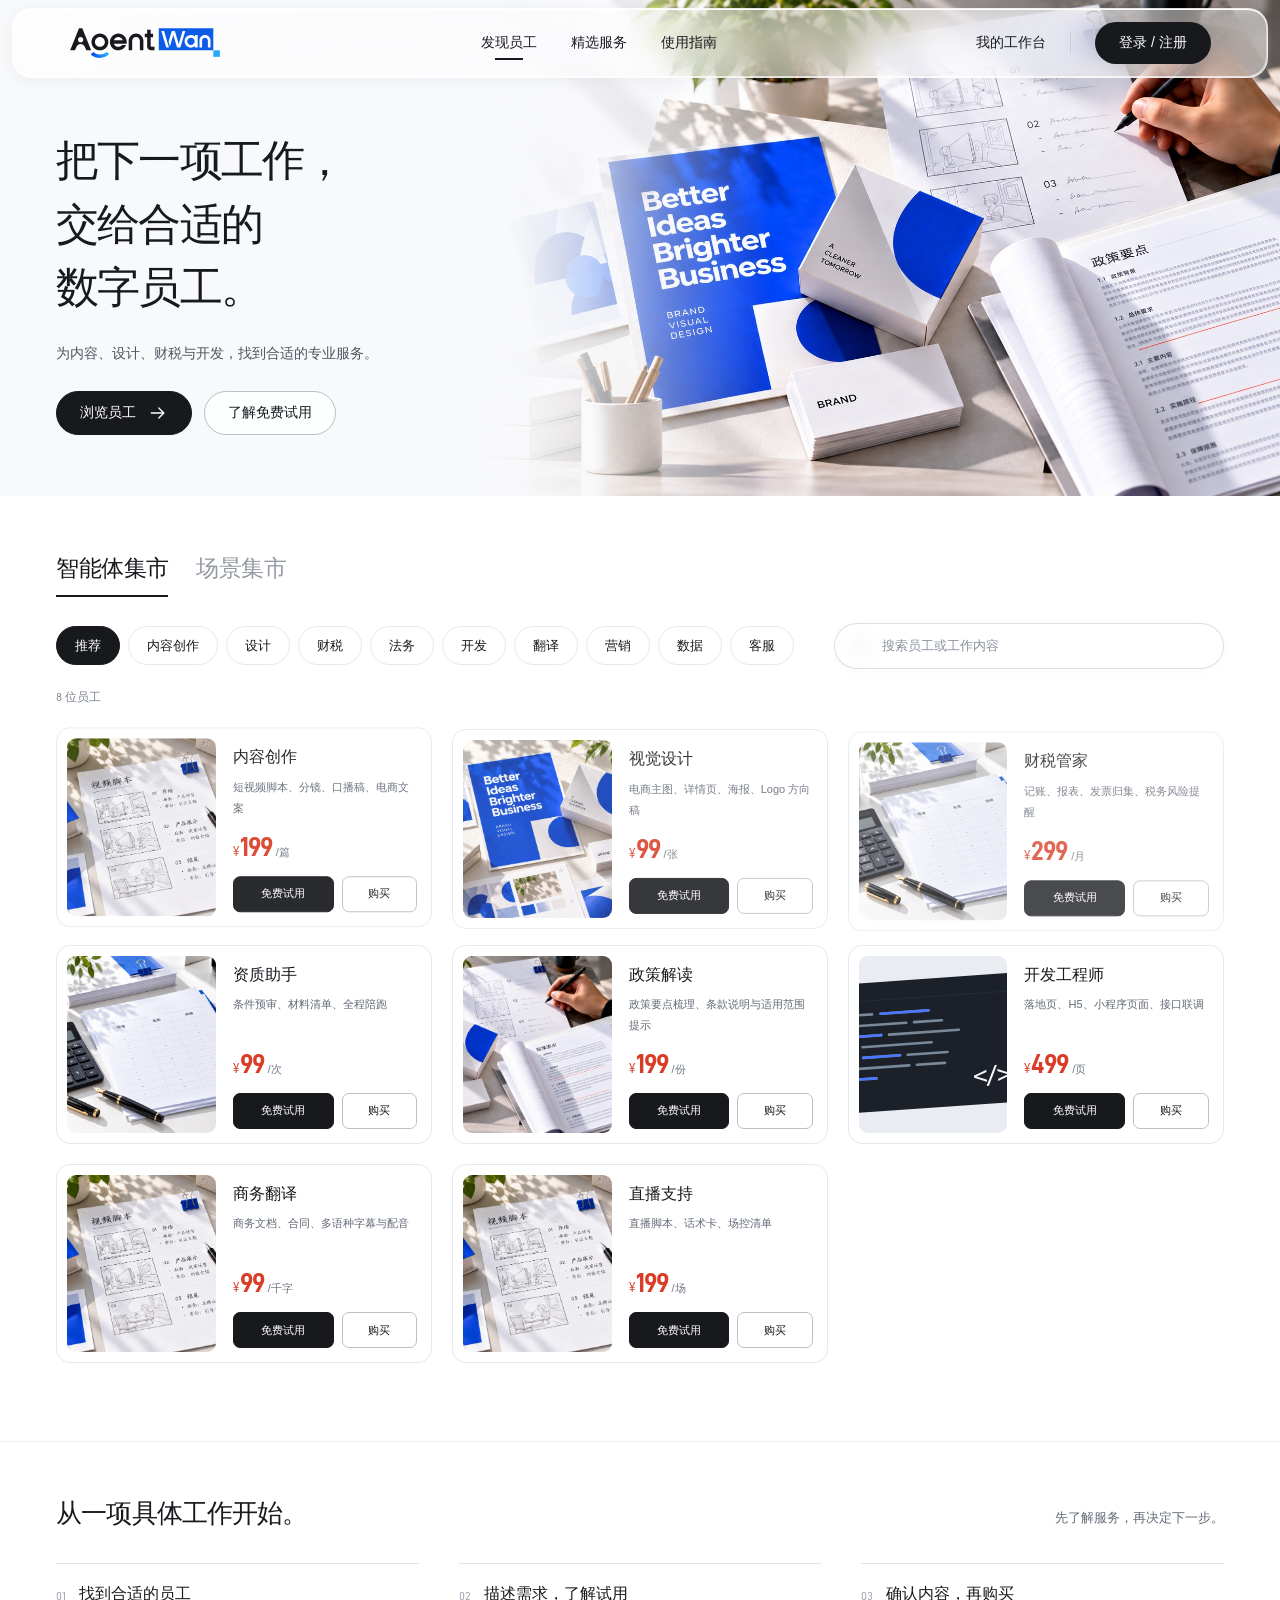
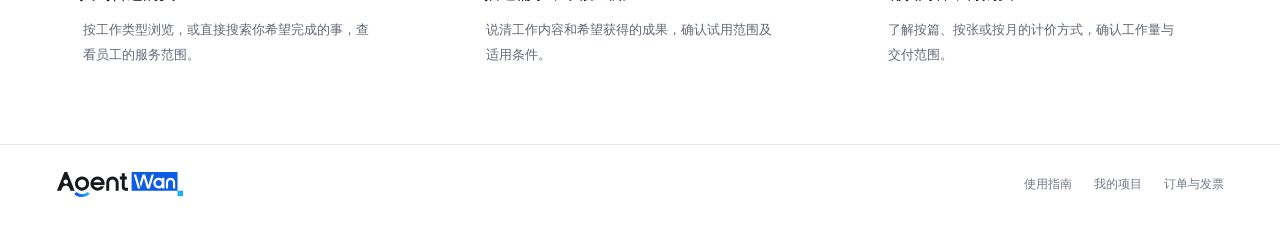
<file: index.html>
<!doctype html>
<html lang="zh-CN">
<head>
  <meta charset="utf-8"><meta name="viewport" content="width=device-width,initial-scale=1">
  <meta name="description" content="从内容创作、视觉设计到政策解读，为下一项工作找到合适的数字员工。">
  <meta name="theme-color" content="#f8f9fb"><title>智能体集市 · 找到合适的数字员工</title>
  <link rel="icon" href="assets/favicon.svg" type="image/svg+xml">
  <link rel="preload" href="assets/hero.jpg" as="image"><link rel="stylesheet" href="styles.css"><link rel="stylesheet" href="scenes.css">
  <script src="vendor/gsap.min.js" defer></script><script src="vendor/ScrollTrigger.min.js" defer></script>
  <script src="catalog.js" defer></script><script src="app.js" defer></script><script src="scenes.js" defer></script><script src="motion.js" defer></script>
</head>
<body>
<svg width="0" height="0" aria-hidden="true" style="position:absolute;pointer-events:none"><defs><filter id="glass-refraction" x="0" y="0" width="100%" height="100%" color-interpolation-filters="sRGB"><feTurbulence type="fractalNoise" baseFrequency=".012 .04" numOctaves="1" seed="8" result="noise"/><feGaussianBlur in="noise" stdDeviation="2" result="softNoise"/><feDisplacementMap in="SourceGraphic" in2="softNoise" scale="5" xChannelSelector="R" yChannelSelector="G"/></filter></defs></svg>
<a class="skip-link" href="#employees">跳转到员工目录</a>
<header class="site-header">
  <a class="wordmark" href="#hero" aria-label="智能体集市首页"><img src="assets/agentwan.svg" alt="AgentWan" width="152" height="33"></a>
  <nav class="main-nav" aria-label="主导航"><a href="#employees" data-nav="discover" class="is-active" aria-current="location">发现员工</a><a href="#featured" data-nav="featured">精选服务</a><a href="#how-it-works" data-nav="guide">使用指南</a></nav>
  <div class="account-nav"><a href="workspace.html">我的工作台</a><span class="nav-divider" aria-hidden="true"></span><button class="login-button" data-action="account">登录 / 注册</button></div>
</header>
<main>
  <section class="hero" id="hero" aria-labelledby="hero-title">
    <div class="hero-layout">
      <div class="hero-content">
        <h1 class="hero-title" id="hero-title" data-hero-title><span data-title-line>把下一项工作，</span><span data-title-line>交给合适的</span><span data-title-line>数字员工。</span></h1>
        <p class="hero-subtitle" data-hero-copy>为内容、设计、财税与开发，<br class="mobile-break">找到合适的专业服务。</p>
        <div class="hero-actions" data-hero-actions><a class="button button-primary" href="#employees">浏览员工 <svg viewBox="0 0 24 24" aria-hidden="true"><path d="M4 12h15M13 6l6 6-6 6"/></svg></a><a class="button button-secondary" href="#how-it-works">了解免费试用</a></div>
      </div>
      <div class="hero-visual" data-hero-visual><img src="assets/hero.jpg" width="1642" height="958" alt="蓝色视觉设计稿、手写分镜与政策解读材料组成的工作成果画廊" fetchpriority="high" decoding="async"></div>
    </div>
  </section>
  <section class="catalog-section" id="employees" aria-label="智能体与场景集市">
    <span class="section-anchor" id="featured" aria-hidden="true"></span><div id="marketplace-tabs" class="marketplace-tabs" role="tablist" aria-label="选择集市"><button id="tab-agents" role="tab" type="button" data-market-tab="agents" aria-selected="true" aria-controls="agent-panel" class="is-active">智能体集市</button><button id="tab-scenes" role="tab" type="button" data-market-tab="scenes" aria-selected="false" aria-controls="scenario-panel" tabindex="-1">场景集市</button></div><div id="agent-panel" role="tabpanel" aria-labelledby="tab-agents">
    <div class="catalog-toolbar"><div class="category-filters" id="category-filters" role="group" aria-label="按服务类型筛选"><button type="button" data-category="all" class="is-active" aria-pressed="true">推荐</button><button type="button" data-category="内容创作" class="" aria-pressed="false">内容创作</button><button type="button" data-category="设计" class="" aria-pressed="false">设计</button><button type="button" data-category="财税" class="" aria-pressed="false">财税</button><button type="button" data-category="法务" class="" aria-pressed="false">法务</button><button type="button" data-category="开发" class="" aria-pressed="false">开发</button><button type="button" data-category="翻译" class="" aria-pressed="false">翻译</button><button type="button" data-category="营销" class="" aria-pressed="false">营销</button><button type="button" data-category="数据" class="" aria-pressed="false">数据</button><button type="button" data-category="客服" class="" aria-pressed="false">客服</button></div><label class="search-wrap"><span class="sr-only">搜索员工或工作内容</span><svg viewBox="0 0 24 24" aria-hidden="true"><circle cx="10.5" cy="10.5" r="6.5"/><path d="m16 16 4 4"/></svg><input type="search" id="role-search" placeholder="搜索员工或工作内容" autocomplete="off"></label></div><p class="result-count" id="result-count" aria-live="polite">8 位员工</p>
    <div class="role-grid" id="role-grid"><article class="role-card" data-category="内容创作" data-name="内容创作" data-description="短视频脚本、分镜、口播稿、电商文案">
  <button class="role-cover cover-content" data-action="details" data-role="content" aria-label="了解内容创作"><img src="assets/work-content.jpg" alt="内容创作工作素材" width="480" height="360" loading="eager" decoding="async"></button>
  <div class="role-info"><button class="role-title" data-action="details" data-role="content">内容创作</button><p class="role-description">短视频脚本、分镜、口播稿、电商文案</p><p class="role-price"><span class="currency">¥</span>199<span class="unit">/篇</span></p><div class="role-actions"><button class="button button-primary" data-action="trial" data-role="content">免费试用</button><button class="button button-secondary" data-action="buy" data-role="content">购买</button></div></div>
</article>
<article class="role-card" data-category="设计" data-name="视觉设计" data-description="电商主图、详情页、海报、Logo 方向稿">
  <button class="role-cover cover-design" data-action="details" data-role="design" aria-label="了解视觉设计"><img src="assets/work-design.jpg" alt="视觉设计工作素材" width="480" height="360" loading="eager" decoding="async"></button>
  <div class="role-info"><button class="role-title" data-action="details" data-role="design">视觉设计</button><p class="role-description">电商主图、详情页、海报、Logo 方向稿</p><p class="role-price"><span class="currency">¥</span>99<span class="unit">/张</span></p><div class="role-actions"><button class="button button-primary" data-action="trial" data-role="design">免费试用</button><button class="button button-secondary" data-action="buy" data-role="design">购买</button></div></div>
</article>
<article class="role-card" data-category="财税" data-name="财税管家" data-description="记账、报表、发票归集、税务风险提醒">
  <button class="role-cover cover-finance" data-action="details" data-role="finance" aria-label="了解财税管家"><img src="assets/work-finance.jpg" alt="财税管家工作素材" width="480" height="360" loading="eager" decoding="async"></button>
  <div class="role-info"><button class="role-title" data-action="details" data-role="finance">财税管家</button><p class="role-description">记账、报表、发票归集、税务风险提醒</p><p class="role-price"><span class="currency">¥</span>299<span class="unit">/月</span></p><div class="role-actions"><button class="button button-primary" data-action="trial" data-role="finance">免费试用</button><button class="button button-secondary" data-action="buy" data-role="finance">购买</button></div></div>
</article>
<article class="role-card" data-category="资质" data-name="资质助手" data-description="条件预审、材料清单、全程陪跑">
  <button class="role-cover cover-qualification" data-action="details" data-role="qualification" aria-label="了解资质助手"><img src="assets/work-finance.jpg" alt="资质助手工作素材" width="480" height="360" loading="lazy" decoding="async"></button>
  <div class="role-info"><button class="role-title" data-action="details" data-role="qualification">资质助手</button><p class="role-description">条件预审、材料清单、全程陪跑</p><p class="role-price"><span class="currency">¥</span>99<span class="unit">/次</span></p><div class="role-actions"><button class="button button-primary" data-action="trial" data-role="qualification">免费试用</button><button class="button button-secondary" data-action="buy" data-role="qualification">购买</button></div></div>
</article>
<article class="role-card" data-category="法务" data-name="政策解读" data-description="政策要点梳理、条款说明与适用范围提示">
  <button class="role-cover cover-legal" data-action="details" data-role="legal" aria-label="了解政策解读"><img src="assets/hero.jpg" alt="政策解读工作素材" width="480" height="360" loading="lazy" decoding="async"></button>
  <div class="role-info"><button class="role-title" data-action="details" data-role="legal">政策解读</button><p class="role-description">政策要点梳理、条款说明与适用范围提示</p><p class="role-price"><span class="currency">¥</span>199<span class="unit">/份</span></p><div class="role-actions"><button class="button button-primary" data-action="trial" data-role="legal">免费试用</button><button class="button button-secondary" data-action="buy" data-role="legal">购买</button></div></div>
</article>
<article class="role-card" data-category="开发" data-name="开发工程师" data-description="落地页、H5、小程序页面、接口联调">
  <button class="role-cover cover-development" data-action="details" data-role="development" aria-label="了解开发工程师"><img src="assets/work-development.svg" alt="开发工程师工作素材" width="480" height="360" loading="lazy" decoding="async"></button>
  <div class="role-info"><button class="role-title" data-action="details" data-role="development">开发工程师</button><p class="role-description">落地页、H5、小程序页面、接口联调</p><p class="role-price"><span class="currency">¥</span>499<span class="unit">/页</span></p><div class="role-actions"><button class="button button-primary" data-action="trial" data-role="development">免费试用</button><button class="button button-secondary" data-action="buy" data-role="development">购买</button></div></div>
</article>
<article class="role-card" data-category="翻译" data-name="商务翻译" data-description="商务文档、合同、多语种字幕与配音">
  <button class="role-cover cover-translation" data-action="details" data-role="translation" aria-label="了解商务翻译"><img src="assets/work-content.jpg" alt="商务翻译工作素材" width="480" height="360" loading="lazy" decoding="async"></button>
  <div class="role-info"><button class="role-title" data-action="details" data-role="translation">商务翻译</button><p class="role-description">商务文档、合同、多语种字幕与配音</p><p class="role-price"><span class="currency">¥</span>99<span class="unit">/千字</span></p><div class="role-actions"><button class="button button-primary" data-action="trial" data-role="translation">免费试用</button><button class="button button-secondary" data-action="buy" data-role="translation">购买</button></div></div>
</article>
<article class="role-card" data-category="营销" data-name="直播支持" data-description="直播脚本、话术卡、场控清单">
  <button class="role-cover cover-live" data-action="details" data-role="live" aria-label="了解直播支持"><img src="assets/work-content.jpg" alt="直播支持工作素材" width="480" height="360" loading="lazy" decoding="async"></button>
  <div class="role-info"><button class="role-title" data-action="details" data-role="live">直播支持</button><p class="role-description">直播脚本、话术卡、场控清单</p><p class="role-price"><span class="currency">¥</span>199<span class="unit">/场</span></p><div class="role-actions"><button class="button button-primary" data-action="trial" data-role="live">免费试用</button><button class="button button-secondary" data-action="buy" data-role="live">购买</button></div></div>
</article></div>
    <div class="empty-state" id="empty-state" hidden><h3>暂时没有找到合适的员工</h3><p>换个关键词，或者看看其他工作类型。</p><button class="button button-secondary" id="reset-search">查看全部员工</button></div>


    </div><div id="scenario-panel" role="tabpanel" aria-labelledby="tab-scenes" hidden></div>
  </section>
  <section class="how-section" id="how-it-works" aria-labelledby="how-title" data-reveal>
    <div class="how-heading"><h2 id="how-title">从一项具体工作开始。</h2><p>先了解服务，再决定下一步。</p></div>
    <div class="how-grid">
      <div class="how-step"><h3><span class="step-num">01</span>找到合适的员工</h3><p>按工作类型浏览，或直接搜索你希望完成的事，查看员工的服务范围。</p></div>
      <div class="how-step"><h3><span class="step-num">02</span>描述需求，了解试用</h3><p>说清工作内容和希望获得的成果，确认试用范围及适用条件。</p></div>
      <div class="how-step"><h3><span class="step-num">03</span>确认内容，再购买</h3><p>了解按篇、按张或按月的计价方式，确认工作量与交付范围。</p></div>
    </div>
  </section>
</main>
<footer class="site-footer"><a class="footer-wordmark" href="#hero"><img src="assets/agentwan.svg" alt="AgentWan" width="152" height="33"></a><div class="footer-links"><button data-action="guide">使用指南</button><button data-action="account">我的项目</button><button data-action="account">订单与发票</button></div></footer>
<dialog class="service-dialog" id="service-dialog" aria-labelledby="dialog-title"><button class="dialog-close" data-close-dialog aria-label="关闭对话框"><svg viewBox="0 0 24 24" aria-hidden="true"><path d="m6 6 12 12M18 6 6 18"/></svg></button><div id="dialog-body"></div></dialog>
<div class="toast" id="toast" role="status" hidden></div>
</body></html>
</file>
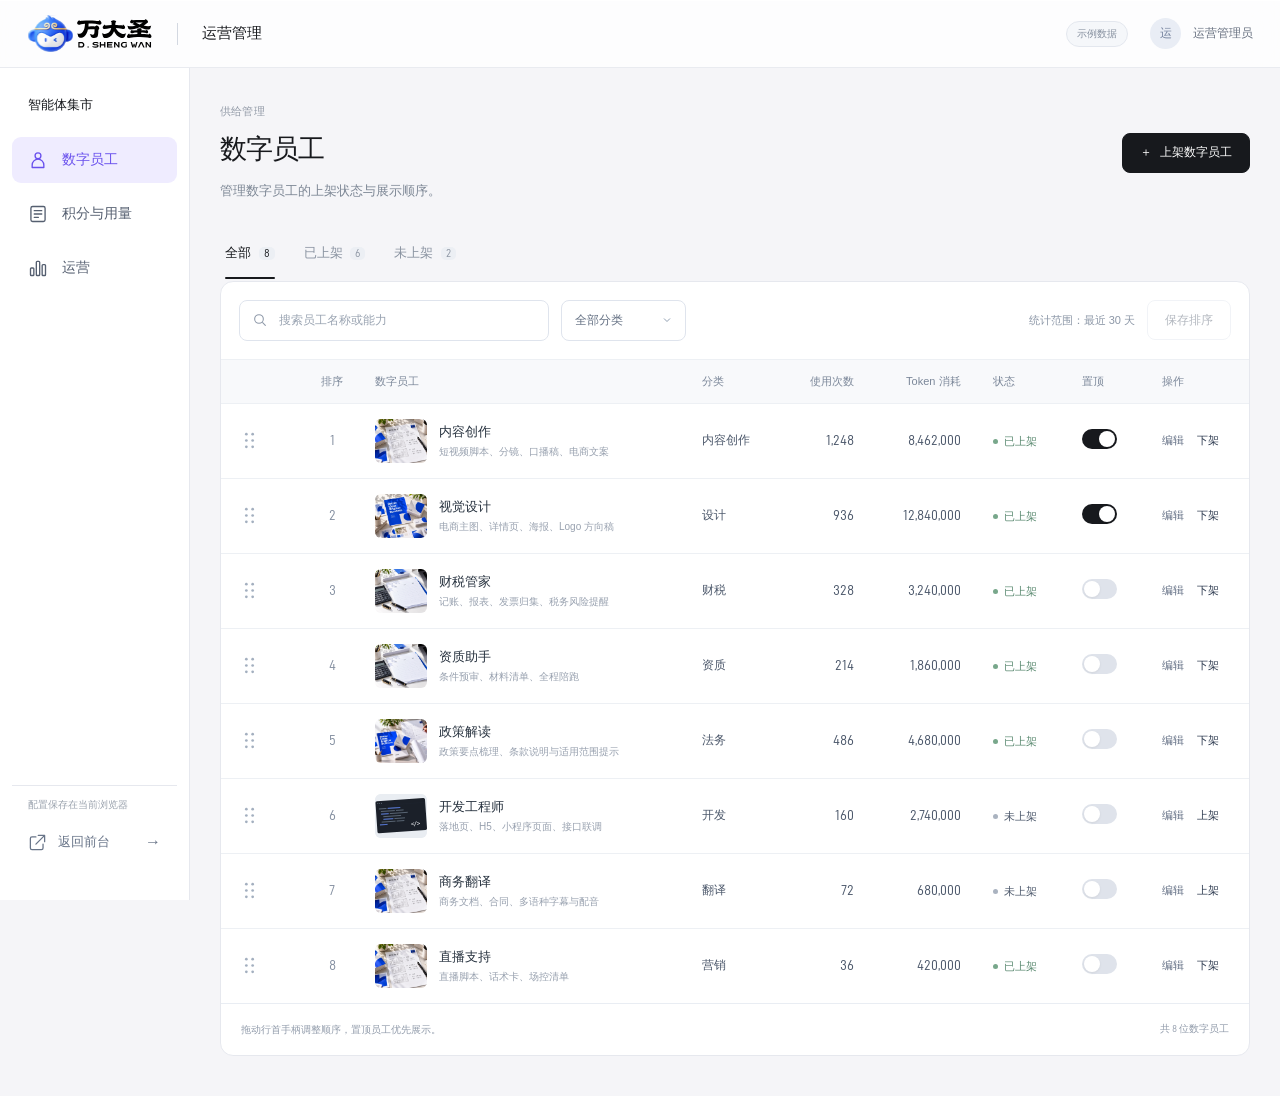
<file: admin/index.html>
<!doctype html>
<html lang="zh-CN">
<head>
  <meta charset="utf-8"><meta name="viewport" content="width=device-width,initial-scale=1">
  <meta name="theme-color" content="#f5f5f8"><meta name="description" content="管理数字员工、企业积分和集市 Banner。">
  <title>数字员工 · 万大圣运营管理</title>
  <link rel="icon" href="../embedded/assets/wdsheng/favicon.ico">
  <link rel="stylesheet" href="admin.css?v=a93162895a">
  <link rel="stylesheet" href="billing-entitlements.css?v=4edded2f40">
  <script src="../embedded/catalog.js?v=9ac908d0ac" defer></script><script src="ops-store.js?v=f1a9fa2be6" defer></script><script src="billing-data.js?v=158d28e7dd" defer></script><script src="admin-billing.js?v=f1f9e6cc4d" defer></script><script src="admin.js?v=014c4395ef" defer></script>
</head>
<body>
<a class="skip-link" href="#main-content">跳转到管理内容</a>
<header class="app-header"><a class="brand" href="../embedded/" aria-label="万大圣，查看前台"><img src="../embedded/assets/wdsheng/platform-logo.svg" alt="万大圣" width="118" height="48"></a><span class="header-divider"></span><span class="header-title">运营管理</span><div class="header-account"><span class="sample-badge" title="配置保存在当前浏览器，积分与用量为示例数据">示例数据</span><span class="account-mark" aria-hidden="true">运</span><span>运营管理员</span></div></header>
<aside class="primary-sidebar"><p class="sidebar-label">智能体集市</p><nav class="primary-nav" aria-label="运营管理菜单"><a href="#employees" data-view="employees" class="is-active" aria-current="page"><svg viewBox="0 0 24 24" aria-hidden="true"><circle cx="12" cy="7" r="3.5"/><path d="M5 21v-3a7 7 0 0 1 14 0v3Z"/></svg>数字员工</a><a href="#billing" data-view="billing"><svg viewBox="0 0 24 24" aria-hidden="true"><rect x="3.5" y="3" width="17" height="18" rx="2"/><path d="M7.5 8h9M7.5 12h9M7.5 16h5"/></svg>积分与用量</a><a href="#operations" data-view="operations"><svg viewBox="0 0 24 24" aria-hidden="true"><rect x="3" y="12" width="4" height="9" rx="1"/><rect x="10" y="4" width="4" height="17" rx="1"/><rect x="17" y="8" width="4" height="13" rx="1"/></svg>运营</a></nav><div class="sidebar-footer"><p class="sidebar-footnote">配置保存在当前浏览器</p><a class="frontend-link" href="../embedded/"><svg viewBox="0 0 24 24" aria-hidden="true"><path d="M10 5H5a2 2 0 0 0-2 2v12a2 2 0 0 0 2 2h12a2 2 0 0 0 2-2v-5M13 3h8v8M21 3 10 14"/></svg><span>返回前台</span><span class="sidebar-entry-arrow" aria-hidden="true">→</span></a></div></aside>
<aside class="company-sidebar" id="company-sidebar" aria-label="切换企业" hidden><div class="company-panel-heading"><h2>企业</h2><span id="company-count" class="numeric">6</span></div><label class="search-control company-search"><svg viewBox="0 0 24 24" aria-hidden="true"><circle cx="10.5" cy="10.5" r="6.5"/><path d="m16 16 4 4"/></svg><span class="sr-only">搜索企业名称</span><input id="company-search" type="search" placeholder="搜索企业名称"></label><div id="company-list" class="company-list"></div><p id="company-result-count" class="company-result-count"></p></aside>
<main class="main-content" id="main-content" tabindex="-1">
  <section id="view-employees" class="page-view" aria-labelledby="employees-title"><div class="page-heading"><div><p class="eyebrow">供给管理</p><h1 id="employees-title">数字员工</h1><p>管理数字员工的上架状态与展示顺序。</p></div><button class="button primary" id="add-employee"><span aria-hidden="true">＋</span> 上架数字员工</button></div><div class="page-tabs" id="employee-status-tabs" role="group" aria-label="按上架状态筛选"><button class="is-active" data-status="all">全部 <span id="employee-total" class="numeric">8</span></button><button data-status="published">已上架 <span id="employee-published" class="numeric">6</span></button><button data-status="unpublished">未上架 <span id="employee-unpublished" class="numeric">2</span></button></div><div class="table-panel"><div class="table-toolbar"><label class="search-control"><svg viewBox="0 0 24 24" aria-hidden="true"><circle cx="10.5" cy="10.5" r="6.5"/><path d="m16 16 4 4"/></svg><span class="sr-only">搜索员工名称或能力</span><input id="employee-search" type="search" placeholder="搜索员工名称或能力"></label><label class="select-control"><span class="sr-only">筛选员工分类</span><select id="employee-category"><option value="all">全部分类</option></select></label><div class="toolbar-spacer"></div><span class="period-label">统计范围：最近 30 天</span><button class="button secondary" id="save-employee-order" disabled>保存排序</button></div><div class="table-scroll"><table class="management-table employee-table"><thead><tr><th class="drag-col"><span class="sr-only">拖拽排序</span></th><th class="order-col">排序</th><th>数字员工</th><th>分类</th><th class="align-right">使用次数</th><th class="align-right">Token 消耗</th><th>状态</th><th>置顶</th><th>操作</th></tr></thead><tbody id="employee-rows" data-sort="employees"></tbody></table></div><div id="employee-empty" class="empty-state" hidden><h3>没有找到匹配的数字员工</h3><p>换个关键词或分类再试试。</p></div><div class="table-footer"><p id="employee-sort-note">拖动行首手柄调整顺序，置顶员工优先展示。</p><span id="employee-result-count" class="numeric"></span></div></div></section>
  <section id="view-billing" class="page-view" aria-labelledby="billing-title" hidden><div class="page-heading"><div><p class="eyebrow">积分与用量 / 企业积分</p><h1 id="billing-title">积分与用量</h1><p class="company-title"><strong id="selected-company-name">云杉科技有限公司</strong><span id="selected-company-id" class="numeric">ENT-1001</span></p></div><button class="button secondary" id="export-billing"><svg viewBox="0 0 24 24" aria-hidden="true"><path d="M14 3H5v18h14V8Z"/><path d="M14 3v5h5M8 12h8M8 16h6"/></svg>导出明细</button></div><div class="metric-grid"><article class="metric-card"><h2>可用积分</h2><p class="metric-value numeric" id="available-points">8,640 <small>点</small></p><p>当前企业可用余额</p></article><article class="metric-card"><h2>累计获得</h2><p class="metric-value numeric" id="earned-points">10,000 <small>点</small></p><p>额度发放与入账</p></article><article class="metric-card"><h2>累计消耗</h2><p class="metric-value numeric" id="spent-points">1,360 <small>点</small></p><p>数字员工服务使用</p></article><article class="metric-card"><h2>累计 Token 用量</h2><p class="metric-value numeric" id="total-tokens">85,600</p><p>模型调用用量</p></article></div><section id="billing-entitlements" class="billing-entitlements" aria-label="套餐与积分权益"></section><div class="page-tabs billing-tabs" id="billing-tabs" role="group" aria-label="选择明细类型"><button data-billing-tab="ledger" class="is-active">积分流水</button><button data-billing-tab="usage">Token 调用明细</button><span id="billing-record-count" class="numeric"></span></div><div class="table-panel"><div class="table-toolbar"><label class="select-control"><span class="sr-only">筛选时间范围</span><select id="billing-period"><option value="30">最近 30 天</option><option value="7">最近 7 天</option><option value="today">今天</option><option value="all">全部时间</option></select></label><label class="select-control"><span class="sr-only">筛选数字员工</span><select id="billing-employee"><option value="all">全部员工</option></select></label><label class="select-control" id="billing-type-control"><span class="sr-only">筛选流水类型</span><select id="billing-type"><option value="all">全部类型</option><option value="grant">额度发放</option><option value="consume">调用扣减</option></select></label><label class="search-control billing-search"><svg viewBox="0 0 24 24" aria-hidden="true"><circle cx="10.5" cy="10.5" r="6.5"/><path d="m16 16 4 4"/></svg><span class="sr-only">搜索流水号或工作内容</span><input id="billing-search" type="search" placeholder="搜索流水号或工作内容"></label></div><div class="table-scroll"><table class="management-table billing-table"><thead id="billing-table-head"></thead><tbody id="billing-rows"></tbody></table></div><div id="billing-empty" class="empty-state" hidden><h3>没有符合条件的记录</h3><p>调整时间、员工或关键词后再查看。</p></div><div class="table-footer"><span id="billing-footer-count" class="numeric"></span><span>积分与 Token 用量分别记录</span></div></div><p class="content-note">积分用于数字员工服务，Token 用于记录模型用量；当前为示例数据。</p></section>
  <section id="view-operations" class="page-view" aria-labelledby="operations-title" hidden><div class="page-heading"><div><p class="eyebrow">内容运营</p><h1 id="operations-title">Banner 管理</h1><p>配置集市顶部的推荐内容与跳转员工。</p></div><button class="button primary" id="add-banner"><span aria-hidden="true">＋</span> 新增 Banner</button></div><div class="table-panel banner-panel"><div class="table-toolbar"><label class="select-control"><span class="sr-only">筛选展示位置</span><select id="banner-position"><option value="all">全部展示位置</option><option value="agents-top">智能体集市顶部</option><option value="scenes-top">场景集市顶部</option></select></label><label class="select-control"><span class="sr-only">筛选 Banner 状态</span><select id="banner-status"><option value="all">全部状态</option><option value="enabled">已启用</option><option value="disabled">未启用</option></select></label><label class="search-control"><svg viewBox="0 0 24 24" aria-hidden="true"><circle cx="10.5" cy="10.5" r="6.5"/><path d="m16 16 4 4"/></svg><span class="sr-only">搜索 Banner 名称</span><input id="banner-search" type="search" placeholder="搜索 Banner 名称"></label><div class="toolbar-spacer"></div><button class="button secondary" id="save-banner-order" disabled>保存排序</button></div><div class="table-scroll"><table class="management-table banner-table"><thead><tr><th class="drag-col"><span class="sr-only">拖拽排序</span></th><th class="order-col">排序</th><th>Banner</th><th>展示位置</th><th>关联员工</th><th>状态</th><th>操作</th></tr></thead><tbody id="banner-rows" data-sort="banners"></tbody></table></div><div id="banner-empty" class="empty-state" hidden><h3>没有找到匹配的 Banner</h3><p>换个筛选条件，或新增一张 Banner。</p></div><div class="table-footer"><p id="banner-sort-note">拖动行首手柄调整同一运营位内的顺序。</p><span id="banner-result-count" class="numeric"></span></div></div></section>
  <p class="page-error" id="page-error" role="alert" hidden></p>
</main>
<dialog class="editor-dialog employee-editor" id="employee-dialog" aria-labelledby="employee-dialog-title"><form id="employee-form"><header class="dialog-heading"><div><p class="eyebrow">数字员工</p><h2 id="employee-dialog-title">上架数字员工</h2></div><button type="button" class="icon-button" data-close="employee-dialog" aria-label="关闭员工编辑">×</button></header><div class="dialog-body"><input type="hidden" id="employee-id"><div class="form-grid"><label class="field">员工名称<input id="employee-name" required maxlength="40" placeholder="例如：内容创作"></label><label class="field">分类<input id="employee-category-input" required maxlength="20" list="employee-category-options" placeholder="选择或输入分类"><datalist id="employee-category-options"></datalist></label><label class="field full-width">能力简介<textarea id="employee-description" required rows="3" maxlength="160" placeholder="简要描述这位数字员工可以完成的工作"></textarea></label><label class="field full-width">封面图片<input id="employee-image" required placeholder="图片地址，或使用下方上传"><span class="field-hint">PNG、JPG 或 WebP，文件不超过 2 MB。</span></label><div class="field full-width upload-row"><label class="button secondary file-label">上传图片<input type="file" id="employee-upload" accept="image/png,image/jpeg,image/webp" hidden></label><img id="employee-cover-preview" alt="员工封面预览" width="96" height="64"></div><label class="checkbox-field"><input id="employee-published-input" type="checkbox" checked>立即上架</label><label class="checkbox-field"><input id="employee-pinned-input" type="checkbox">置顶展示</label></div><p class="form-error" id="employee-form-error" role="alert" hidden></p></div><footer class="dialog-footer"><button class="button secondary" type="button" data-close="employee-dialog">取消</button><button class="button primary" type="submit">保存</button></footer></form></dialog>
<dialog class="editor-dialog banner-editor" id="banner-dialog" aria-labelledby="banner-dialog-title"><form id="banner-form"><header class="dialog-heading"><div><p class="eyebrow">运营内容</p><h2 id="banner-dialog-title">编辑 Banner</h2></div><button type="button" class="icon-button" data-close="banner-dialog" aria-label="关闭 Banner 编辑">×</button></header><div class="banner-editor-body"><div class="banner-editor-fields"><input id="banner-id" type="hidden"><label class="field">Banner 名称<input id="banner-name" required maxlength="50" placeholder="运营列表内的识别名称"></label><label class="field">主标题<textarea id="banner-title" required rows="2" maxlength="70" placeholder="把下一项工作，交给合适的数字员工。"></textarea></label><label class="field">补充说明<input id="banner-subtitle" maxlength="100" placeholder="从文案、设计到政策解读，点开就能开始。"></label><label class="field">图片地址<input id="banner-image" required placeholder="图片地址或上传文件"></label><div class="upload-row"><label class="button secondary file-label">更换图片<input id="banner-upload" type="file" accept="image/png,image/jpeg,image/webp" hidden></label><span class="field-hint">PNG / JPG / WebP · 最大 2 MB</span></div><div class="form-grid compact"><label class="field">展示位置<select id="banner-position-input"><option value="agents-top">智能体集市顶部</option><option value="scenes-top">场景集市顶部</option></select></label><label class="field">跳转数字员工<select id="banner-target" required></select></label></div><label class="checkbox-field"><input id="banner-enabled" type="checkbox" checked>启用此 Banner</label><p class="form-error" id="banner-form-error" role="alert" hidden></p></div><div class="banner-preview-column"><div class="preview-label"><span>前台预览</span><span>约 4:1</span></div><div class="banner-live-preview"><img id="banner-preview-image" alt="Banner 图片预览"><div class="banner-preview-fade"></div><div class="banner-preview-copy"><h3 id="banner-preview-title"></h3><p id="banner-preview-subtitle"></p><span class="preview-cta">开始使用 <span aria-hidden="true">→</span></span></div></div><p class="preview-note">标题和图片会实时更新；完整效果可在前台查看。</p><a class="inline-link" href="../embedded/" target="_blank" rel="noopener">打开前台预览 ↗</a></div></div><footer class="dialog-footer"><button class="button secondary" type="button" data-close="banner-dialog">取消</button><button class="button primary" type="submit">保存</button></footer></form></dialog>
<dialog class="confirm-dialog" id="confirm-dialog" aria-labelledby="confirm-title"><h2 id="confirm-title">确认操作</h2><p id="confirm-copy"></p><div class="confirm-actions"><button type="button" class="button secondary" id="confirm-cancel">取消</button><button type="button" class="button primary" id="confirm-accept">确认</button></div></dialog>
<div class="toast" id="admin-toast" role="status" aria-live="polite" hidden></div><noscript><p class="noscript">请启用 JavaScript 后使用运营管理。</p></noscript>
</body></html>
</file>
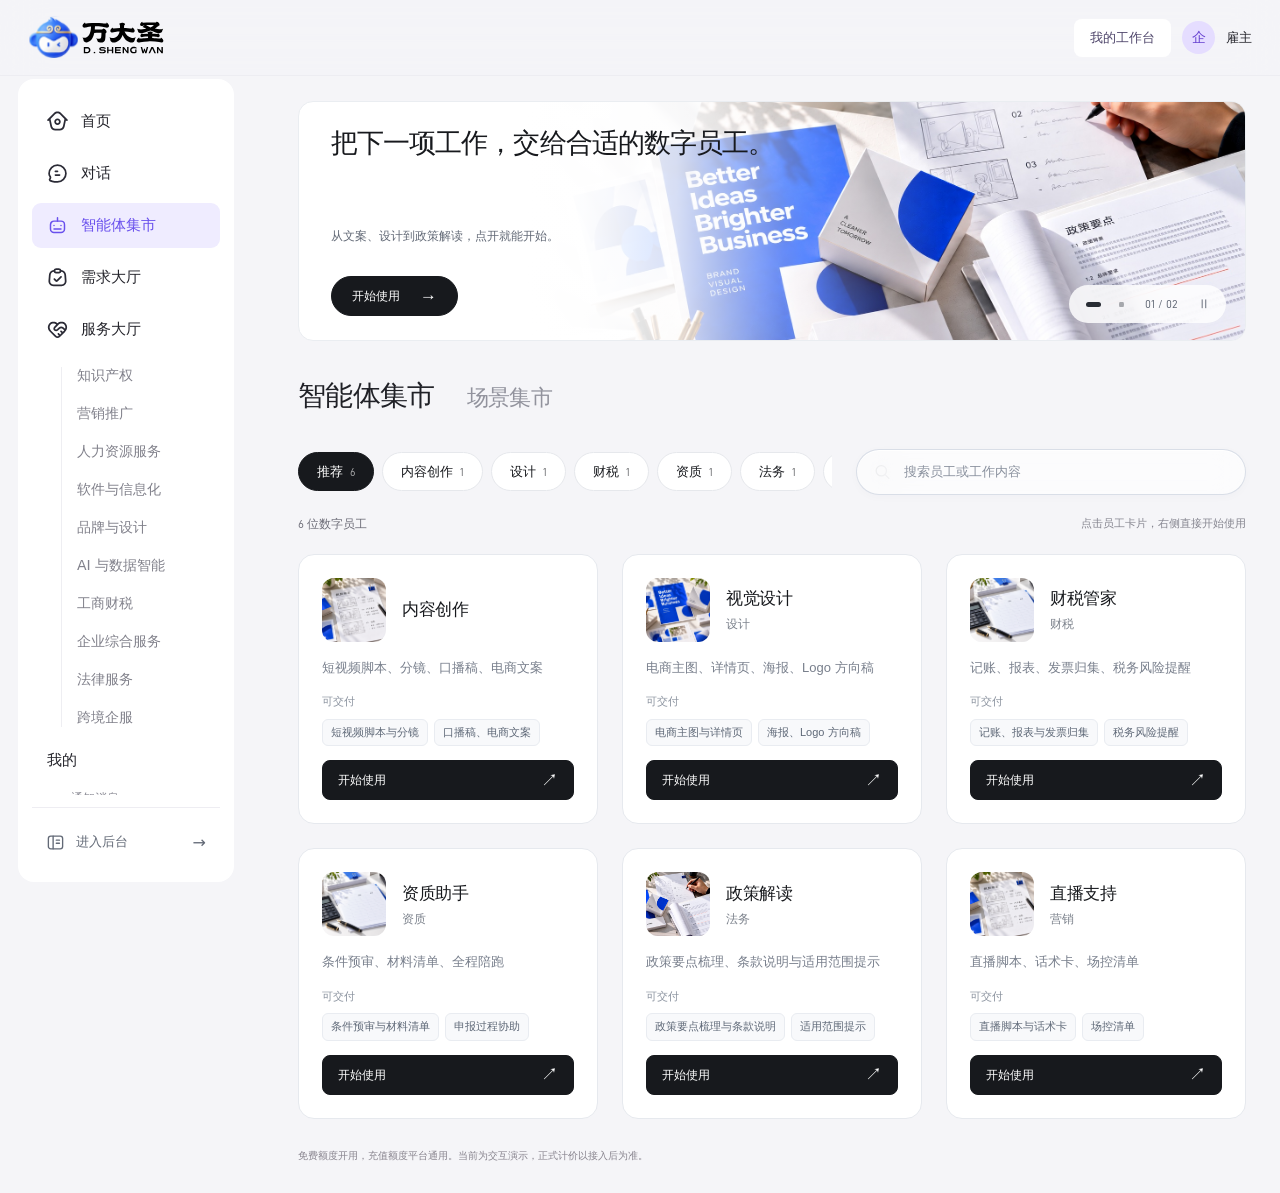
<file: embedded/index.html>
<!doctype html>
<html lang="zh-CN">
<head>
  <meta charset="utf-8">
  <meta name="viewport" content="width=device-width,initial-scale=1">
  <meta name="theme-color" content="#f5f5f8">
  <meta name="description" content="在智能体集市找到合适的数字员工，直接开始工作。">
  <title>智能体集市 · 万大圣</title>
  <link rel="icon" href="assets/wdsheng/favicon.ico">
  <link rel="stylesheet" href="embedded.css?v=64100b362d">
  <link rel="stylesheet" href="legacy-market.css?v=2a36075b56">
  <link rel="stylesheet" href="legacy-scenes.css?v=3007a1046d">
  <link rel="stylesheet" href="embedded-layout.css?v=af741e1d9b">
  <link rel="stylesheet" href="marketplace-banner.css?v=189e5893d1">
  <link rel="stylesheet" href="drawer-ui.css?v=45f04a5665">
  <script src="catalog.js?v=9ac908d0ac" defer></script>
  <script src="../admin/ops-store.js?v=f1a9fa2be6" defer></script>
  <script src="workspace-examples.js?v=a9755461c5" defer></script>
  <script src="embedded-store.js?v=a1d183c111" defer></script>
  <script src="scene-catalog.js?v=b0f39a9445" defer></script>
  <script src="embedded.js?v=0d2fbf59a8" defer></script>
  <script src="marketplace-banner.js?v=5975ab8f99" defer></script>
</head>
<body>
  <a class="skip-link" href="#marketplace-main">跳转到智能体集市</a>
  <header class="host-header">
    <div class="host-brand"><img src="assets/wdsheng/platform-logo.svg" width="137" height="56" alt="万大圣"></div>
    <div class="host-account"><button type="button" data-view="workspace" aria-controls="view-workspace" aria-pressed="false">我的工作台</button><span class="account-avatar" aria-hidden="true">企</span><span>雇主</span></div>
  </header>

  <aside class="host-sidebar" aria-label="万大圣导航">
    <div class="host-sidebar-content">
    <ul class="host-menu">
      <li class="host-menu-item"><img class="host-menu-icon" src="assets/wdsheng/nav-home.svg" alt=""><span>首页</span></li>
      <li class="host-menu-item"><img class="host-menu-icon" src="assets/wdsheng/nav-chat.svg" alt=""><span>对话</span></li>
      <li class="host-menu-item is-current" aria-current="page"><svg viewbox="0 0 24 24" aria-hidden="true"><rect x="4" y="7" width="16" height="13" rx="4"></rect><path d="M12 3v4M8 12h.01M16 12h.01M8 16h8"></path></svg><span>智能体集市</span></li>
      <li class="host-menu-item"><img class="host-menu-icon" src="assets/wdsheng/nav-demand.svg" alt=""><span>需求大厅</span></li>
      <li class="host-menu-item"><img class="host-menu-icon" src="assets/wdsheng/nav-service.svg" alt=""><span>服务大厅</span></li>
    </ul>
    <div class="host-categories" aria-label="服务分类"><span>知识产权</span><span>营销推广</span><span>人力资源服务</span><span>软件与信息化</span><span>品牌与设计</span><span>AI 与数据智能</span><span>工商财税</span><span>企业综合服务</span><span>法律服务</span><span>跨境企服</span></div>
    <div class="host-sidebar-bottom"><span>我的</span><small>通知消息</small></div>
    </div>
    <div class="host-sidebar-footer"><a class="workspace-entry" href="../admin/"><svg viewBox="0 0 24 24" aria-hidden="true"><rect x="3" y="4" width="18" height="16" rx="3"></rect><path d="M9 4v16M13 9h4M13 13h4"></path></svg><span>进入后台</span><span class="sidebar-entry-arrow" aria-hidden="true">→</span></a></div>
  </aside>

  <main class="marketplace-main host-main" id="marketplace-main">
    <section id="marketplace-banner" class="marketplace-banner" aria-label="集市推荐" aria-roledescription="轮播" hidden>
      <div class="marketplace-banner-visual"><img id="banner-image" src="assets/hero.jpg" width="1600" height="620" alt=""></div>
      <div class="marketplace-banner-copy"><h2 id="banner-title"></h2><p id="banner-subtitle"></p><button id="banner-action" type="button">开始使用 <span aria-hidden="true">→</span></button></div>
      <div class="banner-controls"><div id="banner-dots" class="banner-dots" aria-label="选择推荐内容"></div><span id="banner-counter" class="banner-counter"></span><button id="banner-pause" type="button" aria-label="暂停自动切换" aria-pressed="false"><span aria-hidden="true">Ⅱ</span></button></div>
    </section>

    <nav id="marketplace-tabs" class="market-tabs title-tabs" role="tablist" aria-label="切换集市"><button id="tab-agents" class="is-active" type="button" role="tab" data-view="agents" aria-selected="true" aria-controls="view-agents" tabindex="0">智能体集市</button><button id="tab-scenes" type="button" role="tab" data-view="scenes" aria-selected="false" aria-controls="view-scenes" tabindex="-1">场景集市</button></nav>
    <div id="workspace-heading" class="workspace-heading" hidden><button type="button" class="workspace-back" data-view="agents"><span aria-hidden="true">←</span> 返回集市</button><h1 id="workspace-title">我的工作台</h1></div>
    <p id="view-description" class="view-description">找到合适的数字员工，点开就能开始工作。</p>

    <section id="view-agents" role="tabpanel" aria-labelledby="tab-agents">
      <div class="catalog-toolbar"><div id="category-filters" class="category-filters" role="group" aria-label="员工分类"></div><label class="search-wrap"><svg viewbox="0 0 24 24" aria-hidden="true"><circle cx="10.5" cy="10.5" r="6.5"></circle><path d="m16 16 4 4"></path></svg><span class="sr-only">搜索员工或工作内容</span><input id="role-search" type="search" placeholder="搜索员工或工作内容" autocomplete="off"></label></div>
      <div class="catalog-meta"><span id="result-count" class="result-count" aria-live="polite">8 位员工</span><span>点击员工卡片，右侧直接开始使用</span></div>
      <div id="role-grid" class="role-grid"></div>
      <p id="empty-state" class="empty-state" hidden>暂时没有匹配的员工，试试其他关键词或分类。</p>
    </section>

    <section id="view-scenes" role="tabpanel" aria-labelledby="tab-scenes" hidden><div class="scenario-toolbar"><div class="category-filters scenario-filters" id="scene-filters" role="group" aria-label="按场景类型筛选"><button type="button" data-scene-category="all" class="is-active" aria-pressed="true">全部</button><button type="button" data-scene-category="sales" aria-pressed="false">销售增长</button></div><label class="search-wrap scenario-search"><svg viewbox="0 0 24 24" aria-hidden="true"><circle cx="10.5" cy="10.5" r="6.5"></circle><path d="m16 16 4 4"></path></svg><span class="sr-only">搜索场景</span><input id="scene-search" type="search" aria-label="搜索场景" placeholder="搜索场景或工作内容" autocomplete="off"></label></div><p id="scene-result-count" class="scenario-result-count" aria-live="polite"></p><div id="scene-grid" class="scenario-grid"></div><p id="scene-empty" class="empty-state scenario-empty" hidden>暂时没有匹配的场景，试试其他关键词或分类。</p></section>

    <section id="view-workspace" aria-labelledby="workspace-title" hidden>
      <div class="workspace-metrics"><div><span>对话记录</span><strong id="workspace-total">—</strong></div><div><span>累计模型用量 <small>示例 · Token</small></span><strong id="workspace-token">—</strong></div><div><span>免费额度剩余 <small>示例 · 点</small></span><strong id="workspace-quota">—</strong></div></div>
      <p class="workspace-note">演示额度全平台通用：每次发送扣 10 点，5 次用完。仅模拟扣点，不产生真实费用或 Token 用量。</p>
      <div class="history-heading"><h3>最近对话</h3><span>点击继续</span></div><div id="history-list" class="history-list"></div>
    </section>
    <p class="page-footnote">免费额度开用，充值额度平台通用。当前为交互演示，正式计价以接入后为准。</p>
  </main>

  <dialog id="employee-drawer" class="employee-drawer" aria-labelledby="drawer-title">
    <div class="drawer-header">
      <span id="drawer-mark" class="drawer-mark" aria-hidden="true">文</span>
      <div class="drawer-identity"><div class="drawer-title-row"><h2 id="drawer-title">数字员工</h2><span class="drawer-mode" title="交互体验，未连接真实 AI 服务">体验模式</span></div><p id="drawer-subtitle"></p>
        <div class="drawer-header-tools"><details class="drawer-capability"><summary>员工能力</summary><div id="drawer-capabilities"></div></details><details class="drawer-experience-options"><summary>体验选项</summary><div class="quota-demo-controls"><span>模拟扣点 · 10 点 / 次</span><div><button id="quota-simulate-empty" type="button">模拟用尽</button><button id="quota-reset" type="button">恢复额度</button></div></div></details></div>
      </div>
      <div id="drawer-quota" class="drawer-quota"><div><span class="quota-label">体验额度</span><p class="quota-balance"><strong id="drawer-quota-value">50</strong><span> / <span id="drawer-quota-total">50</span> 点</span></p></div><button id="drawer-credit-cta" type="button" class="credit-link" aria-controls="recharge-panel" aria-haspopup="dialog" aria-expanded="false">额度</button><p id="drawer-quota-note" class="sr-only">每次发送模拟扣 10 点，还可发送 5 次</p></div>
      <button id="drawer-new" class="new-chat" type="button">新对话</button><button id="drawer-close" class="icon-button" type="button" aria-label="关闭员工对话"><svg viewbox="0 0 24 24" aria-hidden="true"><path d="m6 6 12 12M18 6 6 18"></path></svg></button>
    </div>
    <div id="drawer-scroll" class="drawer-scroll">
      <section id="drawer-welcome" class="drawer-welcome"><div class="welcome-symbol" aria-hidden="true"><svg viewbox="0 0 24 24"><path d="M12 3v4M5 7h14v13H5zM8 11h.01M16 11h.01M8 15h8"></path></svg></div><h3>把这项工作交给我</h3><p id="drawer-intro"></p><div id="drawer-prompts" class="drawer-prompts"></div></section>
      <div id="drawer-messages" class="drawer-messages" aria-live="polite" aria-relevant="additions text"></div>
      <aside id="quota-exhausted" class="quota-exhausted" role="status" hidden><span>体验额度已用完</span><button id="quota-exhausted-link" type="button" aria-controls="recharge-panel" aria-haspopup="dialog">前往 Workspace <span aria-hidden="true">↗</span></button></aside>
    </div>
    <form id="drawer-form" class="drawer-form">
      <div id="pending-files" class="pending-files" hidden></div>
      <label class="sr-only" for="drawer-input">告诉数字员工你想完成的工作</label><textarea id="drawer-input" rows="2" placeholder="告诉我，你想完成什么工作？" aria-describedby="drawer-quota-note"></textarea>
      <div class="composer-actions"><button id="drawer-attach" class="attachment-button" type="button"><svg viewbox="0 0 24 24" aria-hidden="true"><path d="m8 13 7-7a3 3 0 0 1 4 4l-9 9a5 5 0 0 1-7-7l9-9M6 15l9-9"></path></svg><span>添加附件</span></button><input id="drawer-file" type="file" multiple hidden><span id="composer-hint" class="composer-hint">Enter 发送 · Shift + Enter 换行</span><button id="drawer-send" class="send-button" type="submit" disabled>发送<svg viewbox="0 0 24 24" aria-hidden="true"><path d="M12 19V5m-6 6 6-6 6 6"></path></svg></button></div>
      <span id="drawer-status" class="drawer-status" role="status" aria-live="polite"></span>
    </form>
  </dialog>
  <dialog id="recharge-panel" class="recharge-panel workspace-dialog" aria-labelledby="recharge-title" aria-describedby="recharge-copy"><div class="recharge-heading"><span class="workspace-dialog-label">WORKSPACE</span><button id="recharge-close" type="button" class="icon-button" aria-label="关闭额度提示"><span aria-hidden="true">×</span></button></div><h3 id="recharge-title">前往 Workspace，继续这项工作</h3><p id="recharge-copy">体验额度已用完，可前往 Workspace 继续使用。</p>
    <ul class="workspace-benefits" aria-label="Workspace 使用优势">
      <li><span class="workspace-benefit-index" aria-hidden="true">01</span><div><h4>功能更齐全</h4><p>在完整工作空间中发起任务、管理资料，查看工作结果。</p></div></li>
      <li><span class="workspace-benefit-index" aria-hidden="true">02</span><div><h4>持续使用更稳定</h4><p>更适合连续处理工作，减少反复切换与体验中断。</p></div></li>
      <li><span class="workspace-benefit-index" aria-hidden="true">03</span><div><h4>记录集中管理</h4><p>统一查看历史对话和用量，找到需要继续跟进的工作。</p></div></li>
    </ul>
    <div class="workspace-dialog-actions"><button id="recharge-back" class="credit-button" type="button">返回对话</button><a class="workspace-link" href="https://z460046000-ops.github.io/digital-employee-marketplace/" target="_blank" rel="noopener">前往 Workspace <span aria-hidden="true">↗</span></a></div></dialog>
  <div id="toast" class="toast" role="status" hidden></div>
</body>
</html>
</file>
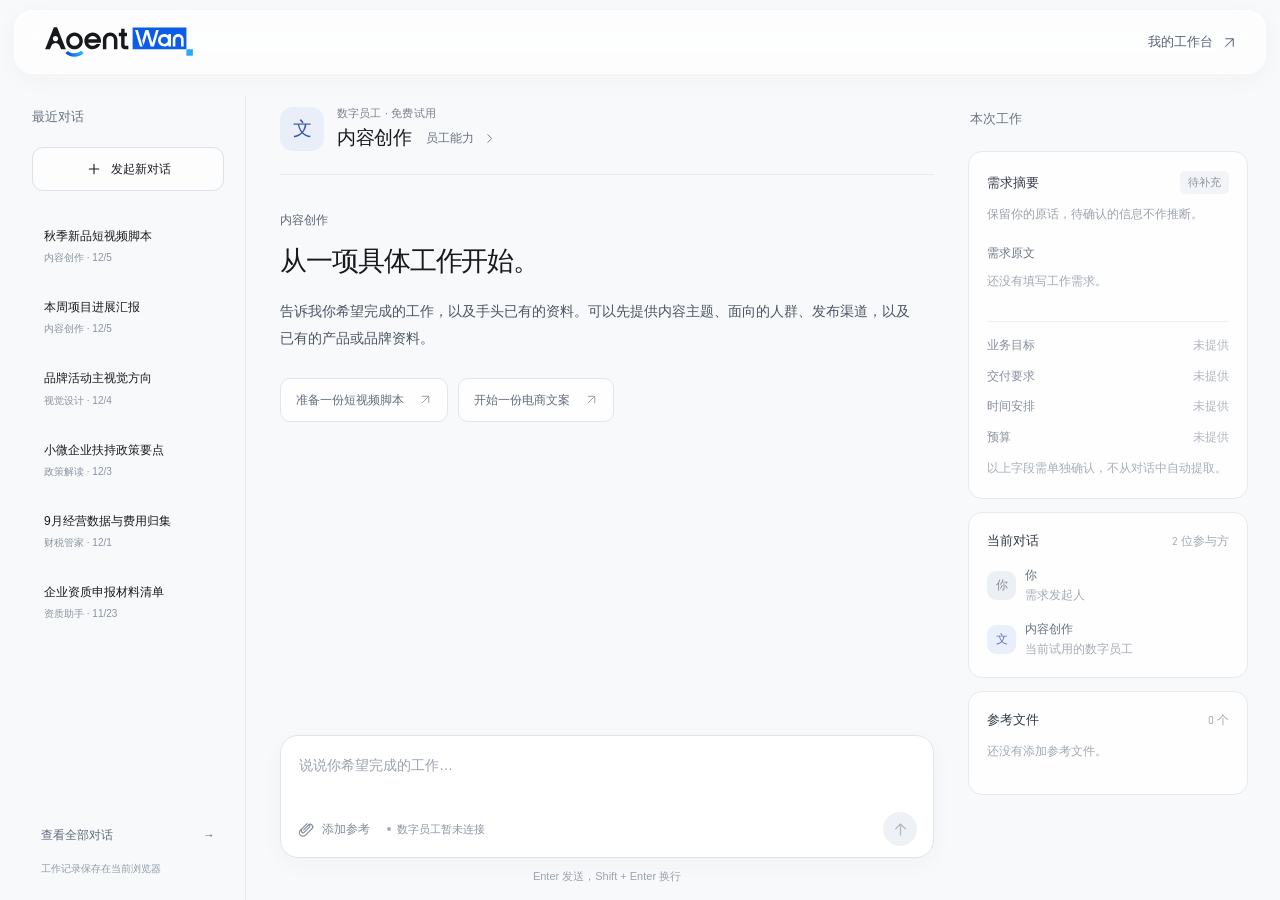
<file: chat.html>
<!doctype html>
<html lang="zh-CN">
<head>
  <meta charset="utf-8">
  <meta name="viewport" content="width=device-width,initial-scale=1">
  <meta name="theme-color" content="#f8f9fb">
  <meta name="description" content="与所选数字员工开始一项具体工作，体验对话、补充需求和添加参考资料。">
  <title>员工试用 · 智能体集市</title>
  <link rel="icon" href="assets/favicon.svg" type="image/svg+xml">
  <link rel="stylesheet" href="chat.css">
  <link rel="stylesheet" href="chat-history.css">
  <script src="catalog.js" defer></script>
  <script src="workspace-examples.js?v=mock-1" defer></script>
  <script src="workspace-store.js?v=mock-1" defer></script>
  <script src="chat.js?v=mock-1" defer></script>
</head>
<body>
  <a class="skip-link" href="#message-input">跳转到消息输入</a>
  <header class="chat-header">
    <button class="history-toggle" id="history-toggle" type="button" aria-controls="recent-panel" aria-expanded="false" aria-label="展开最近对话"><svg viewBox="0 0 24 24" aria-hidden="true"><rect x="3" y="4" width="18" height="16" rx="3"/><path d="M9 4v16"/></svg></button>
    <a class="wordmark" id="back-to-marketplace" href="index.html#employees" aria-label="AgentWan，返回员工目录"><img src="assets/agentwan.svg" alt="AgentWan" width="142" height="30"></a>
    <a class="workspace-link" href="workspace.html">我的工作台 <svg viewBox="0 0 24 24" aria-hidden="true"><path d="M6 18 18 6M6 6h12v12"/></svg></a>
  </header>

  <main class="workspace">
    <aside class="recent-panel" id="recent-panel" aria-label="最近对话">
      <div class="recent-heading"><h2>最近对话</h2><button id="close-history" class="history-close" type="button" aria-label="收起最近对话"><svg viewBox="0 0 24 24" aria-hidden="true"><path d="m6 6 12 12M18 6 6 18"/></svg></button></div>
      <a class="new-conversation" id="new-conversation" href="chat.html?employee=content"><svg viewBox="0 0 24 24" aria-hidden="true"><path d="M12 5v14M5 12h14"/></svg>发起新对话</a>
      <nav class="recent-conversations" id="recent-conversations" aria-label="切换对话"><p class="recent-empty">开始一项工作后，在这里继续。</p></nav>
      <div class="recent-footer"><a href="workspace.html#history">查看全部对话 <span aria-hidden="true">→</span></a><p id="history-storage-state">工作记录保存在当前浏览器</p></div>
    </aside>
    <section class="conversation-pane" aria-labelledby="employee-name">
      <div class="conversation-heading">
        <span class="employee-mark" id="employee-mark" aria-hidden="true">文</span>
        <div class="employee-heading-copy"><p class="eyebrow">数字员工 · 免费试用</p><div class="employee-title-row"><h1 id="employee-name">内容创作</h1><button class="capability-button" id="show-capabilities" type="button">员工能力 <svg viewBox="0 0 24 24" aria-hidden="true"><path d="m9 5 7 7-7 7"/></svg></button></div></div>
        <button class="context-toggle" id="context-toggle" type="button" aria-expanded="false" aria-controls="context-panel" aria-label="查看需求与文件"><svg viewBox="0 0 24 24" aria-hidden="true"><rect x="4" y="4" width="16" height="16" rx="3"/><path d="M14 4v16M17 9h.01M17 13h.01"/></svg></button>
      </div>

      <div class="message-scroll" id="message-scroll" tabindex="0" aria-label="对话内容">
        <div class="conversation-inner">
          <div class="messages" id="messages" role="log" aria-label="与数字员工的对话" aria-live="polite" aria-relevant="additions text">
            <article class="message message-assistant">
              <div class="message-meta"><span class="message-author" id="welcome-author">内容创作</span></div>
              <div class="message-content"><h2>从一项具体工作开始。</h2><p id="welcome-message">告诉我你希望完成的工作，以及手头已有的资料。可以先描述内容主题、面向的人群和发布渠道。</p></div>
              <div class="starter-prompts" id="starter-prompts" aria-label="快捷开始">
                <button type="button" data-prompt="我想准备一份短视频脚本，请先帮我梳理需要提供的资料。">准备一份短视频脚本 <svg viewBox="0 0 24 24" aria-hidden="true"><path d="M6 18 18 6M6 6h12v12"/></svg></button>
                <button type="button" data-prompt="我想为一款产品写电商文案，需要先明确哪些信息？">开始一份电商文案 <svg viewBox="0 0 24 24" aria-hidden="true"><path d="M6 18 18 6M6 6h12v12"/></svg></button>
              </div>
            </article>
          </div>
        </div>
      </div>

      <div class="composer-area">
        <form class="composer" id="message-form">
          <div class="pending-files" id="pending-files" aria-label="待发送附件" hidden></div>
          <label class="sr-only" for="message-input">给数字员工发送工作需求</label>
          <textarea id="message-input" name="message" rows="2" placeholder="说说你希望完成的工作…" aria-describedby="composer-hint"></textarea>
          <div class="composer-toolbar"><div class="composer-tools"><button class="attachment-button" type="button" id="choose-files" aria-label="添加参考文件"><svg viewBox="0 0 24 24" aria-hidden="true"><path d="M8 12.5 14.8 5.7a3.5 3.5 0 0 1 5 5l-9.2 9.2a5 5 0 0 1-7.1-7.1l9.2-9.2M8 12.5l6.4-6.4a1.5 1.5 0 0 1 2.1 2.1l-7.8 7.9a2.5 2.5 0 0 1-3.5-3.5"/></svg><span>添加参考</span></button><input class="sr-only" id="file-input" type="file" multiple tabindex="-1" aria-label="选择本地参考文件"><span class="connection-state" role="status">数字员工暂未连接</span></div><button class="send-button" id="send-message" type="submit" aria-label="发送消息"><svg viewBox="0 0 24 24" aria-hidden="true"><path d="M12 19V5M6 11l6-6 6 6"/></svg></button></div>
        </form>
        <p class="composer-hint" id="composer-hint">Enter 发送，Shift + Enter 换行</p>
      </div>
    </section>

    <aside class="context-panel" id="context-panel" aria-label="需求与参考资料">
      <div class="context-heading"><h2>本次工作</h2><button type="button" id="close-context" class="context-close" aria-label="收起需求与文件"><svg viewBox="0 0 24 24" aria-hidden="true"><path d="m6 6 12 12M18 6 6 18"/></svg></button></div>
      <section class="context-card requirement-card" aria-labelledby="requirement-title">
        <div class="card-heading"><h3 id="requirement-title">需求摘要</h3><span class="status-label" id="requirement-status">待补充</span></div>
        <p class="context-caption">保留你的原话，待确认的信息不作推断。</p>
        <h4>需求原文</h4><div class="requirement-original" id="requirement-original"><p class="empty-copy">还没有填写工作需求。</p></div>
        <dl class="requirement-fields"><div><dt>业务目标</dt><dd>未提供</dd></div><div><dt>交付要求</dt><dd>未提供</dd></div><div><dt>时间安排</dt><dd>未提供</dd></div><div><dt>预算</dt><dd>未提供</dd></div></dl>
        <p class="field-note">以上字段需单独确认，不从对话中自动提取。</p>
      </section>
      <section class="context-card" aria-labelledby="members-title"><div class="card-heading"><h3 id="members-title">当前对话</h3><span class="subtle-count">2 位参与方</span></div><div class="member"><span class="member-avatar human-avatar" aria-hidden="true">你</span><div><strong>你</strong><p>需求发起人</p></div></div><div class="member"><span class="member-avatar employee-avatar" id="member-avatar" aria-hidden="true">文</span><div><strong id="member-name">内容创作</strong><p>当前试用的数字员工</p></div></div></section>
      <section class="context-card" aria-labelledby="files-title"><div class="card-heading"><h3 id="files-title">参考文件</h3><span class="subtle-count" id="file-count">0 个</span></div><div id="reference-files"><p class="empty-copy">还没有添加参考文件。</p></div></section>
    </aside>
  </main>

  <dialog class="capability-dialog" id="capability-dialog" aria-labelledby="capability-title"><button class="dialog-close" type="button" id="close-capabilities" aria-label="关闭员工能力"><svg viewBox="0 0 24 24" aria-hidden="true"><path d="m6 6 12 12M18 6 6 18"/></svg></button><div id="capability-body"><h2 id="capability-title">员工能力</h2><p>内容创作：短视频脚本、分镜、口播稿、电商文案。</p></div></dialog>
  <div class="chat-toast" id="chat-toast" role="status" aria-live="polite" hidden></div>
  <noscript><div class="noscript-notice">启用 JavaScript 后可使用对话输入和附件选择。</div></noscript>
</body>
</html>
</file>
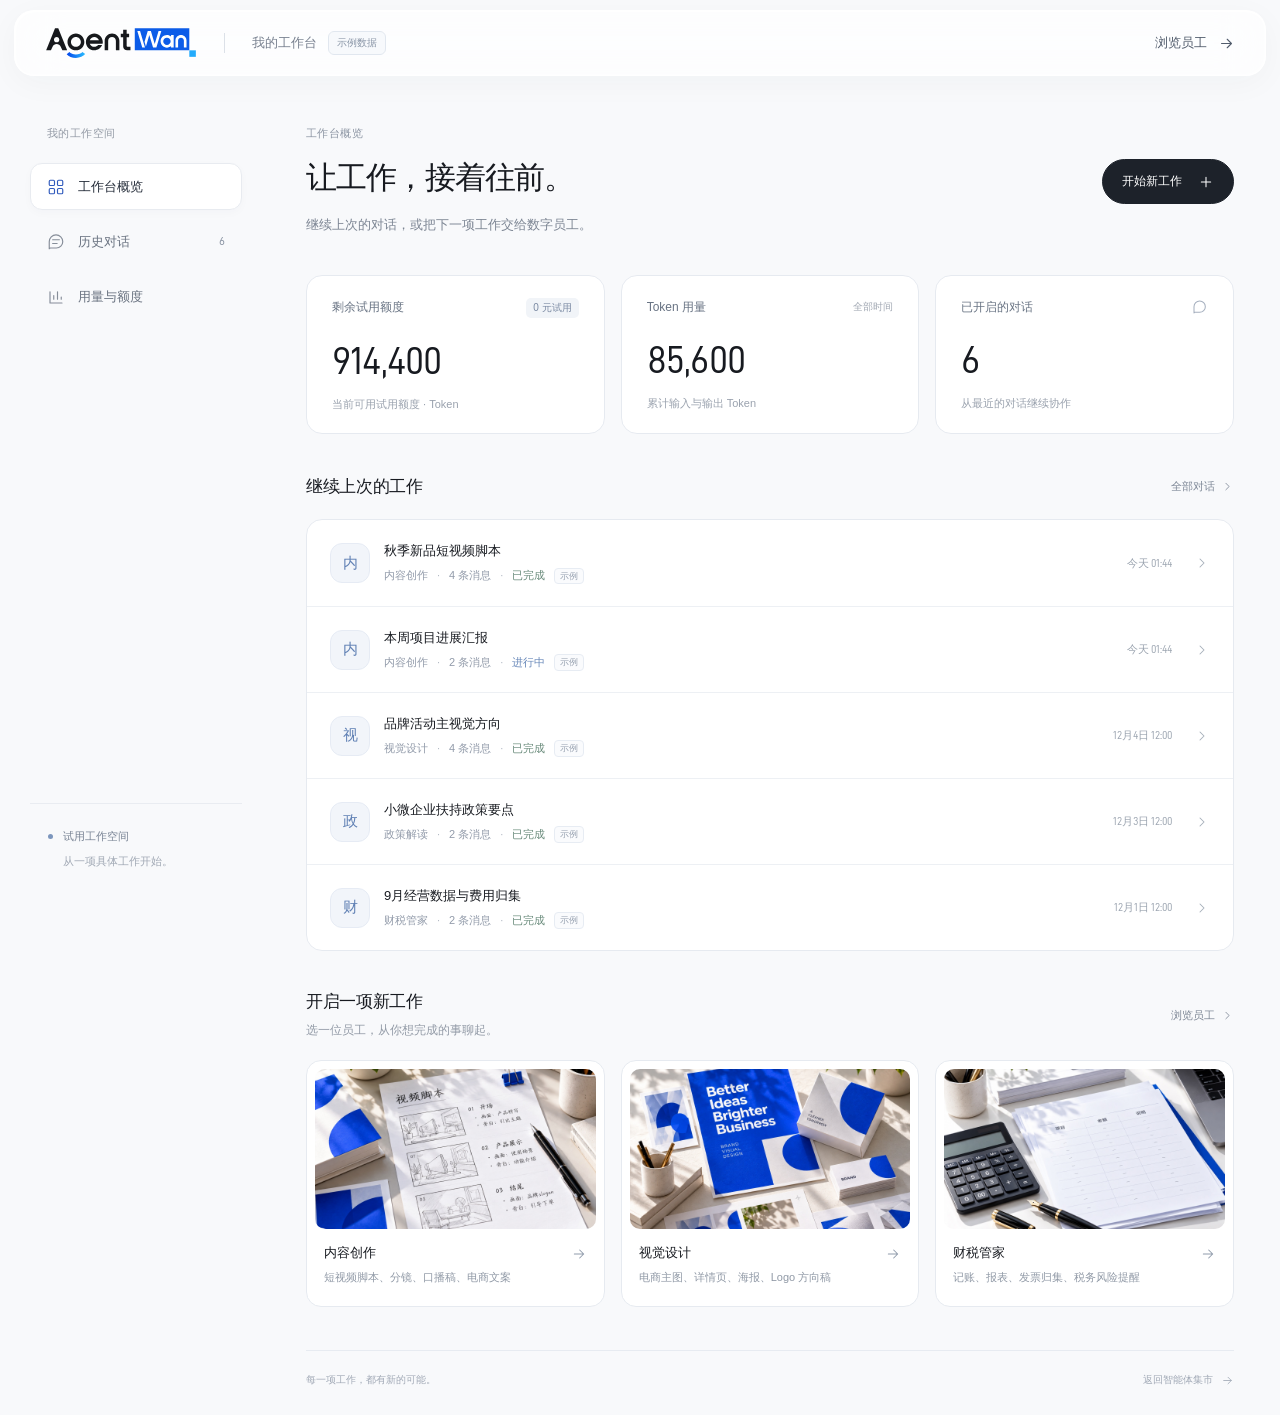
<file: workspace.html>
<!doctype html>
<html lang="zh-CN">
<head>
  <meta charset="utf-8">
  <meta name="viewport" content="width=device-width,initial-scale=1">
  <meta name="description" content="继续与数字员工协作，查看历史对话、Token 用量与试用额度。">
  <meta name="theme-color" content="#f8f9fb">
  <title>我的工作台 · AgentWan</title>
  <link rel="icon" href="assets/favicon.svg" type="image/svg+xml">
  <link rel="stylesheet" href="workspace.css?v=mock-1">
  <script src="catalog.js" defer></script>
  <script src="workspace-examples.js?v=mock-1" defer></script>
  <script src="workspace-store.js?v=mock-1" defer></script>
  <script src="workspace.js?v=mock-1" defer></script>
</head>
<body>
<a class="skip-link" href="#workspace-main">跳转到工作台内容</a>
<header class="workspace-header">
  <a class="wordmark" href="index.html" aria-label="返回智能体集市"><img src="assets/agentwan.svg" alt="AgentWan" width="152" height="33"></a>
  <span class="header-location">我的工作台</span>
  <span class="example-badge">示例数据</span>
  <a class="market-link" href="index.html#employees">浏览员工 <svg viewBox="0 0 24 24" aria-hidden="true"><path d="M5 12h14m-6-6 6 6-6 6"/></svg></a>
</header>
<div class="workspace-layout">
  <aside class="workspace-sidebar">
    <p class="sidebar-eyebrow">我的工作空间</p>
    <nav class="workspace-nav" aria-label="工作台导航">
      <a href="#overview" data-view="overview" class="is-active" aria-current="page"><svg viewBox="0 0 24 24" aria-hidden="true"><rect x="3" y="3" width="7" height="7" rx="1.5"/><rect x="14" y="3" width="7" height="7" rx="1.5"/><rect x="3" y="14" width="7" height="7" rx="1.5"/><rect x="14" y="14" width="7" height="7" rx="1.5"/></svg><span>工作台概览</span></a>
      <a href="#history" data-view="history"><svg viewBox="0 0 24 24" aria-hidden="true"><path d="M21 11.5a8.5 8.5 0 0 1-8.5 8.5H4l-1 1v-9.5A8.5 8.5 0 1 1 21 11.5Z"/><path d="M7.5 9h9m-9 5h6"/></svg><span>历史对话</span><span class="nav-count numeric" id="history-count" hidden>0</span></a>
      <a href="#usage" data-view="usage"><svg viewBox="0 0 24 24" aria-hidden="true"><path d="M4 5v15h16M9 15v-5m5 5V5m5 10v-3"/></svg><span>用量与额度</span></a>
    </nav>
    <div class="sidebar-bottom"><span class="trial-dot" aria-hidden="true"></span><div><strong>试用工作空间</strong><p>从一项具体工作开始。</p></div></div>
  </aside>
  <main class="workspace-main" id="workspace-main" tabindex="-1">
    <section class="workspace-view" id="view-overview" aria-labelledby="overview-title">
      <div class="page-heading"><div><p class="eyebrow">工作台概览</p><h1 id="overview-title">让工作，接着往前。</h1><p class="page-description">继续上次的对话，或把下一项工作交给数字员工。</p></div><a class="primary-link" href="index.html#employees">开始新工作 <svg viewBox="0 0 24 24" aria-hidden="true"><path d="M12 5v14M5 12h14"/></svg></a></div>
      <div class="metric-grid" aria-label="工作空间摘要">
        <article class="metric-card"><div class="metric-label">剩余试用额度<span class="small-badge">0 元试用</span></div><p class="metric-value numeric" id="overview-quota">—</p><p class="metric-note" id="overview-quota-note">等待额度同步</p></article>
        <article class="metric-card"><div class="metric-label">Token 用量<span class="metric-period">全部时间</span></div><p class="metric-value numeric" id="overview-tokens">—</p><p class="metric-note" id="overview-token-note">等待用量同步</p></article>
        <article class="metric-card"><div class="metric-label">已开启的对话<svg viewBox="0 0 24 24" aria-hidden="true"><path d="M20 11.5A8.5 8.5 0 0 1 11.5 20H4l-1 1v-9.5A8.5 8.5 0 1 1 20 11.5Z"/></svg></div><p class="metric-value numeric" id="overview-conversations">0</p><p class="metric-note" id="overview-conversations-note">每一次协作，从对话开始</p></article>
      </div>
      <section class="content-section" aria-labelledby="recent-title"><div class="section-heading"><h2 id="recent-title">继续上次的工作</h2><a class="text-link" href="#history">全部对话 <svg viewBox="0 0 24 24" aria-hidden="true"><path d="m9 6 6 6-6 6"/></svg></a></div><div id="recent-conversations" class="conversation-list"></div></section>
      <section class="content-section start-section" aria-labelledby="start-title"><div class="section-heading"><div><h2 id="start-title">开启一项新工作</h2><p class="section-description">选一位员工，从你想完成的事聊起。</p></div><a class="text-link" href="index.html#employees">浏览员工 <svg viewBox="0 0 24 24" aria-hidden="true"><path d="m9 6 6 6-6 6"/></svg></a></div><div class="employee-grid" id="start-employees"></div></section>
    </section>
    <section class="workspace-view" id="view-history" aria-labelledby="history-title" hidden>
      <div class="page-heading"><div><p class="eyebrow">历史对话</p><h1 id="history-title">每一项工作，都能接着聊。</h1><p class="page-description">找到之前的需求与资料，继续和数字员工协作。</p></div><a class="primary-link" href="index.html#employees">开始新工作 <svg viewBox="0 0 24 24" aria-hidden="true"><path d="M12 5v14M5 12h14"/></svg></a></div>
      <div class="filter-toolbar history-toolbar"><label class="search-field"><svg viewBox="0 0 24 24" aria-hidden="true"><circle cx="10.5" cy="10.5" r="6.5"/><path d="m16 16 4 4"/></svg><span class="sr-only">搜索对话</span><input type="search" id="history-search" placeholder="搜索工作内容或对话标题" autocomplete="off"></label><label class="select-field"><span class="sr-only">按数字员工筛选对话</span><select id="history-employee"><option value="all">全部员工</option></select><svg viewBox="0 0 24 24" aria-hidden="true"><path d="m7 10 5 5 5-5"/></svg></label></div>
      <div class="list-heading"><span id="history-result-count" class="numeric" role="status">0 条对话</span><span>最近更新</span></div><div class="conversation-list" id="history-conversations"></div>
    </section>
    <section class="workspace-view" id="view-usage" aria-labelledby="usage-title" hidden>
      <div class="page-heading"><div><p class="eyebrow">用量与额度</p><h1 id="usage-title">清楚每一次工作的用量。</h1><p class="page-description">查看 Token 消耗、试用额度和对应的调用记录。</p></div><span class="trial-pill"><span class="trial-dot" aria-hidden="true"></span>0 元试用</span></div>
      <div class="metric-grid" aria-label="试用额度和用量汇总"><article class="metric-card"><div class="metric-label">剩余试用额度</div><p class="metric-value numeric" id="usage-quota">—</p><p class="metric-note" id="usage-quota-note">等待额度同步</p></article><article class="metric-card"><div class="metric-label">输入 Token</div><p class="metric-value numeric" id="usage-input">—</p><p class="metric-note">按所选时间与员工汇总</p></article><article class="metric-card"><div class="metric-label">输出 Token</div><p class="metric-value numeric" id="usage-output">—</p><p class="metric-note">按所选时间与员工汇总</p></article></div>
      <section class="content-section usage-section" aria-labelledby="usage-record-title"><div class="section-heading"><h2 id="usage-record-title">调用明细</h2><span class="sync-status" id="usage-sync-status">等待用量同步</span></div><div class="filter-toolbar usage-toolbar"><label class="select-field"><span class="sr-only">筛选调用时间</span><select id="usage-period"><option value="all">全部时间</option><option value="today">今天</option><option value="week">最近 7 天</option><option value="month">最近 30 天</option></select><svg viewBox="0 0 24 24" aria-hidden="true"><path d="m7 10 5 5 5-5"/></svg></label><label class="select-field"><span class="sr-only">按数字员工筛选用量</span><select id="usage-employee"><option value="all">全部员工</option></select><svg viewBox="0 0 24 24" aria-hidden="true"><path d="m7 10 5 5 5-5"/></svg></label><span class="usage-record-count numeric" id="usage-record-count">0 次调用</span></div><div class="usage-table-wrap" tabindex="0" role="region" aria-label="调用明细，可横向滚动"><table class="usage-table"><thead><tr><th scope="col">调用 / 时间</th><th scope="col">关联会话</th><th scope="col">数字员工</th><th scope="col">输入 Token</th><th scope="col">输出 Token</th><th scope="col">状态</th></tr></thead><tbody id="usage-rows"></tbody></table></div><div class="empty-state usage-empty" id="usage-empty"><span class="empty-symbol" aria-hidden="true"><svg viewBox="0 0 24 24"><path d="M5 4h14v17H5zM9 8h6m-6 4h6m-6 4h3"/></svg></span><h3 id="usage-empty-title">用量记录会在这里汇集</h3><p id="usage-empty-copy">同步后，可按调用查看 Token 用量与关联对话。</p></div><p class="usage-caption">一条对话可以包含多次调用，Token 用量按每次调用记录。</p></section>
    </section>
    <p class="storage-status" id="workspace-storage-status" role="status" hidden></p>
    <footer class="workspace-footer"><span>每一项工作，都有新的可能。</span><a href="index.html">返回智能体集市 <svg viewBox="0 0 24 24" aria-hidden="true"><path d="M5 12h14m-6-6 6 6-6 6"/></svg></a></footer>
  </main>
</div>
<noscript><p class="noscript-notice">请启用 JavaScript，以查看对话记录和切换工作台页面。</p></noscript>
</body>
</html>
</file>
<file: styles.css>
:root{--ink:#17191d;--muted:#626976;--line:#e6e8ec;--paper:#fff;--wash:#f6f7f9;--price:#d93d26;--ease:cubic-bezier(.23,1,.32,1);--gutter:clamp(24px,4.4vw,76px);font-family:"PingFang SC","Noto Sans SC","Microsoft YaHei",sans-serif;color:var(--ink);background:var(--paper);font-synthesis:none;text-rendering:optimizeLegibility;-webkit-font-smoothing:antialiased}
*{box-sizing:border-box}html{scroll-behavior:smooth;scroll-padding-top:100px}body{margin:0}button,input,textarea{font:inherit}button,a,input,textarea{-webkit-tap-highlight-color:transparent}button,a{touch-action:manipulation}a{color:inherit;text-decoration:none}button{cursor:pointer}button:disabled{cursor:default}button{color:inherit}img{display:block;max-width:100%}[hidden]{display:none!important}button:focus-visible,a:focus-visible,input:focus-visible,textarea:focus-visible,summary:focus-visible{outline:2px solid #3155e7;outline-offset:4px}svg{width:20px;height:20px;fill:none;stroke:currentColor;stroke-width:1.6;stroke-linecap:round;stroke-linejoin:round;flex-shrink:0}
.sr-only{position:absolute;width:1px;height:1px;padding:0;margin:-1px;overflow:hidden;clip:rect(0,0,0,0);white-space:nowrap;border:0}.mobile-break{display:none}.skip-link{position:fixed;top:12px;left:12px;z-index:100;background:var(--ink);color:white;padding:12px 20px;transform:translateY(-150%)}.skip-link:focus{transform:translateY(0)}
.site-header{height:76px;position:fixed;inset:0 0 auto;z-index:30;display:flex;align-items:center;justify-content:space-between;gap:24px;padding:0 var(--gutter);background:rgba(255,255,255,.63);-webkit-backdrop-filter:blur(22px) saturate(1.12);backdrop-filter:blur(22px) saturate(1.12);border-bottom:1px solid rgba(225,228,233,.55);transition:background .25s var(--ease),box-shadow .25s var(--ease)}
.site-header.is-scrolled{background:rgba(255,255,255,.83);box-shadow:0 3px 24px rgba(18,24,36,.04)}.wordmark{font-size:25px;font-weight:600;letter-spacing:-1px;white-space:nowrap}.main-nav,.account-nav{display:flex;align-items:center;gap:34px;font-size:14px}.main-nav a{padding:26px 0;position:relative}.main-nav a:first-child:after{content:"";position:absolute;left:25%;right:25%;bottom:18px;height:2px;background:var(--ink)}.account-nav{gap:24px}.account-nav button{background:none;border:0;padding:8px 0}.account-nav .login-button{padding:10px 24px;border-radius:24px;background:var(--ink);color:#fff;min-height:42px}.nav-divider{height:20px;width:1px;background:#c8cdd5}
.hero{height:496px;position:relative;isolation:isolate;padding:76px var(--gutter) 0;background:#f8f9fb;overflow:hidden}.hero-layout{height:420px;max-width:1440px;margin:auto;display:grid;grid-template-columns:45% 55%;align-items:center;position:relative}.hero-content{z-index:2;padding:20px 28px 28px 0;max-width:590px}.hero-title{font-size:clamp(39px,3.6vw,54px);font-weight:500;line-height:1.32;letter-spacing:-.055em;margin:0 0 21px}.hero-title span{display:block;white-space:nowrap}.hero-subtitle{font-size:15px;line-height:1.85;color:#4e5560;margin:0 0 25px;max-width:410px;text-wrap:pretty}.hero-actions{display:flex;align-items:center;gap:12px}.button{border:1px solid var(--line);min-height:44px;display:inline-flex;align-items:center;justify-content:center;gap:12px;padding:11px 23px;border-radius:24px;font-size:14px;line-height:1.4;font-weight:500;background:#fff;transition:background .2s var(--ease),border-color .2s var(--ease),transform .2s var(--ease),color .2s var(--ease);white-space:nowrap}.button-primary{background:var(--ink);border-color:var(--ink);color:#fff}.button-secondary{background:rgba(255,255,255,.8);border-color:#bbc0c9;color:var(--ink)}.hero-visual{position:absolute;left:45%;right:calc(-1 * var(--gutter));top:-76px;height:496px;overflow:hidden;z-index:0;background:#f7f8fa}.hero-visual img{width:100%;height:100%;object-fit:cover;object-position:center;max-width:none}.hero-visual:after{content:"";position:absolute;inset:0 auto 0 0;width:38px;background:linear-gradient(90deg,#f8f9fb,rgba(248,249,251,0));pointer-events:none}
.catalog-section{padding:43px var(--gutter) 66px;max-width:1600px;margin:auto}.catalog-heading{display:flex;align-items:center;justify-content:space-between;gap:28px;margin-bottom:20px}.catalog-heading h2{font-size:28px;letter-spacing:-.045em;font-weight:550;line-height:1.35;margin:0}.search-wrap{position:relative;width:min(390px,38%);flex-shrink:0}.search-wrap svg{position:absolute;left:17px;top:50%;transform:translateY(-50%);color:#4e5560;width:19px;height:19px;pointer-events:none}.search-wrap input{width:100%;height:46px;border:1px solid #d9dde5;border-radius:28px;padding:10px 18px 10px 47px;background:#fff;color:var(--ink);font-size:13px;appearance:none}.search-wrap input::placeholder{color:#8a919e}.catalog-toolbar{display:flex;align-items:center;justify-content:space-between;gap:22px;margin-bottom:21px}.category-filters{display:flex;gap:8px;overflow-x:auto;scrollbar-width:none;padding:3px 0 5px}.category-filters::-webkit-scrollbar{display:none}.category-filters button{font-size:13px;white-space:nowrap;padding:9px 18px;border:1px solid var(--line);border-radius:24px;background:#fff;min-height:39px;transition:background .2s var(--ease),color .2s var(--ease),border-color .2s var(--ease)}.category-filters button.is-active{background:var(--ink);color:white;border-color:var(--ink)}.result-count{color:#7a818c;font-size:12px;white-space:nowrap;margin:0}.role-grid{display:grid;grid-template-columns:repeat(3,minmax(0,1fr));gap:16px}.role-card{border:1px solid var(--line);border-radius:14px;background:#fff;display:grid;grid-template-columns:42% minmax(0,1fr);padding:8px;gap:16px;min-height:176px;transition:border-color .22s var(--ease),box-shadow .22s var(--ease),transform .22s var(--ease)}.role-cover{padding:0;border:0;background:#f3f4f6;border-radius:9px;overflow:hidden;position:relative;min-width:0}.role-cover img{height:100%;width:100%;object-fit:cover;transition:transform .6s var(--ease)}.cover-finance img{object-position:40% center}.role-info{display:flex;flex-direction:column;min-width:0;padding:5px 4px 4px 0}.role-title{padding:0;text-align:left;background:none;border:0;font-weight:600;font-size:16px;line-height:1.5;align-self:flex-start}.role-description{font-size:11px;line-height:1.8;color:var(--muted);margin:5px 0 10px;min-height:38px;display:-webkit-box;-webkit-line-clamp:2;-webkit-box-orient:vertical;overflow:hidden}.role-price{font-size:23px;font-weight:550;letter-spacing:-.04em;color:var(--price);margin:auto 0 10px;line-height:1.2}.role-price .currency{font-size:14px;font-weight:500;margin-right:2px}.role-price .unit{font-size:11px;font-weight:400;color:#707784;margin-left:4px;letter-spacing:0}.role-actions{display:flex;gap:7px}.role-actions .button{border-radius:7px;min-height:34px;line-height:1.2;padding:8px 9px;font-size:11px;flex:1}.role-actions .button-primary{flex:1.45}.empty-state{text-align:center;padding:60px 20px;border:1px dashed var(--line);border-radius:16px}.empty-state h3{font-size:19px;font-weight:500}.empty-state p{font-size:14px;color:var(--muted)}.catalog-footnote{font-size:11px;color:#9399a3;margin:21px 0 0;line-height:1.7}
.how-section{max-width:1600px;margin:auto;padding:54px var(--gutter) 76px;border-top:1px solid #f0f1f4}.how-heading{display:flex;justify-content:space-between;align-items:baseline;gap:24px;margin-bottom:32px}.how-heading h2{font-size:26px;letter-spacing:-.035em;font-weight:500;margin:0}.how-heading p{color:var(--muted);font-size:13px;margin:0}.how-grid{display:grid;grid-template-columns:repeat(3,1fr);gap:40px}.how-step{border-top:1px solid #dfe3e9;padding-top:20px}.how-step h3{font-size:16px;font-weight:500;display:flex;gap:13px;margin:0 0 10px}.step-num{color:#9aa1ad;font-size:12px;line-height:24px}.how-step p{font-size:13px;line-height:1.9;color:var(--muted);margin:0 0 0 27px;max-width:290px}.site-footer{max-width:1600px;padding:24px var(--gutter) 30px;margin:auto;border-top:1px solid var(--line);display:flex;justify-content:space-between;gap:20px;align-items:center;color:#8a919c;font-size:12px}.footer-links{display:flex;gap:22px}.footer-links button{background:none;border:0;font-size:12px;color:#717987;padding:7px 0}.footer-wordmark{color:var(--ink);font-size:15px;font-weight:500}
.service-dialog{width:min(540px,calc(100vw - 32px));max-height:min(88dvh,900px);overflow-y:auto;padding:34px;border:1px solid rgba(255,255,255,.7);border-radius:20px;background:rgba(255,255,255,.97);box-shadow:0 24px 110px rgba(18,24,36,.15);color:var(--ink)}.service-dialog::backdrop{background:rgba(18,24,36,.3);backdrop-filter:blur(7px);-webkit-backdrop-filter:blur(7px)}.dialog-close{position:absolute;right:16px;top:16px;border:0;background:#f1f3f6;border-radius:50%;width:32px;height:32px;display:grid;place-items:center}.dialog-close svg{width:16px;height:16px}.service-dialog h2{font-size:26px;line-height:1.35;font-weight:500;letter-spacing:-.035em;padding-right:26px;margin:0 0 12px}.service-dialog h3{font-size:14px;font-weight:600;margin:22px 0 10px}.dialog-intro{font-size:14px;color:var(--muted);line-height:1.8;margin:0 0 20px}.dialog-image-wrap{position:relative;overflow:hidden;border-radius:12px;margin-top:18px}.dialog-image{width:100%;height:190px;object-fit:cover}.dialog-image-wrap>span{display:none}.dialog-service-summary{display:flex;justify-content:space-between;align-items:center;gap:15px;margin:22px 0;padding:16px 0;border-block:1px solid var(--line);font-size:14px}.dialog-price{color:var(--price);white-space:nowrap}.dialog-deliverables{font-size:14px;line-height:1.9;padding-left:22px;color:#525b68;margin:0}.dialog-note{font-size:12px;line-height:1.8;color:#828996;margin:15px 0}.dialog-actions{display:flex;gap:10px;margin-top:22px}.dialog-actions .button{border-radius:10px;flex:1;white-space:normal}.dialog-callout{background:#f3f5f8;padding:14px 16px;border-radius:10px;font-size:12px;line-height:1.85;color:#647080;margin:18px 0}.form-label{font-size:14px;display:flex;justify-content:space-between;margin:22px 0 10px}.form-label span{font-size:12px;color:#8a919c}.service-dialog textarea{width:100%;resize:vertical;border:1px solid #d8dee7;border-radius:10px;padding:13px;font-size:14px;line-height:1.8;color:var(--ink);min-height:128px}.requirement-summary{white-space:normal;overflow-wrap:anywhere;padding:16px;background:#f6f7f9;border-radius:10px;font-size:14px;line-height:1.9}.order-preview{font-size:14px;line-height:1.8}.order-preview>div{display:flex;justify-content:space-between;gap:16px;padding:11px 0;border-bottom:1px solid var(--line)}.order-preview dt{color:var(--muted)}.order-preview dd{margin:0;text-align:right}.toast{position:fixed;z-index:60;bottom:28px;left:50%;transform:translate(-50%,12px);padding:13px 22px;border-radius:12px;background:#17191d;color:#fff;font-size:13px;max-width:calc(100vw - 40px);opacity:0;transition:opacity .2s var(--ease),transform .2s var(--ease);box-shadow:0 8px 32px rgba(0,0,0,.1)}.toast.is-visible{opacity:1;transform:translate(-50%,0)}
@media(hover:hover) and (pointer:fine){.button-primary:hover{background:#353a43;border-color:#353a43}.button-secondary:hover{background:#f5f6f8;border-color:#858e9d}.button:active{transform:scale(.98)}.role-card:hover{transform:translateY(-3px);border-color:#cfd5df;box-shadow:0 9px 28px rgba(27,34,48,.055)}.role-card:hover .role-cover img{transform:scale(1.035)}.category-filters button:not(.is-active):hover{background:#f5f6f8}.main-nav a:hover,.account-nav button:hover{color:#515968}.account-nav .login-button:hover{color:#fff;background:#353a43}.role-title:hover{color:#3d4a65}}
@media(min-width:1600px){.hero-visual{right:calc((1440px - 100vw)/2)}.role-card{min-height:188px}.role-description{font-size:12px}.role-actions .button{font-size:12px}.role-title{font-size:18px}}
@media(max-width:1150px){.main-nav{gap:24px}.account-nav{gap:16px}.wordmark{font-size:22px}.hero-title{font-size:44px}.hero-content{padding-right:25px}.hero-subtitle{max-width:360px;font-size:14px}.hero-visual{left:46%}.role-grid{grid-template-columns:repeat(2,minmax(0,1fr))}.role-card{min-height:188px}.role-description{font-size:12px}.role-actions .button{font-size:12px}.catalog-heading h2{font-size:26px}.result-count{display:none}}
@media(max-width:767px){:root{--gutter:24px}.site-header{height:66px;gap:10px;background:rgba(255,255,255,.72)}.wordmark{font-size:21px}.main-nav{display:none}.account-nav{gap:0}.account-nav>button:first-child,.nav-divider{display:none}.account-nav .login-button{min-height:36px;padding:8px 16px;font-size:12px}.hero{height:auto;padding-top:66px}.hero-layout{height:auto;display:flex;flex-direction:column;align-items:stretch}.hero-content{padding:42px 0 26px;max-width:none}.hero-title{font-size:clamp(36px,8.5vw,48px);line-height:1.3;margin-bottom:19px;font-weight:500;letter-spacing:-.05em}.hero-subtitle{font-size:13px;max-width:330px;line-height:1.85;margin-bottom:22px}.hero-actions{gap:10px}.hero-actions .button{padding:11px 20px;font-size:13px}.hero-visual{position:relative;left:auto;right:auto;top:auto;width:calc(100% + var(--gutter)*2);margin:0 calc(-1 * var(--gutter));height:235px}.hero-visual img{object-position:center 48%}.hero-visual:after{display:none}.catalog-section{padding-top:31px;padding-bottom:42px}.catalog-heading{display:block;margin-bottom:16px}.catalog-heading h2{font-size:23px;margin-bottom:19px;letter-spacing:-.04em}.search-wrap{width:100%}.search-wrap input{height:44px}.category-filters{margin-right:calc(-1 * var(--gutter));padding-right:var(--gutter);gap:7px}.category-filters button{font-size:12px;padding:8px 16px;min-height:37px}.catalog-toolbar{margin-bottom:15px}.role-grid{grid-template-columns:1fr;gap:12px}.role-card{grid-template-columns:38% minmax(0,1fr);min-height:165px;gap:15px;padding:7px}.role-title{font-size:16px}.role-description{font-size:11px;min-height:34px}.role-price{font-size:23px}.role-actions .button{font-size:11px;min-height:34px;padding:8px}.how-section{padding-top:35px;padding-bottom:42px}.how-heading{display:block;margin-bottom:27px}.how-heading h2{font-size:23px}.how-heading p{font-size:12px;margin-top:9px}.how-grid{grid-template-columns:1fr;gap:24px}.how-step{padding-top:16px}.how-step p{max-width:none;font-size:12px}.site-footer{display:block;padding-top:22px;padding-bottom:26px}.footer-links{margin:17px 0 0;gap:22px}.service-dialog{padding:29px 24px;max-height:90dvh}.service-dialog h2{font-size:23px}.dialog-actions .button{font-size:13px}.dialog-image{height:170px}}
@media(prefers-reduced-motion:reduce){html{scroll-behavior:auto}*,*:before,*:after{animation-duration:.01ms!important;animation-iteration-count:1!important;transition-duration:.01ms!important}.hero-title span,.hero-visual,.role-card{transform:none!important;filter:none!important;opacity:1!important}}
@supports not ((backdrop-filter:blur(1px)) or (-webkit-backdrop-filter:blur(1px))){.site-header{background:rgba(255,255,255,.96)}.service-dialog::backdrop{background:rgba(18,24,36,.42)}}
.cover-legal img{object-position:100% 65%}.cover-development img{object-position:center}

/* 最终材质与空间：液态玻璃仅用于导航、搜索和详情层。 */
.site-header{height:70px;inset:8px 12px auto;border-radius:20px;background:rgba(255,255,255,.48);border:1px solid rgba(255,255,255,.74);box-shadow:inset 0 1px 0 rgba(255,255,255,.95),inset 0 -1px 0 rgba(255,255,255,.36),0 3px 16px rgba(36,48,70,.055);-webkit-backdrop-filter:blur(18px) saturate(1.28);backdrop-filter:blur(18px) saturate(1.28)}
.site-header:before{content:"";position:absolute;inset:0;border-radius:inherit;pointer-events:none;background:linear-gradient(115deg,rgba(255,255,255,.48) 0%,rgba(255,255,255,0) 36%,rgba(255,255,255,.14) 68%,rgba(255,255,255,0) 100%);box-shadow:inset 1px 1px 0 rgba(255,255,255,.72),inset -1px -1px 0 rgba(255,255,255,.45)}
.site-header>*{position:relative;z-index:1}.site-header.is-scrolled{background:rgba(255,255,255,.7);box-shadow:inset 0 1px 0 #fff,0 6px 26px rgba(36,48,70,.075)}
@supports (backdrop-filter:url("#glass-refraction")){.site-header{backdrop-filter:url("#glass-refraction") blur(16px) saturate(1.28)}}
.hero-title{font-size:clamp(38px,3.35vw,48px);line-height:1.48;font-weight:500;margin-bottom:20px;letter-spacing:-.045em}.hero-subtitle{font-size:14px;line-height:1.95;margin-bottom:24px}.hero-visual{left:36%}.hero-visual:after{width:clamp(180px,23vw,330px);background:linear-gradient(90deg,#f8f9fb 0%,rgba(248,249,251,.97) 14%,rgba(248,249,251,.78) 37%,rgba(248,249,251,.38) 66%,rgba(248,249,251,0) 100%)}
.catalog-section{padding-top:54px;padding-bottom:78px}.catalog-heading{margin-bottom:24px}.catalog-heading h2{font-size:23px;font-weight:500;line-height:1.65;letter-spacing:-.025em}.catalog-toolbar{margin-bottom:25px}.role-grid{gap:20px}.role-card{padding:10px;gap:17px;min-height:190px;transition:border-color .26s var(--ease),box-shadow .26s var(--ease),transform .26s var(--ease)}.role-title{font-weight:550;line-height:1.7}.role-description{line-height:1.95;margin-top:6px;margin-bottom:12px;min-height:43px}.role-actions{gap:8px}.role-price{margin-bottom:13px}.role-actions .button{min-height:36px}
.search-wrap input{background:rgba(255,255,255,.65);border:1px solid rgba(211,217,227,.85);box-shadow:inset 0 1px 0 rgba(255,255,255,.95),0 2px 10px rgba(36,48,70,.025);-webkit-backdrop-filter:blur(10px);backdrop-filter:blur(10px)}
.service-dialog{background:rgba(255,255,255,.9);-webkit-backdrop-filter:blur(24px) saturate(1.15);backdrop-filter:blur(24px) saturate(1.15);box-shadow:inset 0 1px 0 #fff,inset 0 0 0 1px rgba(255,255,255,.8),0 24px 100px rgba(18,24,36,.17)}
@media(hover:hover) and (pointer:fine){.role-card:hover{transform:translateY(-6px);box-shadow:0 15px 35px rgba(27,34,48,.09);border-color:#cbd2dd}.role-card:hover .role-cover img{transform:scale(1.045)}}
@media(max-width:1150px){.hero-title{font-size:40px}.hero-visual{left:38%}.catalog-heading h2{font-size:22px}.role-card{min-height:190px}}
@media(max-width:767px){.site-header{height:58px;inset:7px 8px auto;border-radius:17px;padding:0 17px}.hero-content{padding-top:38px;padding-bottom:28px}.hero-title{font-size:clamp(34px,8.2vw,44px);line-height:1.43}.hero-subtitle{font-size:13px}.hero-visual{left:auto}.hero-visual:after{display:block;inset:0 0 auto;width:100%;height:45px;background:linear-gradient(180deg,#f8f9fb,rgba(248,249,251,0))}.catalog-section{padding-top:36px;padding-bottom:44px}.catalog-heading h2{font-size:21px;line-height:1.65;margin-bottom:20px}.catalog-toolbar{margin-bottom:22px}.role-grid{gap:16px}.role-card{padding:9px;min-height:177px;gap:15px}.role-description{min-height:40px}.role-price{margin-bottom:10px}.mobile-break{display:block}.result-count{display:none}}
@media(prefers-reduced-transparency:reduce),(prefers-contrast:more){.site-header,.service-dialog,.search-wrap input{background:#fff;-webkit-backdrop-filter:none;backdrop-filter:none;border-color:#b8c0cc}.site-header:before{display:none}}
@media(prefers-reduced-motion:reduce){.role-card:hover{transform:none}.role-card:hover .role-cover img{transform:none}}
.profile-category{font-size:12px;color:#7c8593;margin:1px 0 11px}.profile-section{margin-top:23px}.profile-section h3{font-weight:550;font-size:14px;margin:0 0 12px}.profile-preparation{list-style:none;margin:0;padding:0;display:grid;gap:9px;font-size:13px;line-height:1.8;color:#626c7a}.profile-preparation li{padding:9px 13px;background:#f5f6f8;border-radius:9px}.profile-workflow{display:flex;align-items:center;gap:16px;flex-wrap:wrap;color:#626c7a;font-size:12px}.profile-workflow span+span:before{content:"→";margin-right:16px;color:#a9b0bc}.profile-environment{border:1px solid #e8ebf0;border-radius:10px;margin:24px 0 0;padding:12px 15px;font-size:12px;line-height:1.9;color:#7d8796}.profile-environment summary{cursor:pointer;color:#586270}.profile-environment p{margin:10px 0 0}
/* 放在最终规则之后，保证旧浏览器不会以透明文字层代替玻璃。 */
@supports not ((backdrop-filter:blur(1px)) or (-webkit-backdrop-filter:blur(1px))){.site-header,.site-header.is-scrolled,.search-wrap input,.service-dialog{background:#fff;border-color:#d8dee7;backdrop-filter:none}.site-header:before{background:none}.service-dialog::backdrop{background:rgba(18,24,36,.42)}}
/* 员工能力用横向阅读，桌面保留完整内容与操作。 */
.service-dialog[data-view="profile"]{width:min(860px,calc(100vw - 48px));padding:32px;max-height:90dvh}.profile-layout{display:grid;grid-template-columns:minmax(0,1fr) minmax(0,1fr);gap:30px}.profile-visual,.profile-content{min-width:0}.service-dialog[data-view="profile"] .dialog-intro{margin-bottom:22px}.profile-visual .dialog-image-wrap{margin-top:0}.profile-visual .dialog-image{height:228px}.profile-visual .dialog-service-summary{margin:18px 0;padding:14px 0}.profile-visual .dialog-actions{margin-top:16px}.profile-content .profile-section:first-child{margin-top:0}.profile-content .profile-section{margin-top:21px}.profile-content .profile-environment{margin-top:21px}.profile-content .profile-workflow{gap:10px}.profile-content .profile-workflow span+span:before{margin-right:10px}.profile-content .dialog-note{font-size:11px;margin-top:13px}
@media(max-width:650px){.service-dialog[data-view="profile"]{width:calc(100vw - 24px);padding:28px 23px;max-height:90dvh}.profile-layout{grid-template-columns:1fr;gap:27px}.profile-visual .dialog-image{height:170px}.profile-content .profile-section{margin-top:22px}.profile-content .dialog-note{font-size:12px}.profile-visual .dialog-actions .button{min-height:44px}}
.main-nav a:first-child:after{display:none}.main-nav a:after{content:"";position:absolute;left:25%;right:25%;bottom:18px;height:2px;background:var(--ink);transform:scaleX(0);transform-origin:center;transition:transform .2s var(--ease)}.main-nav a.is-active:after,.main-nav a:first-child.is-active:after{display:block;transform:scaleX(1)}.main-nav a.is-active{color:#17191d;font-weight:550}.catalog-section{position:relative}.section-anchor{position:absolute;top:0;left:0;scroll-margin-top:90px}
@font-face{font-family:"D-DIN";src:url("assets/fonts/D-DIN.woff") format("woff");font-weight:400 500;font-style:normal;font-display:swap;unicode-range:U+0020-007E,U+00A0-00FF}
@font-face{font-family:"D-DIN";src:url("assets/fonts/D-DIN-Bold.woff") format("woff");font-weight:600 900;font-style:normal;font-display:swap;unicode-range:U+0020-007E,U+00A0-00FF}
.role-price,.dialog-price,.result-count,.step-num,.order-preview dd{font-family:"D-DIN","DIN Alternate",sans-serif;font-variant-numeric:tabular-nums}.role-price{font-size:26px;font-weight:600}.role-price .unit{font-family:"PingFang SC","Microsoft YaHei",sans-serif}
.wordmark img{width:152px;height:auto;display:block}.footer-wordmark img{width:128px;height:auto}.site-header .wordmark{min-width:152px}.catalog-heading{justify-content:flex-end}.catalog-section>.marketplace-tabs{margin-bottom:26px}.button:disabled{opacity:.6;cursor:not-allowed}.button:disabled:hover{background:var(--ink);transform:none}
@media(max-width:767px){.wordmark img{width:135px}.site-header .wordmark{min-width:135px}.catalog-heading{display:block}.catalog-section>.marketplace-tabs{margin-bottom:20px}.role-price{font-size:25px}}

/* 员工筛选与场景筛选共享一行工具栏。 */
.account-nav>a{padding:10px 0;white-space:nowrap}.account-nav>a:hover{color:#515968}@media(max-width:767px){.account-nav{gap:13px}.account-nav>a{font-size:12px}}
#agent-panel .catalog-toolbar{display:flex;align-items:center;justify-content:space-between;gap:24px;margin-bottom:18px}#agent-panel .catalog-toolbar>.category-filters{flex:1;min-width:0;padding-top:0;padding-bottom:0}#agent-panel .catalog-toolbar>.search-wrap{width:min(390px,44%);flex-shrink:0}#agent-panel>.result-count{display:block;font-size:12px;line-height:1.7;margin:0 0 18px;color:#7a818c}
@media(max-width:767px){#agent-panel .catalog-toolbar{flex-direction:column-reverse;align-items:stretch;gap:19px;margin-bottom:15px}#agent-panel .catalog-toolbar>.search-wrap{width:100%}#agent-panel>.result-count{font-size:11px;margin-bottom:17px}}
</file>
<file: scenes.css>
/* 场景与员工共用目录标题，所有新增规则限定在场景组件内。 */
#marketplace-tabs{display:flex;align-items:center;gap:28px;min-width:0}
#marketplace-tabs [role="tab"]{position:relative;border:0;background:none;color:#959ba5;padding:0 0 9px;min-height:44px;font-size:23px;font-weight:500;line-height:1.65;letter-spacing:-.025em;white-space:nowrap;transition:color .18s var(--ease)}
#marketplace-tabs [role="tab"]:after{position:absolute;content:"";height:2px;left:0;right:0;bottom:0;background:var(--ink);transform:scaleX(0);transform-origin:left;transition:transform .18s var(--ease)}
#marketplace-tabs [role="tab"][aria-selected="true"]{color:var(--ink)}
#marketplace-tabs [role="tab"][aria-selected="true"]:after{transform:scaleX(1)}
#scenario-panel{min-width:0}
.scenario-toolbar{display:flex;justify-content:space-between;align-items:center;gap:24px;margin-bottom:18px}
.scenario-filters{flex-shrink:0;padding-top:0;padding-bottom:0}
.scenario-search{width:min(390px,44%)}
.scenario-result-count{margin:0 0 18px;color:#7a818c;font-size:12px;line-height:1.7}
.scenario-grid{display:grid;grid-template-columns:repeat(3,minmax(0,1fr));gap:24px}
.scenario-card{min-width:0;background:var(--paper);border:1px solid var(--line);border-radius:14px;overflow:hidden;transition:transform .22s var(--ease),box-shadow .22s var(--ease),border-color .22s var(--ease)}
.scenario-card-trigger{display:flex;flex-direction:column;width:100%;height:100%;text-align:left;padding:10px;border:0;border-radius:inherit;background:none;color:var(--ink)}
.scenario-card-trigger:focus-visible{outline-offset:-3px;border-radius:inherit}
.scenario-card-cover{display:block;width:100%;aspect-ratio:16/10;overflow:hidden;border-radius:9px;background:#f3f5f8}
.scenario-card-cover img{width:100%;height:100%;object-fit:cover;transition:transform .55s var(--ease)}
.scene-cover-marketing img{object-position:center 46%}
.scene-cover-reports img{object-position:42% center}
.scene-cover-images img{object-position:45% center}
.scene-cover-templates img{object-position:80% center}
.scene-cover-custom img{object-position:center}
.scenario-card-content{display:flex;flex:1;flex-direction:column;padding:18px 10px 11px;min-width:0;width:100%}
.scenario-card-title{display:block;font-size:17px;line-height:1.65;font-weight:550;letter-spacing:-.02em;margin-bottom:7px;text-wrap:pretty}
.scenario-card-description{display:block;color:var(--muted);font-size:12px;line-height:1.95;margin-bottom:24px;text-wrap:pretty}
.scenario-card-footer{display:flex;justify-content:space-between;align-items:center;gap:12px;font-size:12px;line-height:1.7;margin-top:auto;color:#434b58}
.scenario-card-footer svg{width:17px;height:17px;transition:transform .22s var(--ease)}
.scenario-empty{margin-top:20px}
.scenario-dialog[data-view="profile"]{width:min(900px,calc(100vw - 48px))}
.scenario-detail{min-width:0}
.scenario-detail-heading{margin-bottom:25px}
.scenario-detail-heading .dialog-intro{max-width:700px;margin:0!important;font-size:13px;line-height:1.9}
.scenario-detail-layout{display:grid;grid-template-columns:minmax(0,1fr) minmax(0,1fr);gap:30px}
.scenario-detail-visual,.scenario-detail-content{min-width:0}
.scenario-detail-cover{border-radius:12px;overflow:hidden;background:#f3f5f8;aspect-ratio:16/10}
.scenario-detail-cover img{width:100%;height:100%;object-fit:cover}
.scenario-detail-visual .dialog-actions{margin-top:19px}
.scenario-detail-visual .dialog-actions .button{justify-content:space-between;min-height:46px;padding-inline:19px}
.scenario-detail-content section+section{margin-top:25px}
.service-dialog .scenario-detail-content h3{margin:0 0 13px;font-size:14px;line-height:1.6;font-weight:550}
.scenario-task-list{padding-left:18px;margin:0;color:#626c7a;font-size:13px;line-height:1.95}
.scenario-task-list li+li{margin-top:7px}
.scenario-preparation{list-style:none;display:grid;gap:8px;margin:0;padding:0;font-size:12px;line-height:1.85;color:#626c7a}
.scenario-preparation li{padding:10px 13px;border-radius:9px;background:#f5f6f8}
@media(hover:hover) and (pointer:fine){#marketplace-tabs [role="tab"]:hover{color:#4b5360}.scenario-card:hover{transform:translateY(-5px);border-color:#cbd2dd;box-shadow:0 14px 32px rgba(27,34,48,.075)}.scenario-card:hover .scenario-card-cover img{transform:scale(1.035)}.scenario-card:hover .scenario-card-footer svg{transform:translateX(3px)}}
@media(min-width:1600px){.scenario-card-title{font-size:18px}.scenario-card-description{font-size:13px}}
@media(max-width:1150px){#marketplace-tabs [role="tab"]{font-size:22px}.scenario-grid{gap:18px}.scenario-card-title{font-size:16px}.scenario-card-content{padding:16px 7px 10px}}
@media(max-width:767px){#marketplace-tabs{gap:26px}#marketplace-tabs [role="tab"]{font-size:21px;line-height:1.65}.scenario-toolbar{display:flex;flex-direction:column-reverse;align-items:stretch;gap:19px;margin-bottom:15px}.scenario-search{width:100%}.scenario-filters{margin-right:0;padding-right:0}.scenario-result-count{margin-bottom:17px;font-size:11px}.scenario-grid{grid-template-columns:1fr;gap:19px}.scenario-card-trigger{padding:9px}.scenario-card-cover{aspect-ratio:16/9}.scenario-card-content{padding:18px 9px 11px}.scenario-card-title{font-size:17px;margin-bottom:8px}.scenario-card-description{font-size:12px;margin-bottom:22px}.scenario-card-footer{font-size:12px;min-height:26px}.scenario-dialog[data-view="profile"]{width:calc(100vw - 24px);padding:28px 23px}.scenario-detail-heading{margin-bottom:22px}.scenario-detail-layout{grid-template-columns:1fr;gap:28px}.scenario-detail-cover{aspect-ratio:16/9}.scenario-detail-visual .dialog-actions{margin-top:15px}.scenario-detail-content section+section{margin-top:23px}}
@media(prefers-reduced-motion:reduce){#marketplace-tabs [role="tab"],#marketplace-tabs [role="tab"]:after,.scenario-card,.scenario-card-cover img,.scenario-card-footer svg{transition:none}.scenario-card:hover,.scenario-card:hover .scenario-card-cover img,.scenario-card:hover .scenario-card-footer svg{transform:none}}
</file>
<file: admin/admin.css>
@font-face{font-family:D-DIN;src:url('../embedded/assets/fonts/D-DIN.woff') format('woff');font-weight:400 500;font-display:swap;unicode-range:U+0020-007E,U+00A0-00FF}
@font-face{font-family:D-DIN;src:url('../embedded/assets/fonts/D-DIN-Bold.woff') format('woff');font-weight:600 900;font-display:swap;unicode-range:U+0020-007E,U+00A0-00FF}
:root{--ink:#17191d;--muted:#747c8a;--line:#e6e8ee;--page:#f5f5f8;--purple:#6950ed;--purple-wash:#efecff;--ease:cubic-bezier(.22,1,.36,1);font-family:-apple-system,BlinkMacSystemFont,'PingFang SC','Microsoft YaHei',sans-serif;color:var(--ink);background:var(--page);font-synthesis:none;-webkit-font-smoothing:antialiased}
*{box-sizing:border-box}body{margin:0}button,input,textarea,select{font:inherit}button{cursor:pointer;color:inherit}a{color:inherit;text-decoration:none}button,a,input,select,textarea{-webkit-tap-highlight-color:transparent}button{border:0}img{max-width:100%;display:block}svg{display:block;width:20px;height:20px;fill:none;stroke:currentColor;stroke-width:1.6;stroke-linecap:round;stroke-linejoin:round;flex-shrink:0}[hidden]{display:none!important}button:focus-visible,a:focus-visible,input:focus-visible,select:focus-visible,textarea:focus-visible,[tabindex]:focus-visible{outline:2px solid #6950ed;outline-offset:3px}button:disabled{cursor:not-allowed;opacity:.43}.sr-only{position:absolute;width:1px;height:1px;margin:-1px;padding:0;overflow:hidden;clip:rect(0,0,0,0);white-space:nowrap;border:0}.numeric{font-family:D-DIN,'DIN Alternate','PingFang SC',sans-serif;font-variant-numeric:tabular-nums}.skip-link{position:fixed;top:-70px;left:20px;padding:12px 20px;background:var(--ink);color:#fff;border-radius:9px;z-index:100}.skip-link:focus{top:10px}
.app-header{position:fixed;z-index:25;inset:0 0 auto;height:68px;display:flex;align-items:center;gap:24px;padding:0 27px;background:rgba(255,255,255,.76);border-bottom:1px solid rgba(230,232,238,.85);backdrop-filter:blur(20px) saturate(1.2);-webkit-backdrop-filter:blur(20px) saturate(1.2);box-shadow:inset 0 1px 0 #fff}.brand{display:flex;align-items:center}.brand img{width:126px;height:auto}.header-divider{height:22px;width:1px;background:#d3d8e1}.header-title{font-size:15px;font-weight:500}.header-account{margin-left:auto;display:flex;align-items:center;gap:12px;font-size:12px;color:#687180}.sample-badge{font-size:10px;padding:5px 10px;border:1px solid #e3e7ee;border-radius:20px;color:#8791a0;background:#f5f7fa;margin-right:10px}.account-mark{display:grid;place-items:center;width:31px;height:31px;border-radius:50%;background:#e9edf5;color:#73819c;font-size:12px}
.primary-sidebar{position:fixed;inset:68px auto 0 0;width:190px;display:flex;flex-direction:column;background:#fff;border-right:1px solid var(--line);padding:28px 12px 18px}.sidebar-label{font-size:13px;font-weight:550;margin:0 16px 23px}.primary-nav{display:flex;flex-direction:column;gap:8px}.primary-nav a{display:flex;align-items:center;gap:14px;min-height:46px;padding:12px 16px;border-radius:9px;font-size:14px;color:#555f70;transition:background .18s,color .18s}.primary-nav a.is-active{background:var(--purple-wash);color:var(--purple);font-weight:550}.primary-nav svg{width:20px;height:20px}.frontend-link{margin-top:auto;display:flex;justify-content:space-between;align-items:center;min-height:40px;padding:10px 16px;font-size:12px;color:#687488}.sidebar-footnote{font-size:10px;color:#9ba3ae;margin:8px 16px 0}.main-content{margin-left:190px;padding:103px 30px 40px;min-height:100dvh;outline:none!important;transition:margin-left .2s var(--ease)}.page-view{max-width:1540px;margin:auto;animation:page-in .2s var(--ease) both}.page-heading{animation:title-in .2s var(--ease) both;display:flex;justify-content:space-between;align-items:center;gap:24px;margin:0 0 29px}.eyebrow{font-size:11px;line-height:1.6;color:#929aa7;letter-spacing:.02em;margin:0 0 10px}h1{font-size:27px;font-weight:550;letter-spacing:-.035em;line-height:1.4;margin:0}.page-heading>div>p:not(.eyebrow){font-size:13px;color:#7d8795;margin:11px 0 0;line-height:1.8}.button{display:inline-flex;align-items:center;justify-content:center;gap:8px;min-height:40px;padding:10px 17px;border-radius:8px;white-space:nowrap;font-size:12px;border:1px solid transparent;transition:background .16s,border-color .16s,transform .16s}.button svg{width:16px;height:16px}.button.primary{background:var(--ink);border-color:var(--ink);color:#fff}.button.secondary{background:#fff;border-color:#dfe4ec;color:#4e596b}.button.primary:not(:disabled):active,.button.secondary:not(:disabled):active{transform:scale(.98)}.button.danger{background:#a84940;color:#fff;border-color:#a84940}.page-tabs{display:flex;align-items:center;gap:29px;margin-bottom:0;padding-left:5px;min-height:49px}.page-tabs>button{position:relative;padding:10px 0 17px;background:none;color:#8a93a1;font-size:13px;white-space:nowrap;transition:color .15s}.page-tabs>button.is-active{color:var(--ink);font-weight:550}.page-tabs>button.is-active:after{content:'';position:absolute;height:2px;bottom:0;left:0;right:0;border-radius:2px;background:var(--ink)}.page-tabs button>span{padding:1px 5px;background:#eceff4;font-size:11px;border-radius:5px;margin-left:4px;font-weight:400}.page-tabs>span{margin-left:auto;color:#8a94a2;font-size:11px}.table-panel{background:#fff;border:1px solid var(--line);border-radius:13px;overflow:hidden}.table-toolbar{display:flex;gap:12px;align-items:center;padding:18px;flex-wrap:wrap}.toolbar-spacer{flex:1}.search-control{position:relative;display:block;min-width:180px;flex:0 1 310px}.search-control svg{position:absolute;left:13px;top:50%;transform:translateY(-50%);width:16px;height:16px;color:#8e99a9;pointer-events:none}.search-control input{height:41px;width:100%;padding:9px 12px 9px 39px;border:1px solid #dfe4ed;border-radius:8px;outline-offset:2px;font-size:12px;background:#fff;color:#354052}.search-control input::placeholder{color:#9aa4b2}.select-control select{appearance:none;min-width:125px;padding:10px 34px 10px 13px;height:41px;border:1px solid #dfe4ed;border-radius:8px;background:#fff url("data:image/svg+xml,%3Csvg xmlns='http://www.w3.org/2000/svg' width='12' height='12' viewBox='0 0 24 24' fill='none' stroke='%238393a8' stroke-width='1.8'%3E%3Cpath d='m6 9 6 6 6-6'/%3E%3C/svg%3E") no-repeat right 12px center;color:#657184;font-size:12px;cursor:pointer}.period-label{font-size:11px;color:#8c97a7;white-space:nowrap}.table-scroll{overflow-x:auto;scrollbar-width:thin;scrollbar-color:#d8dfe9 transparent}.management-table{border-collapse:collapse;width:100%;text-align:left;font-size:12px;white-space:nowrap}.management-table th{font-size:11px;color:#7b8799;font-weight:500;background:#f8f9fb;padding:14px 16px;border-block:1px solid #edf0f4}.management-table td{padding:15px 16px;border-bottom:1px solid #edf0f4;color:#4c586b;vertical-align:middle}.management-table tbody tr:last-child td{border-bottom:0}.management-table tbody tr{transition:background .16s,box-shadow .16s}.management-table .numeric{font-size:14px;letter-spacing:0}.align-right{text-align:right}.drag-col{width:32px;padding-right:0!important}.order-col{width:50px;text-align:center}.order-cell{text-align:center;color:#8590a1!important}.employee-table{min-width:1030px}.employee-cell{display:flex;align-items:center;gap:12px;min-width:220px}.employee-cell img{width:52px;height:44px;object-fit:cover;border-radius:6px;background:#f0f3f7}.employee-cell h3{margin:0 0 4px;color:#26313e;font-size:13px;line-height:1.4;font-weight:550}.employee-cell p{margin:0;color:#98a1af;font-size:10px;max-width:210px;overflow:hidden;text-overflow:ellipsis}.status{display:inline-flex;align-items:center;gap:6px;font-size:11px;white-space:nowrap}.status:before{content:'';width:5px;height:5px;border-radius:50%;background:#aab3c0}.status.is-active{color:#5c8b72}.status.is-active:before{background:#78a78b}.status.is-warning{color:#ac8751}.status.is-warning:before{background:#c6a166}.status.is-failed{color:#ae756b}.status.is-failed:before{background:#c79589}.row-actions{display:flex;align-items:center;gap:13px}.text-button{padding:5px 0;background:none;color:#657186;font-size:11px;white-space:nowrap}.text-button.strong{color:#2e3b50}.text-button.danger{color:#b07870}.switch{display:inline-block;position:relative;width:35px;height:20px;min-width:35px;border:0;border-radius:20px;background:#dfe3eb;padding:0;transition:background .18s}.switch:after{content:'';position:absolute;width:16px;height:16px;left:2px;top:2px;border-radius:50%;background:#fff;box-shadow:0 1px 3px #0001;transition:transform .18s}.switch[aria-checked=true]{background:var(--ink)}.switch[aria-checked=true]:after{transform:translateX(15px)}.drag-handle{display:flex;align-items:center;justify-content:center;min-width:25px;width:25px;height:34px;cursor:grab;padding:4px;background:none;color:#a3afbf;touch-action:none}.drag-handle:active{cursor:grabbing}.drag-handle svg{width:13px;height:21px;fill:currentColor;stroke:none}.drag-handle[draggable=false]{cursor:default;opacity:.35}.sort-accessible{display:flex;gap:3px;opacity:0;transition:opacity .15s}.sort-accessible button{width:19px;height:19px;background:#f4f6fa;color:#8995a7;border-radius:4px;font-size:10px;padding:0}.management-table tr:focus-within .sort-accessible,.management-table tr:hover .sort-accessible{opacity:1}.drag-controls{display:flex;align-items:center;gap:2px}.management-table tr.is-dragging{opacity:.36;background:#eef0f5;box-shadow:0 8px 22px #29374c17}.management-table tr.drop-before td{border-top:2px solid #9186bd}.management-table tr.drop-after td{border-bottom:2px solid #9186bd}.management-table tr.drop-invalid{background:#fcf5f1}.table-footer{display:flex;justify-content:space-between;align-items:center;gap:20px;padding:17px 20px;border-top:1px solid #e9edf3;font-size:10px;color:#929cab;line-height:1.75}.table-footer p{margin:0}.table-footer .is-dirty{color:#927446}.empty-state{padding:55px 20px;text-align:center;color:#9aa3b0}.empty-state h3{font-size:14px;font-weight:500;color:#657185;margin:0 0 9px}.empty-state p{font-size:12px;margin:0;line-height:1.8}.page-error{padding:14px 18px;margin-top:20px;border:1px solid #eadbca;border-radius:10px;color:#916f47;background:#fcf8f1;font-size:12px;line-height:1.8}
.company-sidebar{position:fixed;inset:68px auto 0 190px;width:224px;background:#fff;border-right:1px solid var(--line);display:flex;flex-direction:column;padding:26px 14px 20px}.company-panel-heading{display:flex;align-items:center;gap:9px;margin:0 6px 20px}.company-panel-heading h2{font-size:17px;font-weight:550;margin:0}.company-panel-heading>span{font-size:12px;padding:1px 5px;background:#f1f3f7;color:#7c8798;border-radius:5px}.company-search{flex:none;min-width:0;margin:0 3px 16px}.company-search input{font-size:11px;height:38px}.company-list{min-height:0;overflow:auto;scrollbar-width:thin;flex:1}.company-item{display:flex;align-items:center;width:100%;gap:11px;padding:15px 10px;background:none;text-align:left;border:1px solid transparent;border-radius:9px;margin-bottom:6px;transition:background .18s}.company-item.is-active{background:#f0f1f6;border-color:#e9ecf2}.company-avatar{width:36px;height:36px;display:grid;place-items:center;flex-shrink:0;background:#eef0f5;border-radius:9px;color:#687589;font-size:16px}.company-item.is-active .company-avatar{background:#242936;color:#fff}.company-item strong{display:block;font-size:12px;font-weight:500;color:#3f4a5b;margin-bottom:6px}.company-item small{font-size:11px;color:#9aa4b2}.company-result-count{font-size:10px;color:#9ca5b2;margin:16px 6px 0}.has-company-panel .main-content{margin-left:414px}.company-title{display:flex;gap:13px;align-items:center;flex-wrap:wrap}.company-title strong{font-size:14px;font-weight:500;color:#3b485b}.company-title>span{font-size:11px;color:#8f9bad}.metric-grid{display:grid;grid-template-columns:repeat(4,minmax(0,1fr));gap:13px;margin-bottom:25px}.metric-card{min-width:0;padding:22px 23px;background:#fff;border:1px solid var(--line);border-radius:13px}.metric-card h2{font-size:12px;font-weight:400;color:#6a7587;margin:0}.metric-card .metric-value{font-size:34px;line-height:1.25;letter-spacing:-.02em;color:#1e2633;margin:19px 0 10px;font-weight:500}.metric-value small{font-family:'PingFang SC',sans-serif;font-size:11px;font-weight:400;margin-left:3px;color:#667388}.metric-card>p:last-child{font-size:10px;color:#a1a9b5;margin:0;line-height:1.6}.billing-tabs{margin-bottom:0;padding-left:3px}.billing-search{flex:1;min-width:200px}.billing-table{min-width:830px}.billing-table td{font-size:11px;padding-block:18px}.billing-table .numeric{font-size:13px}.billing-table small{display:block;margin-top:3px;font-size:9px;color:#a0abba}.billing-table .work-cell{max-width:230px;overflow:hidden;text-overflow:ellipsis}.positive{color:#5d8c73!important}.content-note{font-size:10px;color:#9ca6b3;line-height:1.8;margin:17px 5px 0}.banner-table{min-width:1000px}.banner-table td{padding-block:22px}.banner-cell{display:flex;align-items:center;gap:14px;min-width:280px}.banner-thumb{position:relative;flex-shrink:0;width:160px;height:40px;border:1px solid #e8ecf2;border-radius:5px;overflow:hidden;background:#fafbfd}.banner-thumb img{width:100%;height:100%;object-fit:cover;object-position:right}.banner-thumb:after{content:'';position:absolute;inset:0;background:linear-gradient(90deg,#fff 0%,#ffffffc9 35%,#ffffff00 75%)}.banner-thumb span{position:absolute;z-index:1;top:8px;left:6px;font-size:6px;line-height:1.5;color:#20252d;max-width:76px;white-space:normal;font-weight:550}.banner-cell h3{font-size:12px;font-weight:500;margin:0 0 5px;max-width:170px;white-space:nowrap;overflow:hidden;text-overflow:ellipsis}.banner-cell p{font-size:10px;color:#a0a9b5;margin:0}.unavailable-target{display:block;color:#b18a64;font-size:9px;margin-top:5px}
.editor-dialog,.confirm-dialog{border:1px solid #fff;border-radius:19px;background:rgba(255,255,255,.98);box-shadow:0 24px 110px #27334a26;color:var(--ink);padding:0;max-height:90dvh;overflow:auto;animation:modal-in .22s var(--ease);-webkit-backdrop-filter:blur(20px);backdrop-filter:blur(20px)}.editor-dialog::backdrop,.confirm-dialog::backdrop{background:#28314247;backdrop-filter:blur(7px);-webkit-backdrop-filter:blur(7px)}.employee-editor{width:min(650px,calc(100vw - 30px))}.banner-editor{width:min(980px,calc(100vw - 36px))}.dialog-heading{display:flex;align-items:center;justify-content:space-between;gap:20px;padding:27px 31px 22px;border-bottom:1px solid #e9edf2}.dialog-heading .eyebrow{margin-bottom:5px;font-size:10px}.dialog-heading h2{font-size:22px;font-weight:500;line-height:1.4;letter-spacing:-.025em;margin:0}.icon-button{width:32px;height:32px;border-radius:50%;background:#f1f3f7;color:#8793a5;font-size:22px;font-weight:300;display:grid;place-items:center}.dialog-body{padding:25px 31px}.form-grid{display:grid;grid-template-columns:1fr 1fr;gap:20px}.full-width{grid-column:1/-1}.field{display:flex;flex-direction:column;gap:9px;font-size:12px;color:#5f6b7e;min-width:0}.field input,.field textarea,.field select{width:100%;border:1px solid #dfe5ee;background:#fff;border-radius:8px;padding:11px 12px;font-size:12px;line-height:1.7;color:#3a4658;min-height:42px}.field textarea{resize:vertical;min-height:64px}.field input::placeholder,.field textarea::placeholder{color:#a6afbb}.field-hint{font-size:10px;color:#a0a9b5;line-height:1.7}.upload-row{display:flex;align-items:center;gap:14px;flex-wrap:wrap}.upload-row>img{object-fit:cover;width:96px;height:64px;border-radius:7px;border:1px solid #e7eaf0}.file-label{cursor:pointer;font-size:11px}.checkbox-field{display:flex;align-items:center;gap:8px;font-size:12px;line-height:1.6;color:#637084;cursor:pointer}.checkbox-field input{accent-color:#252a33;width:15px;height:15px;margin:0}.dialog-footer{display:flex;justify-content:flex-end;gap:11px;padding:19px 31px;border-top:1px solid #e9edf2;background:#fafbfd;position:sticky;bottom:0}.dialog-footer .button{min-width:88px}.form-error{font-size:11px;color:#a45f56;line-height:1.8;margin:16px 0 0}.banner-editor-body{display:grid;grid-template-columns:minmax(0,1fr) minmax(0,1.05fr);gap:28px;padding:25px 31px 29px}.banner-editor-fields{display:flex;flex-direction:column;gap:17px;min-width:0}.banner-editor-fields .field{gap:7px}.banner-editor-fields .field input,.banner-editor-fields .field textarea,.banner-editor-fields .field select{padding:9px 11px;min-height:39px;font-size:11px}.banner-editor-fields .upload-row{gap:10px;margin-top:-4px}.form-grid.compact{gap:13px}.banner-preview-column{padding:3px 0 0 25px;border-left:1px solid #e8ecf2;min-width:0}.preview-label{display:flex;justify-content:space-between;font-size:11px;color:#7c899b;margin-bottom:15px}.preview-label>span:last-child{color:#a2abba}.banner-live-preview{position:relative;overflow:hidden;border-radius:10px;border:1px solid #e4e8ef;aspect-ratio:4/1.35;background:#fff;min-height:150px}.banner-live-preview>img{position:absolute;inset:0;width:100%;height:100%;object-fit:cover;object-position:right center}.banner-preview-fade{position:absolute;inset:0;background:linear-gradient(90deg,#fff 0%,#fff 25%,#fffffff5 39%,#ffffff92 53%,#ffffff00 78%)}.banner-preview-copy{position:relative;padding:18px 17px;max-width:71%}.banner-preview-copy h3{font-size:17px;line-height:1.55;font-weight:500;letter-spacing:-.04em;margin:0 0 7px;color:#11151c;text-wrap:balance}.banner-preview-copy p{font-size:8px;line-height:1.65;color:#7c8798;margin:0 0 11px}.preview-cta{display:inline-flex;gap:10px;padding:5px 10px;background:#17191d;color:white;border-radius:20px;font-size:8px}.preview-note{font-size:10px;color:#9aa5b4;line-height:1.9;margin:16px 0}.inline-link{font-size:11px;color:#6d7790}.confirm-dialog{width:min(390px,calc(100vw - 32px));padding:28px}.confirm-dialog h2{font-size:20px;font-weight:500;margin:0 0 15px}.confirm-dialog p{font-size:13px;line-height:1.9;color:#7b8798;margin:0}.confirm-actions{display:flex;justify-content:flex-end;gap:10px;margin-top:26px}.toast{position:fixed;left:50%;bottom:27px;transform:translateX(-50%);z-index:100;max-width:calc(100vw - 30px);padding:12px 18px;color:white;background:#252b35;border-radius:9px;font-size:12px;line-height:1.7;box-shadow:0 8px 28px #25344a1a;animation:toast-in .18s var(--ease)}.noscript{position:fixed;bottom:0;left:0;right:0;z-index:100;margin:0;background:#fff8e7;padding:15px;text-align:center;color:#8d794b;font-size:13px}
@keyframes page-in{from{opacity:0;transform:translateY(7px)}to{opacity:1;transform:none}}@keyframes title-in{from{opacity:0;transform:translateY(4px);filter:blur(4px)}to{opacity:1;transform:none;filter:blur(0)}}@keyframes modal-in{from{opacity:0;transform:translateY(9px) scale(.985);filter:blur(2px)}to{opacity:1;transform:none;filter:blur(0)}}@keyframes toast-in{from{opacity:0;transform:translateX(-50%) translateY(8px)}to{opacity:1;transform:translateX(-50%) translateY(0)}}
@media(hover:hover) and (pointer:fine){.primary-nav a:not(.is-active):hover{background:#f6f5fa}.button.primary:not(:disabled):hover{background:#353b46}.button.secondary:not(:disabled):hover{background:#f6f8fb;border-color:#bdc8d8}.text-button:hover,.inline-link:hover,.frontend-link:hover{color:#202b3d}.management-table tbody tr:hover{background:#fafbfd}.company-item:not(.is-active):hover{background:#f7f8fb}.icon-button:hover{background:#e8edf5}.drag-handle:hover{color:#73819a}}
@media(min-width:1700px){.main-content{padding:112px 42px 45px}.page-heading{margin-bottom:35px}.metric-card{padding:26px}.employee-table td{padding-block:18px}.banner-table td{padding-block:26px}}
@media(max-width:1200px){.primary-sidebar{width:165px}.main-content{margin-left:165px;padding-inline:22px}.company-sidebar{left:165px;width:195px;padding-inline:10px}.has-company-panel .main-content{margin-left:360px}.sidebar-label{font-size:12px}.primary-nav a{padding-inline:12px;font-size:13px;gap:11px}.metric-grid{gap:9px}.metric-card{padding:19px 15px}.metric-card .metric-value{font-size:29px}.metric-card h2{font-size:11px}.table-toolbar{gap:9px;padding:15px}.period-label{font-size:10px}.page-heading>div>p:not(.eyebrow){font-size:12px}.banner-cell{min-width:235px;gap:10px}.banner-cell h3{max-width:140px}.banner-thumb{width:145px;height:36px}}
@media(max-width:950px){.app-header{padding-inline:20px;gap:17px}.brand img{width:110px}.header-title{font-size:13px}.primary-sidebar{width:145px;padding-inline:9px}.primary-nav a{font-size:12px;padding-inline:11px;gap:9px}.primary-nav svg{width:18px;height:18px}.sidebar-label{margin-inline:11px;font-size:11px}.main-content{margin-left:145px;padding:97px 18px 30px}.company-sidebar{left:145px;width:178px;padding-inline:8px}.has-company-panel .main-content{margin-left:323px}.company-item{padding:12px 6px;gap:8px}.company-avatar{width:31px;height:31px;font-size:14px}.company-item strong{font-size:11px}.company-item small{font-size:10px}.metric-grid{grid-template-columns:repeat(2,minmax(0,1fr))}.metric-card .metric-value{font-size:31px;margin-top:15px}.page-heading{gap:16px}.page-heading h1{font-size:24px}.header-account{font-size:11px;gap:9px}.period-label{display:none}.banner-editor-body{gap:20px;padding-inline:25px}.banner-preview-column{padding-left:20px}.banner-preview-copy h3{font-size:15px}}
@media(max-width:700px){.app-header{height:61px;padding-inline:16px;gap:13px}.brand img{width:101px}.header-divider{height:18px}.header-title{font-size:12px}.header-account>span:last-child,.account-mark{display:none}.header-account{gap:0}.sample-badge{margin:0;font-size:9px;padding:4px 8px}.primary-sidebar{position:sticky;top:61px;width:auto;inset:auto;z-index:18;flex-direction:row;align-items:center;gap:10px;height:62px;padding:9px 15px;background:#ffffffed;border-bottom:1px solid var(--line);border-right:0;margin-top:61px;backdrop-filter:blur(16px);-webkit-backdrop-filter:blur(16px)}.sidebar-label,.sidebar-footnote,.frontend-link{display:none}.primary-nav{flex-direction:row;gap:5px;width:100%}.primary-nav a{flex:1;justify-content:center;min-height:41px;padding:10px;font-size:12px;gap:8px}.main-content,.has-company-panel .main-content{margin-left:0;padding:25px 16px 30px;min-height:calc(100dvh - 123px)}.company-sidebar{position:relative;inset:auto;width:auto;padding:17px 16px 13px;border-right:0;border-bottom:1px solid var(--line);display:block}.company-panel-heading{margin:0 0 12px;gap:8px}.company-panel-heading h2{font-size:14px}.company-search{width:100%;margin:0 0 13px}.company-list{display:flex;gap:8px;overflow-x:auto;scrollbar-width:thin}.company-item{flex:0 0 150px;margin:0;padding:10px 9px;border-color:#edf0f5}.company-avatar{width:29px;height:29px}.company-result-count{display:none}.page-heading{align-items:flex-start;margin-bottom:23px}.page-heading .eyebrow{font-size:9px;margin-bottom:7px}.page-heading h1{font-size:25px}.page-heading>div>p:not(.eyebrow){font-size:11px;max-width:240px;line-height:1.8;margin-top:8px}.page-heading>.button{margin-top:23px;font-size:10px;padding:9px 11px;min-height:37px;gap:4px}.page-heading>.button svg{width:13px;height:13px}.page-tabs{gap:23px;min-height:46px;padding-left:3px}.page-tabs>button{font-size:12px;padding-bottom:15px}.table-toolbar{padding:13px;gap:8px}.table-toolbar>.search-control{flex:1 1 100%;min-width:0}.table-toolbar .select-control{flex:1}.select-control select{width:100%;min-width:0;font-size:11px;padding-left:11px;height:39px}.table-toolbar .button{font-size:11px;min-height:39px;padding-inline:12px}.toolbar-spacer{display:none}.management-table td{padding-block:13px}.management-table th{font-size:10px}.table-footer{padding:14px;font-size:9px;gap:14px;flex-wrap:wrap}.metric-grid{gap:10px;margin-bottom:18px}.metric-card{padding:19px 17px}.metric-card h2{font-size:11px}.metric-card .metric-value{font-size:33px;margin-top:17px}.metric-card>p:last-child{font-size:9px}.company-title{gap:8px}.company-title strong{font-size:12px}.company-title span{font-size:10px}.billing-tabs{gap:21px}.billing-tabs>span{font-size:9px}.content-note{font-size:9px}.dialog-heading{padding:22px 23px 18px}.dialog-heading h2{font-size:20px}.dialog-body{padding:22px 23px}.banner-editor-body{grid-template-columns:1fr;gap:22px;padding:21px 23px}.banner-preview-column{border-left:0;border-top:1px solid #e8ecf2;padding:19px 0 0}.banner-live-preview{min-height:145px;max-height:190px}.banner-preview-copy h3{font-size:18px}.banner-preview-copy p{font-size:9px}.preview-note{margin-bottom:10px}.dialog-footer{padding:16px 23px}.form-grid{gap:16px}.field{font-size:11px}.employee-editor,.banner-editor{max-height:91dvh}.banner-table td{padding-block:18px}.banner-thumb{width:160px;height:40px}.toast{font-size:11px;bottom:16px}}
@media(max-width:380px){.main-content,.has-company-panel .main-content{padding-inline:12px}.header-title{font-size:11px}.app-header{gap:10px;padding-inline:12px}.brand img{width:94px}.primary-sidebar{padding-inline:10px}.primary-nav a{font-size:11px;gap:6px}.page-heading h1{font-size:23px}.metric-card{padding-inline:14px}.metric-card .metric-value{font-size:29px}.form-grid{grid-template-columns:1fr}.full-width{grid-column:auto}}
@media(prefers-reduced-motion:reduce){*,*:before,*:after{animation:none!important;transition:none!important;scroll-behavior:auto!important}.button:active{transform:none!important}}
@media(prefers-reduced-transparency:reduce),(prefers-contrast:more){.page-heading,.editor-dialog,.confirm-dialog{filter:none!important}.app-header,.editor-dialog,.confirm-dialog,.primary-sidebar{background:#fff;backdrop-filter:none;-webkit-backdrop-filter:none}.editor-dialog::backdrop,.confirm-dialog::backdrop{backdrop-filter:none;-webkit-backdrop-filter:none;background:#20283866}.employee-cell p,.period-label,.table-footer,.content-note{color:#69768a}}
@supports not ((backdrop-filter:blur(1px)) or (-webkit-backdrop-filter:blur(1px))){.app-header,.editor-dialog,.confirm-dialog{background:#fff}}

/* 与前台工作台入口统一，始终停靠导航底部。 */
.sidebar-footer{margin-top:auto;padding-top:12px;border-top:1px solid var(--line)}.sidebar-footer .sidebar-footnote{margin:0 16px 8px}.sidebar-footer .frontend-link{margin-top:0;margin-bottom:18px;justify-content:flex-start;gap:11px;min-height:44px;border-radius:9px;font-size:13px}.frontend-link svg{width:19px;height:19px;flex:none}.sidebar-entry-arrow{margin-left:auto;font-size:16px}
@media(hover:hover) and (pointer:fine){.sidebar-footer .frontend-link:hover{background:#f6f5fa}}
@media(max-width:700px){.primary-sidebar{-webkit-backdrop-filter:none;backdrop-filter:none}.sidebar-footer{position:fixed;inset:auto 0 0;margin:0;padding:6px 16px max(8px,env(safe-area-inset-bottom));border-top:1px solid var(--line);background:rgba(255,255,255,.92);-webkit-backdrop-filter:blur(16px);backdrop-filter:blur(16px);z-index:18}.sidebar-footer .sidebar-footnote{display:none}.sidebar-footer .frontend-link{display:flex;width:max-content;min-width:150px;margin-bottom:0;padding-inline:10px}.main-content,.has-company-panel .main-content{padding-bottom:calc(90px + env(safe-area-inset-bottom))}}
@media(prefers-reduced-transparency:reduce),(prefers-contrast:more){.sidebar-footer{background:#fff;-webkit-backdrop-filter:none;backdrop-filter:none}}
</file>
<file: admin/billing-entitlements.css>
/* 套餐权益只拆分现有积分流水，模型 Token 继续单独计量。 */
.billing-entitlements{margin:0 0 24px;padding:22px 24px;border:1px solid var(--line);border-radius:13px;background:#fff;color:var(--ink)}
.entitlement-heading{display:flex;align-items:center;justify-content:space-between;gap:20px;margin-bottom:21px}
.entitlement-heading>div>p{margin:0 0 7px;font-size:11px;line-height:1.5;color:#8993a2}
.entitlement-heading h2{display:flex;align-items:center;gap:10px;margin:0;font-size:20px;font-weight:500;line-height:1.4;letter-spacing:-.02em}
.entitlement-example{padding:3px 6px;border-radius:4px;background:#f1eefb;color:#8372b2;font-size:9px;font-weight:400;letter-spacing:0}
.entitlement-update{display:flex;align-items:center;gap:10px;flex-wrap:wrap;margin:0;color:#8993a2;font-size:11px;line-height:1.7}
.entitlement-update time{color:#5b687b;font-size:12px}
.entitlement-usage{display:flex;align-items:baseline;justify-content:space-between;gap:18px;margin-bottom:12px}
.entitlement-usage h3{display:flex;align-items:baseline;gap:16px;margin:0;font-size:12px;font-weight:500;line-height:1.5}
.entitlement-usage h3>span{font-size:22px;line-height:1.25;font-weight:500}
.entitlement-usage small,.entitlement-allocation-value small{font-size:11px;font-weight:400;color:#8e97a5}
.entitlement-remaining{font-size:11px;line-height:1.5;color:#8893a2;white-space:nowrap}
.entitlement-remaining strong{font-size:15px;font-weight:500;color:#4a5668}
.entitlement-progress{height:7px;overflow:hidden;border-radius:6px;background:#edf0f5}
.entitlement-progress>span{display:block;width:100%;height:100%;border-radius:inherit;background:#252c37;transform-origin:left;transition:transform .24s var(--ease)}
.entitlement-progress.is-compact{height:4px}
.entitlement-progress-note{display:flex;justify-content:space-between;gap:18px;margin-top:9px;font-size:10px;line-height:1.7;color:#97a0ad}
.entitlement-progress-note strong{font-size:11px;font-weight:400;color:#6f7a8c}
.entitlement-allocations{display:grid;grid-template-columns:repeat(3,minmax(0,1fr));gap:12px;margin-top:20px}
.entitlement-allocation{min-width:0;padding:15px 16px;border:1px solid #edf0f4;border-radius:9px;background:#fafbfd}
.entitlement-allocation h3{margin:0;font-size:11px;font-weight:400;line-height:1.6;color:#687587}
.entitlement-allocation-value{margin:9px 0 11px;font-size:22px;font-weight:500;line-height:1.25;letter-spacing:-.015em}
.entitlement-allocation:nth-child(2) .entitlement-progress>span{background:#8d7dbc}
.entitlement-expiry{margin:9px 0 0;color:#9aa3b0;font-size:10px;line-height:1.7}
.entitlement-expiry time{color:#7f8b9c;white-space:nowrap}
.entitlement-addons{display:flex;flex-direction:column}
.entitlement-addon-value{margin:12px 0 0;font-size:14px;font-weight:400;line-height:1.6;color:#657184}
.entitlement-addons .entitlement-expiry{margin-top:auto;padding-top:13px}
.entitlement-details{margin-top:15px;font-size:11px;line-height:1.7;color:#6f7b8e}
.entitlement-details>summary{display:flex;align-items:center;gap:8px;min-height:26px;width:max-content;max-width:100%;list-style:none;cursor:pointer}
.entitlement-details>summary::-webkit-details-marker{display:none}
.entitlement-details>summary:after{content:"⌄";font-size:14px;color:#98a2b0;transform:translateY(-2px);transition:transform .18s var(--ease)}
.entitlement-details[open]>summary:after{transform:translateY(1px) rotate(180deg)}
.entitlement-details>summary:focus-visible{outline:2px solid var(--purple);outline-offset:4px;border-radius:2px}
.entitlement-detail-list{margin-top:12px;border-top:1px solid #edf0f4}
.entitlement-detail-list>div{display:flex;justify-content:space-between;gap:20px;padding:12px 0;border-bottom:1px solid #edf0f4}
.entitlement-detail-list>div>span:last-child{text-align:right}
.entitlement-detail-list strong{font-weight:400}
.entitlement-detail-list small{display:block;font-size:10px;color:#9aa4b2;margin-top:3px}
.entitlement-details>p{margin:11px 0 0;font-size:10px;line-height:1.8;color:#9aa4b2}
@media(max-width:1100px){.billing-entitlements{padding:20px}.entitlement-allocation{padding:13px 12px}.entitlement-usage h3{gap:11px}.entitlement-allocation-value{font-size:21px}.entitlement-update{gap:5px}}
@media(max-width:580px){.billing-entitlements{padding:20px 17px}.entitlement-heading{align-items:flex-start;gap:16px;margin-bottom:20px}.entitlement-update{max-width:133px;font-size:10px;justify-content:flex-end;text-align:right}.entitlement-update time{font-size:11px}.entitlement-usage{align-items:flex-start;gap:12px}.entitlement-usage h3{flex-direction:column;gap:7px;font-size:11px}.entitlement-remaining{padding-top:25px;font-size:10px}.entitlement-progress-note{gap:14px;align-items:flex-start}.entitlement-progress-note>span:last-child{max-width:165px;text-align:right}.entitlement-allocations{grid-template-columns:repeat(2,minmax(0,1fr));gap:10px;margin-top:17px}.entitlement-allocation{padding:13px 12px}.entitlement-allocation-value{font-size:21px}.entitlement-addons{grid-column:1/-1;display:grid;grid-template-columns:1fr auto;align-items:center;column-gap:12px}.entitlement-addons h3{grid-column:1;grid-row:1}.entitlement-addon-value{grid-column:1;grid-row:2;margin-top:3px;font-size:12px}.entitlement-addons .entitlement-expiry{grid-column:2;grid-row:1/3;margin:0;padding:0}.entitlement-detail-list>div{gap:12px}.entitlement-detail-list small{font-size:9px}}
@media(prefers-reduced-motion:reduce){.entitlement-progress>span,.entitlement-details>summary:after{transition:none}}
@media(prefers-contrast:more){.billing-entitlements,.entitlement-allocation{border-color:#6d7785}.entitlement-progress{background:#d2d7df}.entitlement-progress>span,.entitlement-allocation:nth-child(2) .entitlement-progress>span{background:#17191d}.entitlement-update,.entitlement-expiry,.entitlement-progress-note,.entitlement-details>p,.entitlement-details small{color:#566172}}
</file>
<file: embedded/embedded.css>
:root{font-family:"PingFang SC","Microsoft YaHei",system-ui,sans-serif;font-synthesis:none;color:#24242b;background:#f5f5f8;--brand:#6950ed;--brand-light:#efecff;--muted:#72727e;--line:#e8e8ee;-webkit-font-smoothing:antialiased}
*{box-sizing:border-box}body{margin:0}body.drawer-open{overflow:hidden}button,input,textarea{font:inherit}button{color:inherit;cursor:pointer}button,a,input,textarea,summary{-webkit-tap-highlight-color:transparent}button{touch-action:manipulation}button:disabled{cursor:default}img{display:block;max-width:100%}svg{display:block;width:21px;height:21px;fill:none;stroke:currentColor;stroke-width:1.7;stroke-linecap:round;stroke-linejoin:round;flex-shrink:0}[hidden]{display:none!important}button:focus-visible,a:focus-visible,input:focus-visible,textarea:focus-visible,summary:focus-visible{outline:2px solid var(--brand);outline-offset:4px}::selection{background:#e5dfff;color:#322565}textarea,input{caret-color:var(--brand)}.sr-only{position:absolute;width:1px;height:1px;padding:0;margin:-1px;overflow:hidden;clip:rect(0,0,0,0);white-space:nowrap;border:0}.skip-link{position:fixed;left:16px;top:12px;z-index:100;padding:12px 18px;background:#292333;color:white;transform:translateY(-160%);text-decoration:none}.skip-link:focus{transform:none}
.host-header{position:fixed;z-index:10;inset:0 0 auto;height:76px;padding:0 28px;display:flex;align-items:center;gap:30px;background:#f5f5f8}.host-brand{display:flex;align-items:center;gap:8px;min-width:216px;font-size:24px;font-weight:750;line-height:1.05;letter-spacing:-.035em}.host-brand small{display:block;font-size:8px;letter-spacing:.1em;margin-top:4px}.brand-symbol{width:35px;height:35px;border-radius:11px;display:grid;place-items:center;background:#e9e5ff;color:var(--brand)}.brand-symbol svg{width:29px;height:29px;stroke-width:2}.host-description{font-size:13px;color:var(--muted)}.host-account{margin-left:auto;display:flex;align-items:center;gap:11px;font-size:13px}.host-account button{border:0;background:white;padding:10px 16px;border-radius:8px;color:#4f466b}.account-avatar{width:33px;height:33px;border-radius:50%;background:#e5ddff;color:#6844d1;display:grid;place-items:center;font-size:14px}.host-sidebar{position:fixed;left:18px;top:79px;bottom:18px;width:216px;overflow-y:auto;background:#fff;border-radius:16px;padding:20px 14px;scrollbar-width:thin;scrollbar-color:#d9d5e8 transparent}.host-menu{list-style:none;margin:0;padding:0}.host-menu-item{display:flex;align-items:center;gap:13px;min-height:45px;padding:10px 15px;margin-bottom:7px;font-size:15px}.host-menu-item.is-current{background:var(--brand-light);border-radius:9px;color:var(--brand);font-weight:600}.host-categories{display:flex;flex-direction:column;gap:20px;margin:15px 0 22px 29px;padding-left:15px;border-left:1px solid #eeeeF2;color:#81818b;font-size:14px}.host-sidebar-bottom{margin:24px 15px 0;font-size:15px}.host-sidebar-bottom small{display:block;color:#8a8a94;font-size:12px;margin:20px 0 0 24px}
.marketplace-main{margin-left:264px;padding:101px 34px 28px;min-width:0;max-width:1850px}.page-heading{display:flex;align-items:flex-start;justify-content:space-between;gap:20px;margin-bottom:27px}.page-heading h1{font-size:27px;font-weight:650;letter-spacing:-.025em;margin:0 0 10px}.page-heading p{font-size:14px;line-height:1.7;color:#777781;margin:0}.page-tag{font-size:11px;color:#847e95;padding-top:8px;white-space:nowrap}
.catalog-toolbar{display:flex;align-items:center;justify-content:space-between;gap:20px}.category-filters{display:flex;align-items:center;gap:7px;overflow-x:auto;padding:4px 2px;scrollbar-width:none}.category-filters::-webkit-scrollbar{display:none}.search-field{display:flex;align-items:center;gap:9px;flex-shrink:0;width:260px;min-height:40px;background:white;border:1px solid #e4e4ec;border-radius:8px;padding:0 12px;color:#91919b}.search-field svg{width:17px;height:17px}.search-field input{border:0;outline:none;background:none;min-width:0;width:100%;font-size:12px;color:#3d3d48;height:38px}.search-field:focus-within{border-color:#9a87ee;box-shadow:0 0 0 2px #e9e3ff}.search-field input:focus-visible{outline:none}.search-field input::placeholder{color:#85858f}.catalog-meta{display:flex;justify-content:space-between;gap:18px;color:#85858f;font-size:11px;margin:20px 0 14px;line-height:1.6}.catalog-meta>span:first-child{color:#6d6d78}.empty-state{background:#fff;border-radius:10px;padding:60px 20px;text-align:center;color:#777782;font-size:14px}.section-heading{margin:4px 0 23px}.section-heading h2{font-size:21px;font-weight:600;margin:0 0 9px}.section-heading p{font-size:13px;line-height:1.7;color:#777781;margin:0}.page-footnote{margin:28px 0 0;font-size:10px;line-height:1.8;color:#88848e}
.workspace-metrics{display:grid;grid-template-columns:repeat(3,minmax(0,1fr));background:white;border-radius:10px;padding:25px 0}.workspace-metrics>div{padding:0 26px;min-width:0}.workspace-metrics>div+div{border-left:1px solid #ededf2}.workspace-metrics span{display:block;font-size:12px;color:#777781}.workspace-metrics small{font-size:10px;color:#9485be;margin-left:5px}.workspace-metrics strong{display:block;font-size:31px;font-weight:600;letter-spacing:-.035em;margin-top:17px;font-variant-numeric:tabular-nums;overflow-wrap:anywhere}.workspace-note{font-size:11px;color:#79727f;line-height:1.8;margin:12px 0 28px}.history-heading{display:flex;align-items:center;justify-content:space-between;margin-bottom:12px}.history-heading h3{font-size:16px;font-weight:600;margin:0}.history-heading>span{font-size:11px;color:#8b8593}.history-list{background:white;border-radius:10px;padding:0 20px}.history-row{border:0;background:none;padding:19px 3px;display:flex;align-items:center;gap:15px;width:100%;text-align:left;min-width:0}.history-row+.history-row{border-top:1px solid #efedf3}.history-row strong{font-size:13px;font-weight:550;overflow:hidden;text-overflow:ellipsis;white-space:nowrap;min-width:0}.history-row small{font-size:11px;color:#8a8592;white-space:nowrap}.history-row>span{font-size:11px;color:#918c99;margin-left:auto;white-space:nowrap}
.employee-drawer{position:fixed;inset:0 0 0 auto;margin:0;width:620px;max-width:100%;height:100dvh;max-height:100dvh;padding:0;border:0;background:#fff;color:#292631;box-shadow:-12px 0 52px rgba(32,24,55,.14);overflow:hidden}.employee-drawer[open]{display:flex;flex-direction:column}.employee-drawer::backdrop{background:rgba(30,28,42,.23)}.drawer-header{display:flex;align-items:center;gap:12px;padding:21px 23px 18px;flex-shrink:0;border-bottom:1px solid #edebf1}.drawer-mark{display:grid;place-items:center;width:42px;height:42px;background:#eee9ff;color:var(--brand);border-radius:12px;font-size:20px;font-weight:600;flex-shrink:0}.drawer-identity{min-width:0;flex:1}.drawer-identity h2{font-size:18px;margin:0 0 6px;font-weight:600;white-space:nowrap;overflow:hidden;text-overflow:ellipsis}.drawer-identity p{font-size:11px;line-height:1.5;color:#8a8294;margin:0;overflow:hidden;text-overflow:ellipsis;white-space:nowrap}.new-chat{background:none;border:0;font-size:11px;padding:10px 8px;color:#7e708d;white-space:nowrap;min-height:38px}.icon-button{width:37px;height:37px;border:0;background:#f5f3f8;border-radius:8px;display:grid;place-items:center;flex-shrink:0}.icon-button svg{width:18px;height:18px}.connection-note{display:flex;align-items:center;gap:7px;margin:0;padding:12px 24px;font-size:11px;line-height:1.6;background:#faf9fc;color:#89808f;flex-shrink:0}.connection-dot{width:5px;height:5px;display:inline-block;border-radius:50%;background:#a29aaf;flex-shrink:0}.drawer-capability{padding:0 24px;border-bottom:1px solid #efedf3;flex-shrink:0;max-height:190px;overflow-y:auto}.drawer-capability summary{font-size:11px;color:#7f718e;cursor:pointer;padding:11px 0}.drawer-capability ul{margin:0 0 13px;padding-left:20px;font-size:12px;line-height:1.9;color:#736a7e}.drawer-capability p{font-size:12px;color:#736a7e;line-height:1.8;margin:0 0 12px}.drawer-scroll{flex:1;min-height:0;padding:25px 24px;overflow-y:auto;overscroll-behavior:contain;scrollbar-width:thin;scrollbar-color:#d9d3e5 transparent}.drawer-welcome{margin:38px 0 32px;max-width:460px}.welcome-symbol{background:#f3f0fb;color:#8a76b0;width:47px;height:47px;border-radius:13px;display:grid;place-items:center;margin-bottom:19px}.welcome-symbol svg{width:27px;height:27px}.drawer-welcome h3{font-size:21px;font-weight:550;margin:0 0 13px;letter-spacing:-.02em}.drawer-welcome p{font-size:13px;line-height:1.9;color:#8a8093;margin:0 0 24px}.drawer-prompts{display:flex;flex-direction:column;align-items:flex-start;gap:9px}.prompt-chip{border:1px solid #e9e5f0;background:#fff;border-radius:8px;padding:11px 13px;font-size:12px;line-height:1.7;color:#746780;text-align:left}.drawer-messages{display:flex;flex-direction:column;gap:22px}.message{max-width:95%;min-width:0}.message-user{align-self:flex-end;max-width:90%}.message-author{display:block;font-size:10px;color:#968c9e;margin-bottom:7px}.message-user .message-author{text-align:right}.message-body{padding:14px 16px;border-radius:10px;background:#f5f3f8;font-size:13px;line-height:1.9;white-space:pre-wrap;overflow-wrap:anywhere}.message-body p{margin:0}.message-user .message-body{background:#f0ecff;color:#493d66}.message-files{display:flex;flex-wrap:wrap;gap:6px;margin-top:8px}.file-chip{display:inline-flex;align-items:center;gap:8px;max-width:100%;padding:7px 10px;font-size:11px;line-height:1.6;background:#f5f3f8;color:#746a80;border-radius:6px;overflow-wrap:anywhere}.file-chip>span{min-width:0;overflow-wrap:anywhere}.remove-file{display:grid;place-items:center;width:22px;height:22px;border:0;background:#e9e4f1;border-radius:4px;color:#897a9b;flex-shrink:0;font-size:15px}.remove-file svg{width:12px;height:12px}.message-state{display:block;font-size:10px;color:#998b9f;margin-top:7px}.message-user .message-state{text-align:right}.drawer-form{flex-shrink:0;margin:0;padding:14px 22px 12px;border-top:1px solid #ece9f1;background:white}.drawer-form textarea{width:100%;resize:none;min-height:79px;max-height:160px;padding:13px 14px;border:1px solid #e0dbe9;border-radius:10px;outline:none;background:#fff;font-size:13px;line-height:1.8;color:#42394d}.drawer-form textarea:focus{border-color:#9d8bda;box-shadow:0 0 0 2px #f1edfc}.drawer-form textarea::placeholder{color:#918697}.composer-actions{display:flex;align-items:center;gap:10px;margin-top:9px}.attachment-button{display:flex;align-items:center;gap:5px;background:none;border:0;min-height:38px;padding:7px 2px;color:#82728f;font-size:11px}.attachment-button svg{width:17px;height:17px}.composer-hint{font-size:9px;color:#9b919f;margin-left:auto;white-space:nowrap}.send-button{display:flex;align-items:center;justify-content:center;gap:7px;min-width:78px;min-height:38px;padding:9px 13px;border:0;border-radius:8px;color:#fff;background:var(--brand);font-size:12px}.send-button svg{width:16px;height:16px}.send-button:disabled{background:#e6e1ed;color:#a99db6}.drawer-status{display:block;min-height:20px;padding-top:7px;font-size:10px;color:#a04f3c;line-height:1.6;overflow-wrap:anywhere}.pending-files{display:flex;gap:7px;flex-wrap:wrap;margin:0 0 10px}.toast{position:fixed;z-index:1000;left:50%;bottom:28px;transform:translateX(-50%);max-width:calc(100% - 32px);padding:12px 18px;border-radius:8px;color:#fff;background:#342c40;font-size:12px;line-height:1.7;box-shadow:0 8px 25px rgba(30,24,40,.13)}
body.embed-mode .host-header,body.embed-mode .host-sidebar{display:none}body.embed-mode .host-main{margin-left:0;padding-top:27px;max-width:none}
@media(hover:hover) and (pointer:fine){.history-row:hover{background:#fbfaff}.new-chat:hover,.attachment-button:hover{color:var(--brand)}.prompt-chip:hover{background:#faf8ff;border-color:#cfc4ed}.icon-button:hover{background:#eae5f2}}
@media(min-width:1700px){.marketplace-main{padding-right:52px;padding-left:45px}}
@media(max-width:1250px){.host-sidebar{width:196px}.host-brand{min-width:196px}.marketplace-main{margin-left:230px;padding-right:25px;padding-left:25px}.catalog-toolbar{flex-wrap:wrap;gap:12px}.category-filters{max-width:100%}.search-field{width:100%;max-width:340px}.workspace-metrics>div{padding-inline:18px}.workspace-metrics strong{font-size:28px}}
@media(max-width:900px){.host-sidebar{width:174px;padding-inline:10px}.host-menu-item{font-size:13px;gap:9px;padding-inline:11px}.host-categories{font-size:12px;margin-left:23px}.host-brand{min-width:174px}.marketplace-main{margin-left:198px;padding-inline:20px}.page-tag{display:none}.page-heading h1{font-size:25px}.catalog-meta>span:last-child{display:none}.workspace-metrics{padding:18px 0}.workspace-metrics>div{padding-inline:12px}.workspace-metrics span{font-size:10px;line-height:1.6}.workspace-metrics small{display:block;margin:3px 0 0}.workspace-metrics strong{font-size:23px}.history-row{flex-wrap:wrap;gap:7px}.history-row strong{flex-basis:100%}.history-row>span{font-size:10px}.history-list{padding-inline:14px}}
@media(max-width:700px){.host-header{height:64px;padding:0 19px;gap:14px}.host-brand{min-width:0;font-size:21px}.brand-symbol{width:31px;height:31px}.brand-symbol svg{width:25px;height:25px}.host-description,.host-account>span:last-child{display:none}.host-account{gap:9px}.host-account button{padding:8px 11px;font-size:11px}.account-avatar{width:29px;height:29px;font-size:12px}.host-sidebar{display:none}.marketplace-main{margin-left:0;padding:89px 20px 26px}.page-heading{margin-bottom:23px}.page-heading h1{font-size:25px}.page-heading p{font-size:12px}.search-field{max-width:none}.category-filters{margin-right:-20px;padding-right:20px;max-width:calc(100% + 20px)}.section-heading h2{font-size:20px}.workspace-metrics strong{font-size:24px}.page-footnote{font-size:9px}.employee-drawer{width:100%;max-width:100%;height:100dvh;max-height:100dvh}.drawer-header{padding:17px 17px 15px;gap:10px}.drawer-identity h2{font-size:17px}.drawer-mark{width:38px;height:38px;font-size:18px}.new-chat{font-size:10px;padding-inline:4px}.icon-button{width:33px;height:33px}.connection-note{padding:10px 19px;font-size:10px}.drawer-capability{padding-inline:19px}.drawer-scroll{padding:23px 19px}.drawer-welcome{margin-top:24px}.drawer-welcome h3{font-size:20px}.drawer-welcome p{font-size:12px}.drawer-form{padding:12px 16px max(12px,env(safe-area-inset-bottom))}.composer-hint{display:none}.send-button{margin-left:auto}.drawer-form textarea{min-height:84px}.composer-actions{margin-top:7px}}
@media(max-width:430px){.workspace-metrics strong{font-size:20px}.workspace-metrics>div{padding-inline:10px}.workspace-metrics span{font-size:9px}.workspace-metrics small{font-size:8px}.marketplace-main{padding-inline:17px}.page-heading p{max-width:240px}.host-header{padding-inline:17px}.history-row small{font-size:10px}.drawer-header{gap:8px}.drawer-identity p{max-width:175px}}
@media(prefers-reduced-motion:reduce){*,*:before,*:after{scroll-behavior:auto!important;animation:none!important;transition:none!important}}

/* 只适配可用宽度；卡片结构、金额字体、页签与场景沿用独立版。 */
.host-main{background:transparent;--gutter:24px}
.host-main #marketplace-tabs{margin-bottom:26px}
.host-main .catalog-toolbar{gap:20px}
.host-main .role-grid{grid-template-columns:repeat(3,minmax(0,1fr));gap:20px}
.host-main .scenario-grid{grid-template-columns:repeat(3,minmax(0,1fr))}
.host-main .role-card{display:grid}
.host-main .role-card>img{display:none}
.host-main .role-description{min-height:43px}
.host-main .catalog-meta .result-count{display:inline;margin:0}
@media(max-width:1500px){.host-main .role-grid{grid-template-columns:repeat(2,minmax(0,1fr))}.host-main .scenario-grid{grid-template-columns:repeat(2,minmax(0,1fr))}}
@media(max-width:1050px){.host-main .role-grid{grid-template-columns:1fr}.host-main .scenario-grid{grid-template-columns:repeat(2,minmax(0,1fr))}.host-main .catalog-toolbar{align-items:stretch;flex-direction:column}.host-main .catalog-toolbar .search-wrap{width:100%}.host-main .category-filters{max-width:100%}}
@media(max-width:700px){.host-main #marketplace-tabs{gap:24px;margin-bottom:20px}.host-main #marketplace-tabs [role=tab]{font-size:21px}.host-main .scenario-grid{grid-template-columns:1fr}.host-main .scenario-toolbar{flex-direction:column-reverse;align-items:stretch}.host-main .scenario-search{width:100%}.host-main .role-card{grid-template-columns:38% minmax(0,1fr)}}
</file>
<file: embedded/legacy-market.css>
/* 原独立版 styles.css：规则限定在 .host-main 内，沿用卡片、字体与场景样式。 */
.host-main{--ink:#17191d;--muted:#626976;--line:#e6e8ec;--paper:#fff;--wash:#f6f7f9;--price:#d93d26;--ease:cubic-bezier(.23,1,.32,1);--gutter:clamp(24px,4.4vw,76px);font-family:"PingFang SC","Noto Sans SC","Microsoft YaHei",sans-serif;color:var(--ink);background:var(--paper);font-synthesis:none;text-rendering:optimizeLegibility;-webkit-font-smoothing:antialiased}
.host-main *{box-sizing:border-box}.host-main html{scroll-behavior:smooth;scroll-padding-top:100px}.host-main body{margin:0}.host-main button,.host-main input,.host-main textarea{font:inherit}.host-main button,.host-main a,.host-main input,.host-main textarea{-webkit-tap-highlight-color:transparent}.host-main button,.host-main a{touch-action:manipulation}.host-main a{color:inherit;text-decoration:none}.host-main button{cursor:pointer}.host-main button:disabled{cursor:default}.host-main button{color:inherit}.host-main img{display:block;max-width:100%}.host-main [hidden]{display:none!important}.host-main button:focus-visible,.host-main a:focus-visible,.host-main input:focus-visible,.host-main textarea:focus-visible,.host-main summary:focus-visible{outline:2px solid #3155e7;outline-offset:4px}.host-main svg{width:20px;height:20px;fill:none;stroke:currentColor;stroke-width:1.6;stroke-linecap:round;stroke-linejoin:round;flex-shrink:0}
.host-main .sr-only{position:absolute;width:1px;height:1px;padding:0;margin:-1px;overflow:hidden;clip:rect(0,0,0,0);white-space:nowrap;border:0}.host-main .mobile-break{display:none}.host-main .skip-link{position:fixed;top:12px;left:12px;z-index:100;background:var(--ink);color:white;padding:12px 20px;transform:translateY(-150%)}.host-main .skip-link:focus{transform:translateY(0)}
.host-main .site-header{height:76px;position:fixed;inset:0 0 auto;z-index:30;display:flex;align-items:center;justify-content:space-between;gap:24px;padding:0 var(--gutter);background:rgba(255,255,255,.63);-webkit-backdrop-filter:blur(22px) saturate(1.12);backdrop-filter:blur(22px) saturate(1.12);border-bottom:1px solid rgba(225,228,233,.55);transition:background .25s var(--ease),box-shadow .25s var(--ease)}
.host-main .site-header.is-scrolled{background:rgba(255,255,255,.83);box-shadow:0 3px 24px rgba(18,24,36,.04)}.host-main .wordmark{font-size:25px;font-weight:600;letter-spacing:-1px;white-space:nowrap}.host-main .main-nav,.host-main .account-nav{display:flex;align-items:center;gap:34px;font-size:14px}.host-main .main-nav a{padding:26px 0;position:relative}.host-main .main-nav a:first-child:after{content:"";position:absolute;left:25%;right:25%;bottom:18px;height:2px;background:var(--ink)}.host-main .account-nav{gap:24px}.host-main .account-nav button{background:none;border:0;padding:8px 0}.host-main .account-nav .login-button{padding:10px 24px;border-radius:24px;background:var(--ink);color:#fff;min-height:42px}.host-main .nav-divider{height:20px;width:1px;background:#c8cdd5}
.host-main .hero{height:496px;position:relative;isolation:isolate;padding:76px var(--gutter) 0;background:#f8f9fb;overflow:hidden}.host-main .hero-layout{height:420px;max-width:1440px;margin:auto;display:grid;grid-template-columns:45% 55%;align-items:center;position:relative}.host-main .hero-content{z-index:2;padding:20px 28px 28px 0;max-width:590px}.host-main .hero-title{font-size:clamp(39px,3.6vw,54px);font-weight:500;line-height:1.32;letter-spacing:-.055em;margin:0 0 21px}.host-main .hero-title span{display:block;white-space:nowrap}.host-main .hero-subtitle{font-size:15px;line-height:1.85;color:#4e5560;margin:0 0 25px;max-width:410px;text-wrap:pretty}.host-main .hero-actions{display:flex;align-items:center;gap:12px}.host-main .button{border:1px solid var(--line);min-height:44px;display:inline-flex;align-items:center;justify-content:center;gap:12px;padding:11px 23px;border-radius:24px;font-size:14px;line-height:1.4;font-weight:500;background:#fff;transition:background .2s var(--ease),border-color .2s var(--ease),transform .2s var(--ease),color .2s var(--ease);white-space:nowrap}.host-main .button-primary{background:var(--ink);border-color:var(--ink);color:#fff}.host-main .button-secondary{background:rgba(255,255,255,.8);border-color:#bbc0c9;color:var(--ink)}.host-main .hero-visual{position:absolute;left:45%;right:calc(-1 * var(--gutter));top:-76px;height:496px;overflow:hidden;z-index:0;background:#f7f8fa}.host-main .hero-visual img{width:100%;height:100%;object-fit:cover;object-position:center;max-width:none}.host-main .hero-visual:after{content:"";position:absolute;inset:0 auto 0 0;width:38px;background:linear-gradient(90deg,#f8f9fb,rgba(248,249,251,0));pointer-events:none}
.host-main .catalog-section{padding:43px var(--gutter) 66px;max-width:1600px;margin:auto}.host-main .catalog-heading{display:flex;align-items:center;justify-content:space-between;gap:28px;margin-bottom:20px}.host-main .catalog-heading h2{font-size:28px;letter-spacing:-.045em;font-weight:550;line-height:1.35;margin:0}.host-main .search-wrap{position:relative;width:min(390px,38%);flex-shrink:0}.host-main .search-wrap svg{position:absolute;left:17px;top:50%;transform:translateY(-50%);color:#4e5560;width:19px;height:19px;pointer-events:none}.host-main .search-wrap input{width:100%;height:46px;border:1px solid #d9dde5;border-radius:28px;padding:10px 18px 10px 47px;background:#fff;color:var(--ink);font-size:13px;appearance:none}.host-main .search-wrap input::placeholder{color:#8a919e}.host-main .catalog-toolbar{display:flex;align-items:center;justify-content:space-between;gap:22px;margin-bottom:21px}.host-main .category-filters{display:flex;gap:8px;overflow-x:auto;scrollbar-width:none;padding:3px 0 5px}.host-main .category-filters::-webkit-scrollbar{display:none}.host-main .category-filters button{font-size:13px;white-space:nowrap;padding:9px 18px;border:1px solid var(--line);border-radius:24px;background:#fff;min-height:39px;transition:background .2s var(--ease),color .2s var(--ease),border-color .2s var(--ease)}.host-main .category-filters button.is-active{background:var(--ink);color:white;border-color:var(--ink)}.host-main .result-count{color:#7a818c;font-size:12px;white-space:nowrap;margin:0}.host-main .role-grid{display:grid;grid-template-columns:repeat(3,minmax(0,1fr));gap:16px}.host-main .role-card{border:1px solid var(--line);border-radius:14px;background:#fff;display:grid;grid-template-columns:42% minmax(0,1fr);padding:8px;gap:16px;min-height:176px;transition:border-color .22s var(--ease),box-shadow .22s var(--ease),transform .22s var(--ease)}.host-main .role-cover{padding:0;border:0;background:#f3f4f6;border-radius:9px;overflow:hidden;position:relative;min-width:0}.host-main .role-cover img{height:100%;width:100%;object-fit:cover;transition:transform .6s var(--ease)}.host-main .cover-finance img{object-position:40% center}.host-main .role-info{display:flex;flex-direction:column;min-width:0;padding:5px 4px 4px 0}.host-main .role-title{padding:0;text-align:left;background:none;border:0;font-weight:600;font-size:16px;line-height:1.5;align-self:flex-start}.host-main .role-description{font-size:11px;line-height:1.8;color:var(--muted);margin:5px 0 10px;min-height:38px;display:-webkit-box;-webkit-line-clamp:2;-webkit-box-orient:vertical;overflow:hidden}.host-main .role-price{font-size:23px;font-weight:550;letter-spacing:-.04em;color:var(--price);margin:auto 0 10px;line-height:1.2}.host-main .role-price .currency{font-size:14px;font-weight:500;margin-right:2px}.host-main .role-price .unit{font-size:11px;font-weight:400;color:#707784;margin-left:4px;letter-spacing:0}.host-main .role-actions{display:flex;gap:7px}.host-main .role-actions .button{border-radius:7px;min-height:34px;line-height:1.2;padding:8px 9px;font-size:11px;flex:1}.host-main .role-actions .button-primary{flex:1.45}.host-main .empty-state{text-align:center;padding:60px 20px;border:1px dashed var(--line);border-radius:16px}.host-main .empty-state h3{font-size:19px;font-weight:500}.host-main .empty-state p{font-size:14px;color:var(--muted)}.host-main .catalog-footnote{font-size:11px;color:#9399a3;margin:21px 0 0;line-height:1.7}
.host-main .how-section{max-width:1600px;margin:auto;padding:54px var(--gutter) 76px;border-top:1px solid #f0f1f4}.host-main .how-heading{display:flex;justify-content:space-between;align-items:baseline;gap:24px;margin-bottom:32px}.host-main .how-heading h2{font-size:26px;letter-spacing:-.035em;font-weight:500;margin:0}.host-main .how-heading p{color:var(--muted);font-size:13px;margin:0}.host-main .how-grid{display:grid;grid-template-columns:repeat(3,1fr);gap:40px}.host-main .how-step{border-top:1px solid #dfe3e9;padding-top:20px}.host-main .how-step h3{font-size:16px;font-weight:500;display:flex;gap:13px;margin:0 0 10px}.host-main .step-num{color:#9aa1ad;font-size:12px;line-height:24px}.host-main .how-step p{font-size:13px;line-height:1.9;color:var(--muted);margin:0 0 0 27px;max-width:290px}.host-main .site-footer{max-width:1600px;padding:24px var(--gutter) 30px;margin:auto;border-top:1px solid var(--line);display:flex;justify-content:space-between;gap:20px;align-items:center;color:#8a919c;font-size:12px}.host-main .footer-links{display:flex;gap:22px}.host-main .footer-links button{background:none;border:0;font-size:12px;color:#717987;padding:7px 0}.host-main .footer-wordmark{color:var(--ink);font-size:15px;font-weight:500}
.host-main .service-dialog{width:min(540px,calc(100vw - 32px));max-height:min(88dvh,900px);overflow-y:auto;padding:34px;border:1px solid rgba(255,255,255,.7);border-radius:20px;background:rgba(255,255,255,.97);box-shadow:0 24px 110px rgba(18,24,36,.15);color:var(--ink)}.host-main .service-dialog::backdrop{background:rgba(18,24,36,.3);backdrop-filter:blur(7px);-webkit-backdrop-filter:blur(7px)}.host-main .dialog-close{position:absolute;right:16px;top:16px;border:0;background:#f1f3f6;border-radius:50%;width:32px;height:32px;display:grid;place-items:center}.host-main .dialog-close svg{width:16px;height:16px}.host-main .service-dialog h2{font-size:26px;line-height:1.35;font-weight:500;letter-spacing:-.035em;padding-right:26px;margin:0 0 12px}.host-main .service-dialog h3{font-size:14px;font-weight:600;margin:22px 0 10px}.host-main .dialog-intro{font-size:14px;color:var(--muted);line-height:1.8;margin:0 0 20px}.host-main .dialog-image-wrap{position:relative;overflow:hidden;border-radius:12px;margin-top:18px}.host-main .dialog-image{width:100%;height:190px;object-fit:cover}.host-main .dialog-image-wrap>span{display:none}.host-main .dialog-service-summary{display:flex;justify-content:space-between;align-items:center;gap:15px;margin:22px 0;padding:16px 0;border-block:1px solid var(--line);font-size:14px}.host-main .dialog-price{color:var(--price);white-space:nowrap}.host-main .dialog-deliverables{font-size:14px;line-height:1.9;padding-left:22px;color:#525b68;margin:0}.host-main .dialog-note{font-size:12px;line-height:1.8;color:#828996;margin:15px 0}.host-main .dialog-actions{display:flex;gap:10px;margin-top:22px}.host-main .dialog-actions .button{border-radius:10px;flex:1;white-space:normal}.host-main .dialog-callout{background:#f3f5f8;padding:14px 16px;border-radius:10px;font-size:12px;line-height:1.85;color:#647080;margin:18px 0}.host-main .form-label{font-size:14px;display:flex;justify-content:space-between;margin:22px 0 10px}.host-main .form-label span{font-size:12px;color:#8a919c}.host-main .service-dialog textarea{width:100%;resize:vertical;border:1px solid #d8dee7;border-radius:10px;padding:13px;font-size:14px;line-height:1.8;color:var(--ink);min-height:128px}.host-main .requirement-summary{white-space:normal;overflow-wrap:anywhere;padding:16px;background:#f6f7f9;border-radius:10px;font-size:14px;line-height:1.9}.host-main .order-preview{font-size:14px;line-height:1.8}.host-main .order-preview>div{display:flex;justify-content:space-between;gap:16px;padding:11px 0;border-bottom:1px solid var(--line)}.host-main .order-preview dt{color:var(--muted)}.host-main .order-preview dd{margin:0;text-align:right}.host-main .toast{position:fixed;z-index:60;bottom:28px;left:50%;transform:translate(-50%,12px);padding:13px 22px;border-radius:12px;background:#17191d;color:#fff;font-size:13px;max-width:calc(100vw - 40px);opacity:0;transition:opacity .2s var(--ease),transform .2s var(--ease);box-shadow:0 8px 32px rgba(0,0,0,.1)}.host-main .toast.is-visible{opacity:1;transform:translate(-50%,0)}
@media(hover:hover) and (pointer:fine){.host-main .button-primary:hover{background:#353a43;border-color:#353a43}.host-main .button-secondary:hover{background:#f5f6f8;border-color:#858e9d}.host-main .button:active{transform:scale(.98)}.host-main .role-card:hover{transform:translateY(-3px);border-color:#cfd5df;box-shadow:0 9px 28px rgba(27,34,48,.055)}.host-main .role-card:hover .role-cover img{transform:scale(1.035)}.host-main .category-filters button:not(.is-active):hover{background:#f5f6f8}.host-main .main-nav a:hover,.host-main .account-nav button:hover{color:#515968}.host-main .account-nav .login-button:hover{color:#fff;background:#353a43}.host-main .role-title:hover{color:#3d4a65}}
@media(min-width:1600px){.host-main .hero-visual{right:calc((1440px - 100vw)/2)}.host-main .role-card{min-height:188px}.host-main .role-description{font-size:12px}.host-main .role-actions .button{font-size:12px}.host-main .role-title{font-size:18px}}
@media(max-width:1150px){.host-main .main-nav{gap:24px}.host-main .account-nav{gap:16px}.host-main .wordmark{font-size:22px}.host-main .hero-title{font-size:44px}.host-main .hero-content{padding-right:25px}.host-main .hero-subtitle{max-width:360px;font-size:14px}.host-main .hero-visual{left:46%}.host-main .role-grid{grid-template-columns:repeat(2,minmax(0,1fr))}.host-main .role-card{min-height:188px}.host-main .role-description{font-size:12px}.host-main .role-actions .button{font-size:12px}.host-main .catalog-heading h2{font-size:26px}.host-main .result-count{display:none}}
@media(max-width:767px){.host-main{--gutter:24px}.host-main .site-header{height:66px;gap:10px;background:rgba(255,255,255,.72)}.host-main .wordmark{font-size:21px}.host-main .main-nav{display:none}.host-main .account-nav{gap:0}.host-main .account-nav>button:first-child,.host-main .nav-divider{display:none}.host-main .account-nav .login-button{min-height:36px;padding:8px 16px;font-size:12px}.host-main .hero{height:auto;padding-top:66px}.host-main .hero-layout{height:auto;display:flex;flex-direction:column;align-items:stretch}.host-main .hero-content{padding:42px 0 26px;max-width:none}.host-main .hero-title{font-size:clamp(36px,8.5vw,48px);line-height:1.3;margin-bottom:19px;font-weight:500;letter-spacing:-.05em}.host-main .hero-subtitle{font-size:13px;max-width:330px;line-height:1.85;margin-bottom:22px}.host-main .hero-actions{gap:10px}.host-main .hero-actions .button{padding:11px 20px;font-size:13px}.host-main .hero-visual{position:relative;left:auto;right:auto;top:auto;width:calc(100% + var(--gutter)*2);margin:0 calc(-1 * var(--gutter));height:235px}.host-main .hero-visual img{object-position:center 48%}.host-main .hero-visual:after{display:none}.host-main .catalog-section{padding-top:31px;padding-bottom:42px}.host-main .catalog-heading{display:block;margin-bottom:16px}.host-main .catalog-heading h2{font-size:23px;margin-bottom:19px;letter-spacing:-.04em}.host-main .search-wrap{width:100%}.host-main .search-wrap input{height:44px}.host-main .category-filters{margin-right:calc(-1 * var(--gutter));padding-right:var(--gutter);gap:7px}.host-main .category-filters button{font-size:12px;padding:8px 16px;min-height:37px}.host-main .catalog-toolbar{margin-bottom:15px}.host-main .role-grid{grid-template-columns:1fr;gap:12px}.host-main .role-card{grid-template-columns:38% minmax(0,1fr);min-height:165px;gap:15px;padding:7px}.host-main .role-title{font-size:16px}.host-main .role-description{font-size:11px;min-height:34px}.host-main .role-price{font-size:23px}.host-main .role-actions .button{font-size:11px;min-height:34px;padding:8px}.host-main .how-section{padding-top:35px;padding-bottom:42px}.host-main .how-heading{display:block;margin-bottom:27px}.host-main .how-heading h2{font-size:23px}.host-main .how-heading p{font-size:12px;margin-top:9px}.host-main .how-grid{grid-template-columns:1fr;gap:24px}.host-main .how-step{padding-top:16px}.host-main .how-step p{max-width:none;font-size:12px}.host-main .site-footer{display:block;padding-top:22px;padding-bottom:26px}.host-main .footer-links{margin:17px 0 0;gap:22px}.host-main .service-dialog{padding:29px 24px;max-height:90dvh}.host-main .service-dialog h2{font-size:23px}.host-main .dialog-actions .button{font-size:13px}.host-main .dialog-image{height:170px}}
@media(prefers-reduced-motion:reduce){.host-main html{scroll-behavior:auto}.host-main *,.host-main *:before,.host-main *:after{animation-duration:.01ms!important;animation-iteration-count:1!important;transition-duration:.01ms!important}.host-main .hero-title span,.host-main .hero-visual,.host-main .role-card{transform:none!important;filter:none!important;opacity:1!important}}
@supports not ((backdrop-filter:blur(1px)) or (-webkit-backdrop-filter:blur(1px))){.host-main .site-header{background:rgba(255,255,255,.96)}.host-main .service-dialog::backdrop{background:rgba(18,24,36,.42)}}
.host-main .cover-legal img{object-position:100% 65%}.host-main .cover-development img{object-position:center}

/* 最终材质与空间：液态玻璃仅用于导航、搜索和详情层。 */
.host-main .site-header{height:70px;inset:8px 12px auto;border-radius:20px;background:rgba(255,255,255,.48);border:1px solid rgba(255,255,255,.74);box-shadow:inset 0 1px 0 rgba(255,255,255,.95),inset 0 -1px 0 rgba(255,255,255,.36),0 3px 16px rgba(36,48,70,.055);-webkit-backdrop-filter:blur(18px) saturate(1.28);backdrop-filter:blur(18px) saturate(1.28)}
.host-main .site-header:before{content:"";position:absolute;inset:0;border-radius:inherit;pointer-events:none;background:linear-gradient(115deg,rgba(255,255,255,.48) 0%,rgba(255,255,255,0) 36%,rgba(255,255,255,.14) 68%,rgba(255,255,255,0) 100%);box-shadow:inset 1px 1px 0 rgba(255,255,255,.72),inset -1px -1px 0 rgba(255,255,255,.45)}
.host-main .site-header>*{position:relative;z-index:1}.host-main .site-header.is-scrolled{background:rgba(255,255,255,.7);box-shadow:inset 0 1px 0 #fff,0 6px 26px rgba(36,48,70,.075)}
@supports (backdrop-filter:url("#glass-refraction")){.host-main .site-header{backdrop-filter:url("#glass-refraction") blur(16px) saturate(1.28)}}
.host-main .hero-title{font-size:clamp(38px,3.35vw,48px);line-height:1.48;font-weight:500;margin-bottom:20px;letter-spacing:-.045em}.host-main .hero-subtitle{font-size:14px;line-height:1.95;margin-bottom:24px}.host-main .hero-visual{left:36%}.host-main .hero-visual:after{width:clamp(180px,23vw,330px);background:linear-gradient(90deg,#f8f9fb 0%,rgba(248,249,251,.97) 14%,rgba(248,249,251,.78) 37%,rgba(248,249,251,.38) 66%,rgba(248,249,251,0) 100%)}
.host-main .catalog-section{padding-top:54px;padding-bottom:78px}.host-main .catalog-heading{margin-bottom:24px}.host-main .catalog-heading h2{font-size:23px;font-weight:500;line-height:1.65;letter-spacing:-.025em}.host-main .catalog-toolbar{margin-bottom:25px}.host-main .role-grid{gap:20px}.host-main .role-card{padding:10px;gap:17px;min-height:190px;transition:border-color .26s var(--ease),box-shadow .26s var(--ease),transform .26s var(--ease)}.host-main .role-title{font-weight:550;line-height:1.7}.host-main .role-description{line-height:1.95;margin-top:6px;margin-bottom:12px;min-height:43px}.host-main .role-actions{gap:8px}.host-main .role-price{margin-bottom:13px}.host-main .role-actions .button{min-height:36px}
.host-main .search-wrap input{background:rgba(255,255,255,.65);border:1px solid rgba(211,217,227,.85);box-shadow:inset 0 1px 0 rgba(255,255,255,.95),0 2px 10px rgba(36,48,70,.025);-webkit-backdrop-filter:blur(10px);backdrop-filter:blur(10px)}
.host-main .service-dialog{background:rgba(255,255,255,.9);-webkit-backdrop-filter:blur(24px) saturate(1.15);backdrop-filter:blur(24px) saturate(1.15);box-shadow:inset 0 1px 0 #fff,inset 0 0 0 1px rgba(255,255,255,.8),0 24px 100px rgba(18,24,36,.17)}
@media(hover:hover) and (pointer:fine){.host-main .role-card:hover{transform:translateY(-6px);box-shadow:0 15px 35px rgba(27,34,48,.09);border-color:#cbd2dd}.host-main .role-card:hover .role-cover img{transform:scale(1.045)}}
@media(max-width:1150px){.host-main .hero-title{font-size:40px}.host-main .hero-visual{left:38%}.host-main .catalog-heading h2{font-size:22px}.host-main .role-card{min-height:190px}}
@media(max-width:767px){.host-main .site-header{height:58px;inset:7px 8px auto;border-radius:17px;padding:0 17px}.host-main .hero-content{padding-top:38px;padding-bottom:28px}.host-main .hero-title{font-size:clamp(34px,8.2vw,44px);line-height:1.43}.host-main .hero-subtitle{font-size:13px}.host-main .hero-visual{left:auto}.host-main .hero-visual:after{display:block;inset:0 0 auto;width:100%;height:45px;background:linear-gradient(180deg,#f8f9fb,rgba(248,249,251,0))}.host-main .catalog-section{padding-top:36px;padding-bottom:44px}.host-main .catalog-heading h2{font-size:21px;line-height:1.65;margin-bottom:20px}.host-main .catalog-toolbar{margin-bottom:22px}.host-main .role-grid{gap:16px}.host-main .role-card{padding:9px;min-height:177px;gap:15px}.host-main .role-description{min-height:40px}.host-main .role-price{margin-bottom:10px}.host-main .mobile-break{display:block}.host-main .result-count{display:none}}
@media(prefers-reduced-transparency:reduce),(prefers-contrast:more){.host-main .site-header,.host-main .service-dialog,.host-main .search-wrap input{background:#fff;-webkit-backdrop-filter:none;backdrop-filter:none;border-color:#b8c0cc}.host-main .site-header:before{display:none}}
@media(prefers-reduced-motion:reduce){.host-main .role-card:hover{transform:none}.host-main .role-card:hover .role-cover img{transform:none}}
.host-main .profile-category{font-size:12px;color:#7c8593;margin:1px 0 11px}.host-main .profile-section{margin-top:23px}.host-main .profile-section h3{font-weight:550;font-size:14px;margin:0 0 12px}.host-main .profile-preparation{list-style:none;margin:0;padding:0;display:grid;gap:9px;font-size:13px;line-height:1.8;color:#626c7a}.host-main .profile-preparation li{padding:9px 13px;background:#f5f6f8;border-radius:9px}.host-main .profile-workflow{display:flex;align-items:center;gap:16px;flex-wrap:wrap;color:#626c7a;font-size:12px}.host-main .profile-workflow span+span:before{content:"→";margin-right:16px;color:#a9b0bc}.host-main .profile-environment{border:1px solid #e8ebf0;border-radius:10px;margin:24px 0 0;padding:12px 15px;font-size:12px;line-height:1.9;color:#7d8796}.host-main .profile-environment summary{cursor:pointer;color:#586270}.host-main .profile-environment p{margin:10px 0 0}
/* 放在最终规则之后，保证旧浏览器不会以透明文字层代替玻璃。 */
@supports not ((backdrop-filter:blur(1px)) or (-webkit-backdrop-filter:blur(1px))){.host-main .site-header,.host-main .site-header.is-scrolled,.host-main .search-wrap input,.host-main .service-dialog{background:#fff;border-color:#d8dee7;backdrop-filter:none}.host-main .site-header:before{background:none}.host-main .service-dialog::backdrop{background:rgba(18,24,36,.42)}}
/* 员工能力用横向阅读，桌面保留完整内容与操作。 */
.host-main .service-dialog[data-view="profile"]{width:min(860px,calc(100vw - 48px));padding:32px;max-height:90dvh}.host-main .profile-layout{display:grid;grid-template-columns:minmax(0,1fr) minmax(0,1fr);gap:30px}.host-main .profile-visual,.host-main .profile-content{min-width:0}.host-main .service-dialog[data-view="profile"] .dialog-intro{margin-bottom:22px}.host-main .profile-visual .dialog-image-wrap{margin-top:0}.host-main .profile-visual .dialog-image{height:228px}.host-main .profile-visual .dialog-service-summary{margin:18px 0;padding:14px 0}.host-main .profile-visual .dialog-actions{margin-top:16px}.host-main .profile-content .profile-section:first-child{margin-top:0}.host-main .profile-content .profile-section{margin-top:21px}.host-main .profile-content .profile-environment{margin-top:21px}.host-main .profile-content .profile-workflow{gap:10px}.host-main .profile-content .profile-workflow span+span:before{margin-right:10px}.host-main .profile-content .dialog-note{font-size:11px;margin-top:13px}
@media(max-width:650px){.host-main .service-dialog[data-view="profile"]{width:calc(100vw - 24px);padding:28px 23px;max-height:90dvh}.host-main .profile-layout{grid-template-columns:1fr;gap:27px}.host-main .profile-visual .dialog-image{height:170px}.host-main .profile-content .profile-section{margin-top:22px}.host-main .profile-content .dialog-note{font-size:12px}.host-main .profile-visual .dialog-actions .button{min-height:44px}}
.host-main .main-nav a:first-child:after{display:none}.host-main .main-nav a:after{content:"";position:absolute;left:25%;right:25%;bottom:18px;height:2px;background:var(--ink);transform:scaleX(0);transform-origin:center;transition:transform .2s var(--ease)}.host-main .main-nav a.is-active:after,.host-main .main-nav a:first-child.is-active:after{display:block;transform:scaleX(1)}.host-main .main-nav a.is-active{color:#17191d;font-weight:550}.host-main .catalog-section{position:relative}.host-main .section-anchor{position:absolute;top:0;left:0;scroll-margin-top:90px}
@font-face{font-family:"D-DIN";src:url("assets/fonts/D-DIN.woff") format("woff");font-weight:400 500;font-style:normal;font-display:swap;unicode-range:U+0020-007E,U+00A0-00FF}
@font-face{font-family:"D-DIN";src:url("assets/fonts/D-DIN-Bold.woff") format("woff");font-weight:600 900;font-style:normal;font-display:swap;unicode-range:U+0020-007E,U+00A0-00FF}
.host-main .role-price,.host-main .dialog-price,.host-main .result-count,.host-main .step-num,.host-main .order-preview dd{font-family:"D-DIN","DIN Alternate",sans-serif;font-variant-numeric:tabular-nums}.host-main .role-price{font-size:26px;font-weight:600}.host-main .role-price .unit{font-family:"PingFang SC","Microsoft YaHei",sans-serif}
.host-main .wordmark img{width:152px;height:auto;display:block}.host-main .footer-wordmark img{width:128px;height:auto}.host-main .site-header .wordmark{min-width:152px}.host-main .catalog-heading{justify-content:flex-end}.host-main .catalog-section>.marketplace-tabs{margin-bottom:26px}.host-main .button:disabled{opacity:.6;cursor:not-allowed}.host-main .button:disabled:hover{background:var(--ink);transform:none}
@media(max-width:767px){.host-main .wordmark img{width:135px}.host-main .site-header .wordmark{min-width:135px}.host-main .catalog-heading{display:block}.host-main .catalog-section>.marketplace-tabs{margin-bottom:20px}.host-main .role-price{font-size:25px}}

/* 员工筛选与场景筛选共享一行工具栏。 */
.host-main .account-nav>a{padding:10px 0;white-space:nowrap}.host-main .account-nav>a:hover{color:#515968}@media(max-width:767px){.host-main .account-nav{gap:13px}.host-main .account-nav>a{font-size:12px}}
.host-main #view-agents .catalog-toolbar{display:flex;align-items:center;justify-content:space-between;gap:24px;margin-bottom:18px}.host-main #view-agents .catalog-toolbar>.category-filters{flex:1;min-width:0;padding-top:0;padding-bottom:0}.host-main #view-agents .catalog-toolbar>.search-wrap{width:min(390px,44%);flex-shrink:0}.host-main #view-agents>.result-count{display:block;font-size:12px;line-height:1.7;margin:0 0 18px;color:#7a818c}
@media(max-width:767px){.host-main #view-agents .catalog-toolbar{flex-direction:column-reverse;align-items:stretch;gap:19px;margin-bottom:15px}.host-main #view-agents .catalog-toolbar>.search-wrap{width:100%}.host-main #view-agents>.result-count{font-size:11px;margin-bottom:17px}}
</file>
<file: embedded/legacy-scenes.css>
/* 原独立版 scenes.css：规则限定在 .host-main 内，沿用卡片、字体与场景样式。 */
/* 场景与员工共用目录标题，所有新增规则限定在场景组件内。 */
.host-main #marketplace-tabs{display:flex;align-items:center;gap:28px;min-width:0}
.host-main #marketplace-tabs [role="tab"]{position:relative;border:0;background:none;color:#959ba5;padding:0 0 9px;min-height:44px;font-size:23px;font-weight:500;line-height:1.65;letter-spacing:-.025em;white-space:nowrap;transition:color .18s var(--ease)}
.host-main #marketplace-tabs [role="tab"]:after{position:absolute;content:"";height:2px;left:0;right:0;bottom:0;background:var(--ink);transform:scaleX(0);transform-origin:left;transition:transform .18s var(--ease)}
.host-main #marketplace-tabs [role="tab"][aria-selected="true"]{color:var(--ink)}
.host-main #marketplace-tabs [role="tab"][aria-selected="true"]:after{transform:scaleX(1)}
.host-main #view-scenes{min-width:0}
.host-main .scenario-toolbar{display:flex;justify-content:space-between;align-items:center;gap:24px;margin-bottom:18px}
.host-main .scenario-filters{flex-shrink:0;padding-top:0;padding-bottom:0}
.host-main .scenario-search{width:min(390px,44%)}
.host-main .scenario-result-count{margin:0 0 18px;color:#7a818c;font-size:12px;line-height:1.7}
.host-main .scenario-grid{display:grid;grid-template-columns:repeat(3,minmax(0,1fr));gap:24px}
.host-main .scenario-card{min-width:0;background:var(--paper);border:1px solid var(--line);border-radius:14px;overflow:hidden;transition:transform .22s var(--ease),box-shadow .22s var(--ease),border-color .22s var(--ease)}
.host-main .scenario-card-trigger{display:flex;flex-direction:column;width:100%;height:100%;text-align:left;padding:10px;border:0;border-radius:inherit;background:none;color:var(--ink)}
.host-main .scenario-card-trigger:focus-visible{outline-offset:-3px;border-radius:inherit}
.host-main .scenario-card-cover{display:block;width:100%;aspect-ratio:16/10;overflow:hidden;border-radius:9px;background:#f3f5f8}
.host-main .scenario-card-cover img{width:100%;height:100%;object-fit:cover;transition:transform .55s var(--ease)}
.host-main .scene-cover-marketing img{object-position:center 46%}
.host-main .scene-cover-reports img{object-position:42% center}
.host-main .scene-cover-images img{object-position:45% center}
.host-main .scene-cover-templates img{object-position:80% center}
.host-main .scene-cover-custom img{object-position:center}
.host-main .scenario-card-content{display:flex;flex:1;flex-direction:column;padding:18px 10px 11px;min-width:0;width:100%}
.host-main .scenario-card-title{display:block;font-size:17px;line-height:1.65;font-weight:550;letter-spacing:-.02em;margin-bottom:7px;text-wrap:pretty}
.host-main .scenario-card-description{display:block;color:var(--muted);font-size:12px;line-height:1.95;margin-bottom:24px;text-wrap:pretty}
.host-main .scenario-card-footer{display:flex;justify-content:space-between;align-items:center;gap:12px;font-size:12px;line-height:1.7;margin-top:auto;color:#434b58}
.host-main .scenario-card-footer svg{width:17px;height:17px;transition:transform .22s var(--ease)}
.host-main .scenario-empty{margin-top:20px}
.host-main .scenario-dialog[data-view="profile"]{width:min(900px,calc(100vw - 48px))}
.host-main .scenario-detail{min-width:0}
.host-main .scenario-detail-heading{margin-bottom:25px}
.host-main .scenario-detail-heading .dialog-intro{max-width:700px;margin:0!important;font-size:13px;line-height:1.9}
.host-main .scenario-detail-layout{display:grid;grid-template-columns:minmax(0,1fr) minmax(0,1fr);gap:30px}
.host-main .scenario-detail-visual,.host-main .scenario-detail-content{min-width:0}
.host-main .scenario-detail-cover{border-radius:12px;overflow:hidden;background:#f3f5f8;aspect-ratio:16/10}
.host-main .scenario-detail-cover img{width:100%;height:100%;object-fit:cover}
.host-main .scenario-detail-visual .dialog-actions{margin-top:19px}
.host-main .scenario-detail-visual .dialog-actions .button{justify-content:space-between;min-height:46px;padding-inline:19px}
.host-main .scenario-detail-content section+section{margin-top:25px}
.host-main .service-dialog .scenario-detail-content h3{margin:0 0 13px;font-size:14px;line-height:1.6;font-weight:550}
.host-main .scenario-task-list{padding-left:18px;margin:0;color:#626c7a;font-size:13px;line-height:1.95}
.host-main .scenario-task-list li+li{margin-top:7px}
.host-main .scenario-preparation{list-style:none;display:grid;gap:8px;margin:0;padding:0;font-size:12px;line-height:1.85;color:#626c7a}
.host-main .scenario-preparation li{padding:10px 13px;border-radius:9px;background:#f5f6f8}
@media(hover:hover) and (pointer:fine){.host-main #marketplace-tabs [role="tab"]:hover{color:#4b5360}.host-main .scenario-card:hover{transform:translateY(-5px);border-color:#cbd2dd;box-shadow:0 14px 32px rgba(27,34,48,.075)}.host-main .scenario-card:hover .scenario-card-cover img{transform:scale(1.035)}.host-main .scenario-card:hover .scenario-card-footer svg{transform:translateX(3px)}}
@media(min-width:1600px){.host-main .scenario-card-title{font-size:18px}.host-main .scenario-card-description{font-size:13px}}
@media(max-width:1150px){.host-main #marketplace-tabs [role="tab"]{font-size:22px}.host-main .scenario-grid{gap:18px}.host-main .scenario-card-title{font-size:16px}.host-main .scenario-card-content{padding:16px 7px 10px}}
@media(max-width:767px){.host-main #marketplace-tabs{gap:26px}.host-main #marketplace-tabs [role="tab"]{font-size:21px;line-height:1.65}.host-main .scenario-toolbar{display:flex;flex-direction:column-reverse;align-items:stretch;gap:19px;margin-bottom:15px}.host-main .scenario-search{width:100%}.host-main .scenario-filters{margin-right:0;padding-right:0}.host-main .scenario-result-count{margin-bottom:17px;font-size:11px}.host-main .scenario-grid{grid-template-columns:1fr;gap:19px}.host-main .scenario-card-trigger{padding:9px}.host-main .scenario-card-cover{aspect-ratio:16/9}.host-main .scenario-card-content{padding:18px 9px 11px}.host-main .scenario-card-title{font-size:17px;margin-bottom:8px}.host-main .scenario-card-description{font-size:12px;margin-bottom:22px}.host-main .scenario-card-footer{font-size:12px;min-height:26px}.host-main .scenario-dialog[data-view="profile"]{width:calc(100vw - 24px);padding:28px 23px}.host-main .scenario-detail-heading{margin-bottom:22px}.host-main .scenario-detail-layout{grid-template-columns:1fr;gap:28px}.host-main .scenario-detail-cover{aspect-ratio:16/9}.host-main .scenario-detail-visual .dialog-actions{margin-top:15px}.host-main .scenario-detail-content section+section{margin-top:23px}}
@media(prefers-reduced-motion:reduce){.host-main #marketplace-tabs [role="tab"],.host-main #marketplace-tabs [role="tab"]:after,.host-main .scenario-card,.host-main .scenario-card-cover img,.host-main .scenario-card-footer svg{transition:none}.host-main .scenario-card:hover,.host-main .scenario-card:hover .scenario-card-cover img,.host-main .scenario-card:hover .scenario-card-footer svg{transform:none}}
</file>
<file: embedded/embedded-layout.css>
/* 适配宿主空间；复用卡片、封面与数字字体。 */
.host-main { background: transparent; }
.host-main #marketplace-tabs.title-tabs {
  display: flex; align-items: baseline; gap: 32px;
  border: 0; margin: 0; padding: 0; overflow-x: auto;
  scrollbar-width: none;
}
.host-main #marketplace-tabs.title-tabs [role="tab"] {
  flex: 0 0 auto; padding: 0 0 6px; min-height: 48px;
  color: #92939d; font-size: 22px; font-weight: 500;
  line-height: 1.5; letter-spacing: -.025em;
}
.host-main #marketplace-tabs.title-tabs [aria-selected="true"] { color: #202127; font-size: 28px; font-weight: 600; }
.host-main #marketplace-tabs.title-tabs [role="tab"]:after { display: none; }
.workspace-heading { display: block; }
.workspace-heading h1 { margin: 14px 0 0; color: #202127; font-size: 28px; font-weight: 600; line-height: 1.5; letter-spacing: -.025em; }
.workspace-back { display: inline-flex; align-items: center; gap: 7px; min-height: 32px; border: 0; background: none; color: #717581; font-size: 13px; padding: 0; }
.host-main .view-description { margin: 10px 0 29px; color: #717581; font-size: 13px; line-height: 1.8; }
.host-main .workspace-metrics strong { font-family: "D-DIN", "DIN Alternate", sans-serif; font-variant-numeric: tabular-nums; }
.host-main .role-card { cursor: pointer; }
.host-main .role-grid { grid-template-columns: repeat(2, minmax(0, 1fr)); }
.host-main .scenario-grid { grid-template-columns: repeat(3, minmax(0, 1fr)); }
.host-main .catalog-meta .result-count { display: block; }
.host-main .category-count { margin-left: 7px; font-family: "D-DIN", "DIN Alternate", sans-serif; font-size: 11px; font-variant-numeric: tabular-nums; opacity: .65; }
.host-main .role-allowance { margin: auto 0 13px; color: #72727e; font-size: 11px; line-height: 1.6; }
.drawer-quota { display: flex; align-items: center; justify-content: space-between; gap: 16px; margin-bottom: 13px; padding: 0 1px 12px; border-bottom: 1px solid #efedf3; }
.quota-label { font-size: 11px; color: #68616f; }
.quota-label small { margin-left: 7px; font-size: 10px; color: #9b8ead; }
.quota-balance { margin: 4px 0 2px; line-height: 1.3; }
.quota-balance strong { font-family: "D-DIN", "DIN Alternate", sans-serif; font-variant-numeric: tabular-nums; font-size: 27px; font-weight: 600; }
.quota-balance > span { font-size: 11px; color: #8d8395; }
.quota-note { margin: 0; font-size: 10px; line-height: 1.7; color: #8d8395; }
.credit-link { flex-shrink: 0; padding: 10px 0; min-height: 38px; border: 0; background: none; color: var(--brand); font-size: 12px; }
.drawer-quota.is-empty .quota-note { color: #a04f3c; }
.drawer-quota.is-empty .credit-link, .credit-button { min-height: 40px; padding: 10px 15px; border: 0; border-radius: 8px; background: var(--brand); color: white; font-size: 12px; }
.recharge-panel { margin-bottom: 24px; padding: 20px; border: 1px solid #e7e1f2; border-radius: 12px; background: #fcfaff; }
.recharge-heading { display: flex; align-items: center; justify-content: space-between; gap: 12px; }
.recharge-heading h3 { margin: 0; font-size: 18px; font-weight: 600; }
.recharge-panel p { margin: 13px 0; font-size: 13px; line-height: 1.8; color: #7b7187; }
.recharge-preview { margin: 19px 0; padding: 15px; border-radius: 8px; background: #f0ebf8; }
.recharge-preview strong { font-size: 12px; font-weight: 500; }
.recharge-preview p { margin: 8px 0; font-size: 12px; }
.recharge-preview small { font-size: 10px; color: #8b7d99; line-height: 1.7; }
.quota-demo-controls { display: flex; align-items: center; justify-content: space-between; gap: 12px; padding: 0 1px 10px; font-size: 10px; color: #95859f; }
.quota-demo-controls > div { display: flex; gap: 9px; }
.quota-demo-controls button { min-height: 30px; padding: 4px 7px; border: 1px solid #ece7f1; border-radius: 5px; background: #faf8fc; color: #82708d; font-size: 10px; white-space: nowrap; }
.quota-exhausted { display: flex; flex-wrap: wrap; align-items: center; gap: 4px 12px; margin-top: 12px; padding: 8px 0 0; border-top: 1px solid #eee9f2; }
.quota-exhausted > strong { font-size: 11px; font-weight: 500; color: #94839f; }
.workspace-link { display: inline-flex; align-items: center; min-height: 32px; color: var(--brand); font-size: 12px; line-height: 1.6; text-decoration: none; }
.recharge-panel .credit-button { margin-left: 8px; background: #eee8f6; color: #736080; }
.drawer-status { color: #7b7284; }
.drawer-status.is-error { color: #a04f3c; }
.host-brand > img { width: 137px; height: auto; }
.host-menu-icon { width: 21px; height: 21px; object-fit: contain; flex-shrink: 0; }
.host-sidebar-bottom > span { display: flex; align-items: center; gap: 13px; }
.host-sidebar { display: flex; flex-direction: column; overflow: hidden; padding-bottom: 18px; }
.host-sidebar-content { flex: 1; min-height: 0; overflow-y: auto; scrollbar-width: thin; scrollbar-color: #d9d5e8 transparent; }
.host-sidebar-footer { flex: none; padding-top: 12px; margin-top: 12px; border-top: 1px solid #eeedf2; background: #fff; }
.workspace-entry { display: flex; align-items: center; gap: 11px; width: 100%; min-height: 44px; padding: 11px 14px; border: 0; border-radius: 9px; background: transparent; color: #626976; font-size: 13px; text-align: left; text-decoration: none; transition: background .18s, color .18s; }
.workspace-entry svg { width: 19px; height: 19px; flex: none; }
.workspace-entry.is-active { color: var(--brand); background: var(--brand-light); }
.host-account button[aria-pressed="true"] { color: var(--brand); background: var(--brand-light); }
.sidebar-entry-arrow { margin-left: auto; font-size: 16px; }
@media (hover: hover) and (pointer: fine) { .workspace-entry:not(.is-active):hover { background: #f6f5fa; color: #202127; } }
@media (max-width: 700px) {
  .host-sidebar { display: block; position: fixed; inset: auto 0 0; width: auto; height: auto; padding: 0 16px max(8px, env(safe-area-inset-bottom)); border-radius: 0; border-top: 1px solid #e8e8ef; z-index: 12; background: rgba(255,255,255,.92); -webkit-backdrop-filter: blur(16px); backdrop-filter: blur(16px); }
  .host-sidebar-content { display: none; }
  .host-sidebar-footer { margin: 0; padding: 6px 0 0; border: 0; background: transparent; }
  .workspace-entry { width: auto; min-width: 150px; padding-inline: 10px; }
  .host-main { padding-bottom: calc(90px + env(safe-area-inset-bottom)); }
}
@media (prefers-reduced-transparency: reduce), (prefers-contrast: more) { .host-sidebar { background: #fff; -webkit-backdrop-filter: none; backdrop-filter: none; } }
.account-avatar img { width: 100%; height: 100%; object-fit: contain; }
@media (min-width: 1800px) { .host-main .role-grid { grid-template-columns: repeat(3, minmax(0, 1fr)); } }
@media (max-width: 1100px) { .host-main .scenario-grid { grid-template-columns: repeat(2, minmax(0, 1fr)); } }
@media (max-width: 767px) {
  .host-main #marketplace-tabs.title-tabs { gap: 24px; }
  .host-main #marketplace-tabs.title-tabs [role="tab"] { font-size: 18px; min-height: 42px; }
  .host-main #marketplace-tabs.title-tabs [aria-selected="true"] { font-size: 22px; }
  .workspace-heading h1 { font-size: 22px; }
  .workspace-back { min-height: 44px; }
  .host-main .view-description { margin: 9px 0 24px; font-size: 12px; }
  .host-main .role-grid, .host-main .scenario-grid { grid-template-columns: 1fr; }
  .host-main .category-filters { margin-right: 0; max-width: 100%; padding-right: 0; }
  .host-brand > img { width: 120px; }
}

/* 最近对话：独立员工图标、名称与对话摘要。 */
#history-list .history-row { display: grid; grid-template-columns: 44px minmax(0, 1fr) auto; align-items: center; gap: 15px; padding: 21px 3px; }
#history-list .history-avatar { display: grid; place-items: center; width: 44px; height: 44px; margin: 0; border-radius: 12px; background: #eee9ff; color: #7860c7; }
#history-list .history-avatar svg { width: 25px; height: 25px; stroke-width: 1.65; }
#history-list .history-avatar--design { background: #fcebee; color: #bf7187; }
#history-list .history-avatar--finance { background: #e5f2ec; color: #538c72; }
#history-list .history-avatar--qualification { background: #fcf0dd; color: #b38a48; }
#history-list .history-avatar--legal { background: #e8effa; color: #6483b7; }
#history-list .history-avatar--development { background: #e8f1f1; color: #52898c; }
#history-list .history-avatar--translation { background: #f1ebfa; color: #9574b4; }
#history-list .history-avatar--live { background: #fceee7; color: #ba8062; }
#history-list .history-copy { display: block; min-width: 0; margin: 0; white-space: normal; }
#history-list .history-employee-name { display: block; color: #292631; font-size: 15px; font-weight: 600; line-height: 1.6; }
#history-list .history-preview { display: -webkit-box; -webkit-box-orient: vertical; -webkit-line-clamp: 2; overflow: hidden; margin: 4px 0 7px; color: #5f5869; font-size: 13px; line-height: 1.65; white-space: normal; overflow-wrap: anywhere; }
#history-list .history-meta { display: flex; flex-wrap: wrap; align-items: center; gap: 6px 14px; color: #9a91a3; font-size: 10px; line-height: 1.6; white-space: normal; }
#history-list .history-time { color: #aaa1b2; }
#history-list .history-open { margin: 0 0 0 12px; color: #9c91a6; font-size: 11px; font-weight: 400; white-space: nowrap; }
@media (max-width: 700px) {
  #history-list .history-row { grid-template-columns: 40px minmax(0, 1fr) auto; gap: 11px; padding: 18px 0; }
  #history-list .history-avatar { width: 40px; height: 40px; border-radius: 11px; }
  #history-list .history-employee-name { font-size: 14px; }
  #history-list .history-preview { font-size: 12px; }
  #history-list .history-open { margin-left: 0; font-size: 10px; }
}
</file>
<file: embedded/marketplace-banner.css>
/* 模块主动作沿用墨黑；品牌紫留给万大圣导航。 */
.host-header { background: rgba(245,245,248,.82); border-bottom: 1px solid rgba(232,232,238,.65); -webkit-backdrop-filter: blur(20px) saturate(1.16); backdrop-filter: blur(20px) saturate(1.16); }
.host-main .title-tabs { animation: market-title-in .32s cubic-bezier(.22,1,.36,1) both; }
.host-main .search-wrap input { -webkit-backdrop-filter:blur(16px);backdrop-filter:blur(16px); }
.has-marketplace-banner #view-description { display:none; }
.has-marketplace-banner .host-main #marketplace-tabs { margin-bottom:24px; }
.marketplace-banner { position:relative; isolation:isolate; overflow:hidden; height:240px; min-height:0; margin:0 0 34px; border-radius:15px; background:#fff; border:1px solid #eaedf1; }
.marketplace-banner-visual { position:absolute; z-index:-1; inset:0 0 0 24%; overflow:hidden; }
.marketplace-banner-visual img { width:100%; height:100%; object-fit:cover; object-position:64% 51%; }
.marketplace-banner-visual:after { content:""; position:absolute; inset:0; background:linear-gradient(90deg,#fff 0%,rgba(255,255,255,.98) 8%,rgba(255,255,255,.84) 21%,rgba(255,255,255,.4) 36%,rgba(255,255,255,0) 58%); pointer-events:none; }
.marketplace-banner-copy { display:grid;grid-template-rows:minmax(0,1fr) 3.4em 40px;row-gap:9px;width:58%;height:100%;padding:24px 32px;font-size:12px; }
.marketplace-banner h2 { margin:0; max-width:490px; color:#17191d; font-size:clamp(24px,2.08vw,33px); line-height:1.35; font-weight:500; letter-spacing:-.035em; text-wrap:balance;align-self:start;display:-webkit-box;-webkit-box-orient:vertical;-webkit-line-clamp:2;max-height:2.7em;overflow:hidden;overflow-wrap:anywhere; }
.marketplace-banner-copy>p { margin:0;color:#626976;font-size:12px;line-height:1.7;max-width:430px;display:-webkit-box;-webkit-box-orient:vertical;-webkit-line-clamp:2;max-height:3.4em;overflow:hidden;overflow-wrap:anywhere; }
.marketplace-banner-copy>button { display:inline-flex; align-items:center;justify-self:start;gap:20px; min-height:40px; padding:10px 20px; border:1px solid #17191d; border-radius:23px; color:#fff; background:#17191d; font-size:12px; transition:transform .18s cubic-bezier(.22,1,.36,1),background .18s; }
.marketplace-banner-copy>button>span { font-size:17px; font-weight:400; line-height:1; }
.banner-controls { position:absolute; right:19px; bottom:17px; display:flex; align-items:center; gap:12px; padding:5px 8px 5px 12px; border-radius:22px; background:rgba(255,255,255,.82);-webkit-backdrop-filter:blur(16px);backdrop-filter:blur(16px); }
.banner-dots { display:flex; gap:4px; align-items:center; }
.banner-dots button { display:grid;place-items:center;width:24px;height:28px;padding:0;border:0;background:none; }
.banner-dots button:before { content:""; width:15px;height:5px; border-radius:5px; background:#282c34; opacity:.38; transform:scaleX(.333333); transition:transform .2s,opacity .2s; }
.banner-dots button.is-current:before { transform:scaleX(1);opacity:1; }
.banner-counter { font-family:"D-DIN","DIN Alternate",sans-serif; font-size:12px; color:#626976; white-space:nowrap; font-variant-numeric:tabular-nums; }
#banner-pause { display:grid; place-items:center; width:28px; height:28px; padding:0; border:0; background:none; color:#626976; border-radius:50%; font-size:12px; }
.host-main .role-grid { grid-template-columns:repeat(3,minmax(0,1fr));gap:24px;align-items:start; }
.host-main .role-card { display:grid;grid-template-columns:64px minmax(0,1fr);grid-template-rows:64px auto auto 40px;gap:14px 16px;height:auto;min-height:0;padding:23px;border-radius:16px;border:1px solid #e6e9ee;background:#fff;animation:market-card-in .4s cubic-bezier(.22,1,.36,1) backwards; }
.host-main .role-cover { display:block;grid-column:1;grid-row:1;width:64px;height:64px;aspect-ratio:1;max-height:64px;border-radius:12px; }
.host-main .role-cover img { display:block;object-fit:cover;transition:transform .35s cubic-bezier(.22,1,.36,1); }
.host-main .role-info { display:contents;padding:0; }
.host-main .role-heading { display:flex;grid-column:2;grid-row:1;flex-direction:column;align-items:flex-start;justify-content:center;gap:3px;min-width:0; }
.host-main .role-title { max-width:100%;font-size:17px;font-weight:500;line-height:1.6;letter-spacing:-.02em;white-space:nowrap;overflow:hidden;text-overflow:ellipsis; }
.host-main .role-category { padding:0;color:#7c828c;background:none;border-radius:0;font-size:12px;line-height:1.6;white-space:nowrap; }
.host-main .role-description { grid-column:1/-1;grid-row:2;align-self:start;font-size:13px;line-height:1.8;margin:0;min-height:0;color:#787f8c;display:-webkit-box;-webkit-box-orient:vertical;-webkit-line-clamp:2;max-height:3.6em;overflow:hidden; }
.host-main .role-delivery { grid-column:1/-1;grid-row:3;min-width:0; }
.host-main .role-delivery-label { margin:0 0 8px;color:#8a929e;font-size:11px;line-height:1.6; }
.host-main .role-deliverables { display:flex;flex-wrap:wrap;align-content:flex-start;gap:6px;list-style:none;padding:0;margin:0; }
.host-main .role-deliverable { max-width:100%;padding:4px 8px;border:1px solid #e9ecf1;border-radius:6px;background:#f8f9fb;color:#5e6877;font-size:11px;line-height:1.6;white-space:nowrap;overflow:hidden;text-overflow:ellipsis; }
.host-main .role-actions { grid-column:1/-1;grid-row:4;margin:0; }
.host-main .role-actions .button { display:flex;align-items:center;justify-content:space-between;padding:10px 15px;min-height:40px;font-size:12px;border-radius:8px;font-weight:500; }
.host-main .role-action-arrow { font-size:17px;line-height:1;font-weight:400; }
.host-main .scenario-card-cover { aspect-ratio:16/9; }
.host-main .scenario-card-title { display:-webkit-box;-webkit-box-orient:vertical;-webkit-line-clamp:2;min-height:3.2em;max-height:3.2em;overflow:hidden;font-size:17px;font-weight:500;line-height:1.6; }
.host-main .scenario-card-description { display:-webkit-box;-webkit-box-orient:vertical;-webkit-line-clamp:3;min-height:5.4em;max-height:5.4em;overflow:hidden;font-size:13px;line-height:1.8; }
.host-main .scenario-card-arrow { font-size:17px;line-height:1; }
.host-main .catalog-meta { margin-bottom:20px; }
.host-main .role-card:nth-child(2) { animation-delay:35ms; }.host-main .role-card:nth-child(3) { animation-delay:70ms; }.host-main .role-card:nth-child(4) { animation-delay:105ms; }.host-main .role-card:nth-child(5) { animation-delay:140ms; }.host-main .role-card:nth-child(6) { animation-delay:175ms; }
.employee-drawer[open] { animation: market-drawer-in .24s cubic-bezier(.22,1,.36,1) both; }
.employee-drawer[open].is-closing { animation:market-drawer-out .18s ease-in both; pointer-events:none; }
.employee-drawer::backdrop { -webkit-backdrop-filter:blur(4px);backdrop-filter:blur(4px); }
.send-button:not(:disabled), .credit-button, .drawer-quota.is-empty .credit-link { background:#17191d; }
.host-main .scenario-card { transition:transform .24s cubic-bezier(.22,1,.36,1),box-shadow .24s,border-color .24s; }
@keyframes market-title-in { from { opacity:0;filter:blur(4px);transform:translateY(8px); } to { opacity:1;filter:blur(0);transform:translateY(0); } }
@keyframes market-card-in { from { opacity:0;transform:translateY(8px); } to { opacity:1;transform:translateY(0); } }
@keyframes market-drawer-in { from { opacity:.6;filter:blur(2px);transform:translateX(24px); } to { opacity:1;filter:blur(0);transform:translateX(0); } }
@keyframes market-drawer-out { from { opacity:1;transform:translateX(0); } to { opacity:0;transform:translateX(20px); } }
@media(hover:hover) and (pointer:fine) {
  .marketplace-banner-copy>button:hover { background:#343840;transform:translateY(-1px); }
  .host-main .role-card:hover,.host-main .scenario-card:hover { transform:translateY(-3px);box-shadow:0 10px 26px rgba(27,34,48,.065);border-color:#d6dce5; }
  .host-main .role-card:hover .role-cover img { transform:scale(1.035); }
  #banner-pause:hover { background:#eceff3; }
}
@media(max-width:1250px) { .host-main .role-grid { grid-template-columns:repeat(2,minmax(0,1fr)); } }
@media(max-width:1100px) { .marketplace-banner-copy{width:67%;padding:24px 27px}.marketplace-banner-visual{left:24%}.marketplace-banner h2{font-size:27px}.banner-controls{right:12px;bottom:12px} }
@media(max-width:767px) { .marketplace-banner{margin:0 0 30px;height:292px;min-height:0}.marketplace-banner-copy{width:76%;padding:24px 23px 52px}.marketplace-banner h2{font-size:25px;max-width:315px;-webkit-line-clamp:3;max-height:4.05em}.marketplace-banner-copy>p{font-size:11px;max-width:250px;margin:0}.marketplace-banner-visual{left:25%;opacity:.82}.marketplace-banner-visual:after{background:linear-gradient(90deg,#fff 0%,rgba(255,255,255,.94) 16%,rgba(255,255,255,.7) 43%,rgba(255,255,255,.04) 100%)}.marketplace-banner-copy>button{font-size:11px;min-height:40px;padding:9px 17px}.banner-controls{bottom:10px}.host-main .role-grid{grid-template-columns:1fr;gap:20px} }
@media(prefers-reduced-motion:reduce) { .host-main .title-tabs,.host-main .role-card,.employee-drawer[open],.employee-drawer[open].is-closing{animation:none!important;filter:none!important}.host-main .role-card:hover,.host-main .scenario-card:hover,.marketplace-banner-copy>button:hover{transform:none!important}.host-main .role-card:hover .role-cover img{transform:none!important} }
@media(prefers-reduced-transparency:reduce),(prefers-contrast:more) { .host-header,.banner-controls,.host-main .search-wrap input{background:#fff;-webkit-backdrop-filter:none;backdrop-filter:none}.employee-drawer::backdrop{-webkit-backdrop-filter:none;backdrop-filter:none;background:rgba(25,25,30,.4)} }
@supports not ((backdrop-filter:blur(1px)) or (-webkit-backdrop-filter:blur(1px))) { .host-header { background:#f5f5f8; } }
</file>
<file: embedded/drawer-ui.css>
/* 对话抽屉：紧凑顶部、轻输入区和独立额度入口。 */
.employee-drawer { color:#17191d; }
.employee-drawer .drawer-header { position:relative;z-index:3;gap:11px;padding:17px 20px 15px;background:rgba(255,255,255,.88);border-bottom:1px solid #eceef2;backdrop-filter:blur(18px) saturate(1.12);-webkit-backdrop-filter:blur(18px) saturate(1.12); }
.employee-drawer .drawer-mark { width:38px;height:38px;border-radius:11px;background:#f0f2f6;color:#596477;font-size:18px;font-weight:500; }
.employee-drawer .drawer-identity { overflow:visible; }
.drawer-title-row { display:flex;align-items:center;gap:8px;min-width:0; }
.employee-drawer .drawer-identity h2 { margin:0;font-size:17px;font-weight:550;line-height:1.5; }
.drawer-mode { flex-shrink:0;border:1px solid #e9ebef;border-radius:4px;padding:2px 4px;color:#9299a5;font-size:8px;line-height:1.4;white-space:nowrap; }
.employee-drawer .drawer-identity > p { margin:3px 0 0;color:#89919e;font-size:10px;line-height:1.55;max-width:250px; }
.drawer-header-tools { position:relative;display:flex;align-items:center;gap:14px;margin-top:7px; }
.drawer-header-tools details { position:static;padding:0;border:0;max-height:none;overflow:visible;flex-shrink:0; }
.drawer-header-tools summary { list-style:none;cursor:pointer;color:#717b8b;font-size:10px;line-height:1.5;padding:0 0 2px; }
.drawer-header-tools summary::-webkit-details-marker { display:none; }
.drawer-header-tools summary:after { content:'⌄';margin-left:5px;color:#a1a8b2;font-size:10px; }
.drawer-header-tools details[open] summary:after { content:'⌃'; }
.drawer-header-tools details > div { position:absolute;top:25px;left:-5px;z-index:6;width:min(285px,calc(100vw - 100px));padding:15px 16px;border:1px solid #e5e8ee;border-radius:11px;background:rgba(255,255,255,.98);box-shadow:0 10px 35px #26334514;max-height:160px;overflow-y:auto; }
.drawer-header-tools .drawer-capability p { margin:0 0 7px;font-size:11px;line-height:1.7;color:#657082; }
.drawer-header-tools .drawer-capability p:last-child { margin-bottom:0; }
.drawer-header-tools .quota-demo-controls { display:flex;flex-direction:column;align-items:flex-start;gap:12px;color:#89929f;font-size:10px; }
.drawer-header-tools .quota-demo-controls > div { display:flex;gap:8px; }
.drawer-header-tools .quota-demo-controls button { padding:6px 10px;min-height:31px;border:1px solid #e5e8ed;background:#f8f9fb;color:#657082;font-size:10px; }
.employee-drawer .drawer-quota { flex-shrink:0;gap:8px;margin:0 0 0 3px;padding:0;border:0;align-self:flex-start;align-items:center;min-height:44px; }
.employee-drawer .quota-label { display:block;color:#8b929e;font-size:9px;line-height:1.5; }
.employee-drawer .quota-balance { margin:2px 0 0;line-height:1.2;white-space:nowrap; }
.employee-drawer .quota-balance strong { font-family:'D-DIN','DIN Alternate',sans-serif;font-size:19px;font-weight:500;color:#252a32; }
.employee-drawer .quota-balance > span { color:#8c94a0;font-size:10px; }
.employee-drawer .drawer-quota .credit-link { min-height:29px;padding:5px 7px;border:1px solid #e7eaf0;border-radius:6px;background:#fff;color:#657082;font-size:10px; }
.employee-drawer .drawer-quota.is-empty .credit-link { background:#17191d;border-color:#17191d;color:#fff; }
.employee-drawer .new-chat { padding:8px 4px;color:#687485;font-size:10px;min-height:32px; }
.employee-drawer .drawer-header > .icon-button { width:32px;height:32px;border-radius:8px;background:#f4f5f8;color:#7f8896;align-self:flex-start;margin-top:3px; }
.employee-drawer .drawer-scroll { padding:22px 24px; }
.employee-drawer .drawer-welcome { margin-top:28px; }
.employee-drawer .welcome-symbol { width:42px;height:42px;background:#f2f4f7;color:#7a8597; }
.employee-drawer .drawer-welcome h3 { color:#252a32;font-size:21px;font-weight:500; }
.employee-drawer .drawer-welcome p { color:#7d8796; }
.employee-drawer .prompt-chip { border-color:#e6e9ef;color:#697587; }
.employee-drawer .message-user .message-body { background:#f1f3f7;color:#3f4b5e; }
.employee-drawer .message-body,.employee-drawer .file-chip { background:#f6f7f9; }
.employee-drawer .file-chip { color:#718093; }
.employee-drawer .quota-exhausted { justify-content:space-between;gap:10px;margin-top:18px;padding-top:12px;border-top:1px solid #eceef2;color:#87909d;font-size:11px; }
.employee-drawer .quota-exhausted button { border:0;background:none;padding:4px 0;min-height:28px;color:#4f5c70;font-size:11px;line-height:1.6;white-space:nowrap; }
.employee-drawer .drawer-form { padding:11px 20px 12px;border-top:1px solid #eceef2;background:#fff; }
.employee-drawer .drawer-form textarea { display:block;box-sizing:border-box;height:64px;min-height:58px;max-height:80px;resize:none;overflow-y:auto;padding:11px 12px;font-size:12px;line-height:1.7;color:#3c4758;border:1px solid #e2e6ed;border-radius:10px; }
.employee-drawer .drawer-form textarea:focus { border-color:#a3aeba;box-shadow:0 0 0 2px #f2f4f7; }
.employee-drawer .drawer-form textarea::placeholder { color:#9aa2af; }
.employee-drawer .composer-actions { display:flex;align-items:center;gap:10px;margin-top:7px;min-height:40px; }
.employee-drawer .attachment-button { min-height:36px;padding-block:6px;color:#7e8999;font-size:10px; }
.employee-drawer .composer-hint { font-size:9px;color:#a2aab5; }
.employee-drawer .send-button { min-height:40px;min-width:72px;padding:9px 13px;background:#17191d;border-radius:8px;font-size:11px;transition:background .16s,transform .16s; }
.employee-drawer .send-button:disabled { background:#edf0f4;color:#a3acb9; }
.employee-drawer .send-button:not(:disabled):active { transform:scale(.98); }
.employee-drawer .drawer-status { margin:0;padding-top:7px;min-height:0;font-size:10px;line-height:1.65;max-height:50px;overflow-y:auto; }
.employee-drawer .drawer-status:empty { display:none; }
.employee-drawer .drawer-status.is-error { color:#a04f3c; }
.employee-drawer .pending-files { max-height:90px;overflow-y:auto;margin-bottom:9px; }
.workspace-dialog.recharge-panel { position:fixed;inset:0;margin:auto;width:450px;max-width:calc(100vw - 36px);max-height:calc(100dvh - 36px);padding:24px 27px 26px;border:1px solid #ffffffde;border-radius:18px;background:rgba(255,255,255,.97);color:#17191d;box-shadow:0 22px 90px #19253624;overflow:auto;backdrop-filter:blur(20px);-webkit-backdrop-filter:blur(20px); }
.workspace-dialog:not([open]) { display:none; }
.workspace-dialog[open] { display:block;animation:workspace-dialog-in .22s cubic-bezier(.22,1,.36,1) both; }
.workspace-dialog[open].is-closing { animation:workspace-dialog-out .18s cubic-bezier(.22,1,.36,1) both;pointer-events:none; }
.workspace-dialog::backdrop { background:#29344736;backdrop-filter:blur(6px);-webkit-backdrop-filter:blur(6px); }
.workspace-dialog .recharge-heading { margin-bottom:17px; }
.workspace-dialog-label { color:#99a2af;font-family:'D-DIN','DIN Alternate',sans-serif;font-size:10px;letter-spacing:.14em; }
.workspace-dialog .icon-button { width:29px;height:29px;background:#f3f5f8;color:#7a8595;border-radius:50%;font-size:20px;line-height:1; }
.workspace-dialog h3 { margin:0;font-size:21px;font-weight:500;line-height:1.6;letter-spacing:-.035em;text-wrap:balance; }
.workspace-dialog p { margin:11px 0 26px;max-width:345px;color:#8993a2;font-size:12px;line-height:1.8; }
.workspace-dialog .workspace-benefits { display:grid;gap:16px;list-style:none;margin:19px 0 24px;padding:18px 0;border-block:1px solid #e8ecf1; }
.workspace-benefits li { display:grid;grid-template-columns:22px minmax(0,1fr);gap:11px;align-items:start; }
.workspace-benefit-index { padding-top:2px;color:#a2aab6;font-family:'D-DIN','DIN Alternate',sans-serif;font-size:10px;line-height:1.6; }
.workspace-benefits h4 { margin:0 0 4px;color:#3c4858;font-size:12px;font-weight:500;line-height:1.6; }
.workspace-dialog .workspace-benefits p { margin:0;max-width:none;color:#8792a2;font-size:11px;line-height:1.8; }
.workspace-dialog-actions { display:flex;justify-content:flex-end;align-items:center;gap:10px; }
.workspace-dialog .credit-button { margin:0;min-height:39px;padding:10px 15px;background:#fff;border:1px solid #e1e6ed;border-radius:8px;color:#6f7d90;font-size:11px; }
.workspace-dialog .workspace-link { display:inline-flex;align-items:center;justify-content:center;gap:9px;min-height:39px;padding:10px 16px;border-radius:8px;background:#17191d;color:#fff;font-size:11px;text-decoration:none;transition:transform .16s,background .16s; }
@keyframes workspace-dialog-in { from{opacity:0;transform:translateY(8px) scale(.98);filter:blur(2px)}to{opacity:1;transform:none;filter:blur(0)} }
@keyframes workspace-dialog-out { from{opacity:1;transform:none;filter:blur(0)}to{opacity:0;transform:translateY(8px) scale(.98);filter:blur(2px)} }
@media(hover:hover) and (pointer:fine) { .employee-drawer .drawer-header-tools summary:hover,.employee-drawer .quota-exhausted button:hover{color:#17191d}.employee-drawer .drawer-quota .credit-link:hover{border-color:#b9c2cf}.workspace-dialog .workspace-link:hover{background:#313843;transform:translateY(-1px)}.employee-drawer .send-button:not(:disabled):hover{background:#323a46} }
@media(max-width:540px) { .employee-drawer .drawer-header{display:grid;grid-template-columns:34px minmax(0,1fr) auto 30px;gap:7px 9px;padding:15px 15px 13px}.employee-drawer .drawer-mark{width:34px;height:34px;font-size:16px;grid-column:1;grid-row:1}.employee-drawer .drawer-identity{grid-column:2;grid-row:1/3;align-self:start}.employee-drawer .drawer-identity h2{font-size:16px}.drawer-title-row{gap:5px;flex-wrap:wrap}.drawer-mode{font-size:7px}.employee-drawer .drawer-identity>p{font-size:9px;max-width:100%}.drawer-header-tools{gap:11px;margin-top:7px}.drawer-header-tools summary{font-size:9px}.employee-drawer .drawer-quota{grid-column:3;grid-row:1;margin:0;gap:5px;min-height:36px;align-self:start}.employee-drawer .quota-label{font-size:8px}.employee-drawer .quota-balance strong{font-size:17px}.employee-drawer .quota-balance>span{font-size:9px}.employee-drawer .drawer-quota .credit-link{font-size:9px;min-height:27px;padding:5px}.employee-drawer .new-chat{grid-column:3;grid-row:2;justify-self:end;min-height:24px;padding:3px 0;font-size:9px}.employee-drawer .drawer-header>.icon-button{grid-column:4;grid-row:1;width:30px;height:30px;margin:0}.drawer-header-tools details>div{left:-35px;width:min(275px,calc(100vw - 70px))}.employee-drawer .drawer-scroll{padding:20px}.employee-drawer .drawer-welcome{margin-top:24px}.employee-drawer .drawer-form{padding:10px 15px max(11px,env(safe-area-inset-bottom))}.employee-drawer .drawer-form textarea{height:60px;min-height:58px;max-height:75px}.employee-drawer .composer-hint{display:none}.employee-drawer .send-button{margin-left:auto}.workspace-dialog.recharge-panel{padding:21px 23px 23px}.workspace-dialog h3{font-size:20px}.workspace-dialog p{font-size:11px} }
@media(prefers-reduced-motion:reduce) { .workspace-dialog[open],.workspace-dialog[open].is-closing{animation:none;filter:none}.employee-drawer .send-button,.workspace-dialog .workspace-link{transition:none}.workspace-dialog .workspace-link:hover,.employee-drawer .send-button:active{transform:none} }
@media(prefers-reduced-transparency:reduce),(prefers-contrast:more) { .employee-drawer .drawer-header,.workspace-dialog.recharge-panel{background:#fff;backdrop-filter:none;-webkit-backdrop-filter:none}.workspace-dialog::backdrop{background:#29344766;backdrop-filter:none;-webkit-backdrop-filter:none}.drawer-mode,.employee-drawer .drawer-identity>p,.employee-drawer .quota-label,.employee-drawer .quota-balance>span,.workspace-dialog p{color:#657184}.workspace-dialog{filter:none!important} }
@supports not ((backdrop-filter:blur(1px)) or (-webkit-backdrop-filter:blur(1px))) { .employee-drawer .drawer-header,.workspace-dialog.recharge-panel{background:#fff} }
</file>
<file: chat.css>
:root{--ink:#17191d;--muted:#727985;--line:#e4e7ec;--blue:#3156bd;--surface:#fff;--page:#f8f9fb;--ease:cubic-bezier(.22,1,.36,1);font-family:-apple-system,BlinkMacSystemFont,"PingFang SC","Microsoft YaHei",sans-serif;color:var(--ink);background:var(--page);font-synthesis:none}
*{box-sizing:border-box}body{margin:0}button,input,textarea{font:inherit}button,a{-webkit-tap-highlight-color:transparent}button{cursor:pointer;color:inherit}a{color:inherit;text-decoration:none}button{border:0}svg{display:block;width:22px;height:22px;fill:none;stroke:currentColor;stroke-width:1.65;stroke-linecap:round;stroke-linejoin:round}[hidden]{display:none!important}button:focus-visible,a:focus-visible,textarea:focus-visible,[tabindex]:focus-visible{outline:2px solid #4773e0;outline-offset:4px}.sr-only{position:absolute!important;width:1px;height:1px;padding:0;margin:-1px;overflow:hidden;clip:rect(0,0,0,0);white-space:nowrap;border:0}.skip-link{position:fixed;left:24px;top:-60px;z-index:100;background:#17191d;color:#fff;padding:12px 18px;border-radius:8px}.skip-link:focus{top:20px}
.chat-header{height:64px;position:fixed;inset:10px 14px auto;z-index:20;display:flex;align-items:center;gap:24px;padding:0 28px;border:1px solid rgba(255,255,255,.85);border-radius:19px;background:rgba(255,255,255,.68);box-shadow:inset 0 1px 0 #fff,0 5px 24px rgba(32,44,64,.035);-webkit-backdrop-filter:blur(20px) saturate(1.2);backdrop-filter:blur(20px) saturate(1.2)}.wordmark{display:inline-flex;align-items:center;font-size:21px;letter-spacing:-.04em;font-weight:600}.wordmark img{display:block;width:142px;height:30px;object-fit:contain}
.workspace{max-width:1320px;margin:0 auto;display:grid;grid-template-columns:minmax(0,1fr) 294px;gap:44px;padding:95px 32px 0;height:100dvh}.conversation-pane{height:100%;min-width:0;min-height:0;display:flex;flex-direction:column}.conversation-heading{display:flex;gap:13px;align-items:center;flex-shrink:0;padding:11px 0 22px;border-bottom:1px solid #e9ecf1}.employee-mark{width:44px;height:44px;display:grid;place-items:center;border-radius:13px;color:#3659ab;background:#e9eef9;font-size:19px;font-weight:500}.employee-heading-copy{min-width:0}.employee-title-row{display:flex;align-items:center;gap:15px;flex-wrap:wrap}.eyebrow{font-size:11px;letter-spacing:.015em;color:#7a8290;margin:0 0 4px}.employee-heading-copy h1{font-size:19px;line-height:1.4;font-weight:550;margin:0;letter-spacing:-.025em}.capability-button{margin-left:0;display:inline-flex;align-items:center;gap:9px;font-size:12px;background:none;color:#69717f;padding:3px 0;white-space:nowrap}.capability-button svg{width:13px;height:13px}.context-toggle{margin-left:auto;flex-shrink:0;display:none;background:none;border:1px solid var(--line);border-radius:9px;width:34px;height:34px;place-items:center}.context-toggle svg{width:18px;height:18px}
.message-scroll{overflow:auto;overscroll-behavior:contain;scrollbar-width:thin;scrollbar-color:#d9dee6 transparent;flex:1;min-height:0;margin-right:-15px;padding-right:15px;padding-bottom:30px}.conversation-inner{max-width:760px;margin:auto}.messages{padding-top:37px;display:flex;flex-direction:column;gap:34px}.message{min-width:0;scroll-margin:24px}.message-meta{display:flex;align-items:center;gap:10px;margin-bottom:12px}.message-author{font-size:12px;font-weight:550;color:#5c6574}.message-content{font-size:14px;line-height:1.95;color:#4b5565;overflow-wrap:anywhere}.message-content h2{font-size:27px;letter-spacing:-.04em;font-weight:500;color:var(--ink);line-height:1.5;margin:0 0 17px}.message-content p{margin:0 0 12px;white-space:pre-wrap}.message-content p:last-child{margin-bottom:0}.message-user{align-self:flex-end;max-width:85%;margin-top:2px}.message-user .message-meta{justify-content:flex-end;margin-bottom:9px}.message-user .message-content{background:#eaf0fa;color:#283b5e;border:1px solid #e0e8f5;border-radius:17px 17px 4px 17px;padding:14px 19px;font-size:14px;line-height:1.85}.message-user .message-files{justify-content:flex-end}.message-assistant .message-content{padding-right:12px}.starter-prompts{display:flex;gap:10px;margin-top:25px;flex-wrap:wrap}.starter-prompts button{display:inline-flex;align-items:center;gap:15px;background:rgba(255,255,255,.85);padding:12px 15px;border:1px solid #e0e5ec;border-radius:10px;color:#626c7a;font-size:12px;text-align:left;line-height:1.5}.starter-prompts svg{width:13px;height:13px;color:#8e97a4;flex-shrink:0}.message-files{display:flex;flex-wrap:wrap;gap:8px;margin-top:10px}.message-file{display:inline-flex;gap:6px;align-items:center;max-width:100%;border:1px solid #dee4ec;background:#fff;color:#6f7887;font-size:11px;padding:7px 10px;border-radius:7px}.message-file svg{width:14px;height:14px;flex-shrink:0}.message-file span{overflow:hidden;text-overflow:ellipsis;white-space:nowrap}
.composer-area{flex-shrink:0;padding:20px 0 14px;background:linear-gradient(180deg,rgba(248,249,251,0),var(--page) 18%)}.composer{max-width:760px;margin:0 auto;background:rgba(255,255,255,.94);border:1px solid #dfe4eb;border-radius:18px;padding:14px 16px 11px;box-shadow:0 6px 22px rgba(33,44,66,.035),inset 0 1px 0 #fff}.composer:focus-within{border-color:#a7b8db;box-shadow:0 0 0 3px rgba(56,91,167,.04),0 6px 22px rgba(33,44,66,.035)}.composer textarea{display:block;resize:none;width:100%;min-height:52px;max-height:180px;border:0;outline:none;padding:3px 2px 7px;font-size:14px;line-height:1.85;background:transparent;color:#2d3543;scrollbar-width:thin}.composer textarea::placeholder{color:#9aa2ad}.composer textarea:focus-visible{outline:none}.composer-toolbar{display:flex;align-items:center;justify-content:space-between;gap:16px}.attachment-button{display:inline-flex;align-items:center;gap:7px;background:none;padding:7px 1px;font-size:11px;color:#818a98}.attachment-button svg{width:17px;height:17px}.send-button{width:34px;height:34px;display:grid;place-items:center;background:#17191d;color:white;border-radius:50%;transition:background .15s}.send-button svg{width:19px;height:19px}.send-button:disabled{background:#eef1f5;color:#b3bbc6;cursor:default}.composer-hint{font-size:10px;line-height:1.7;color:#9ba3af;text-align:center;margin:9px 0 0}.composer-hint span{padding:0 5px}.pending-files{display:flex;gap:7px;flex-wrap:wrap;padding-bottom:11px}.pending-file{display:flex;align-items:center;gap:7px;min-width:0;max-width:100%;border:1px solid #e0e6ef;border-radius:7px;background:#f6f8fb;font-size:11px;padding:6px 7px 6px 10px;color:#697587}.pending-file>span{max-width:210px;overflow:hidden;text-overflow:ellipsis;white-space:nowrap}.remove-file{display:grid;place-items:center;flex-shrink:0;width:20px;height:20px;border-radius:5px;background:none;color:#919ba9}.remove-file svg{width:12px;height:12px}
.context-panel{padding-top:11px;padding-bottom:30px;overflow-y:auto;overscroll-behavior:contain;scrollbar-width:thin;scrollbar-color:#dce1e8 transparent}.context-heading{display:flex;align-items:center;justify-content:space-between;margin:0 0 19px;padding:4px 2px}.context-heading h2{font-weight:500;font-size:13px;margin:0;color:#6b7483}.context-close{display:none;background:#eff2f6;width:28px;height:28px;border-radius:50%;place-items:center}.context-close svg{width:14px;height:14px}.context-card{border:1px solid #e6e9ee;border-radius:14px;background:rgba(255,255,255,.88);padding:19px 18px;margin-bottom:13px}.card-heading{display:flex;justify-content:space-between;align-items:center;gap:10px}.card-heading h3{font-size:13px;font-weight:550;margin:0;color:#303947}.status-label{padding:4px 8px;border-radius:5px;background:#f2f4f7;font-size:10px;color:#8b94a1;white-space:nowrap}.status-label.has-requirement{background:#eef2fa;color:#6380b5}.context-caption{font-size:10px;line-height:1.9;margin:9px 0 22px;color:#9aa2ad}.context-card h4{font-size:11px;font-weight:500;color:#6d7786;margin:0 0 9px}.requirement-original{font-size:11px;line-height:1.85;color:#596476;max-height:185px;overflow:auto;overflow-wrap:anywhere;scrollbar-width:thin}.requirement-original p{margin:0 0 9px;white-space:pre-wrap}.requirement-original p+p{border-top:1px solid #eef1f5;padding-top:10px}.empty-copy{font-size:11px;line-height:1.8;color:#a1a8b4;margin:12px 0}.requirement-fields{margin:20px 0 0;border-top:1px solid #eef1f4;padding-top:13px;font-size:10px;line-height:1.7}.requirement-fields>div{display:flex;justify-content:space-between;gap:15px;margin:0 0 9px}.requirement-fields dt{color:#858e9c}.requirement-fields dd{margin:0;color:#b0b6bf}.field-note{font-size:10px;color:#a7aeb9;line-height:1.85;margin:10px 0 0}.subtle-count{font-size:10px;color:#a2a9b4}.member{display:flex;align-items:center;gap:9px;margin-top:17px}.member-avatar{width:29px;height:29px;flex-shrink:0;display:grid;place-items:center;font-size:11px;border-radius:9px}.human-avatar{background:#eceff3;color:#858d99}.employee-avatar{background:#eaf0fb;color:#5b78b7}.member strong{display:block;font-size:11px;font-weight:500;color:#657081}.member p{font-size:10px;color:#a4abb6;margin:3px 0 0}.reference-file{display:flex;gap:8px;align-items:flex-start;font-size:10px;line-height:1.6;color:#7e8898;margin-top:14px;overflow-wrap:anywhere}.reference-file svg{width:15px;height:15px;flex-shrink:0;color:#a2aaba}.reference-file span{padding-top:1px;min-width:0}.reference-file small{display:block;color:#b0b7c0;font-size:9px;margin-top:2px}
.capability-dialog{width:min(760px,calc(100vw - 32px));max-height:85dvh;overflow-y:auto;padding:34px;border:1px solid rgba(255,255,255,.9);border-radius:20px;background:rgba(255,255,255,.94);box-shadow:0 24px 100px rgba(18,24,36,.17);-webkit-backdrop-filter:blur(24px);backdrop-filter:blur(24px);color:var(--ink)}.capability-dialog::backdrop{background:rgba(23,31,46,.25);-webkit-backdrop-filter:blur(6px);backdrop-filter:blur(6px)}.dialog-close{position:absolute;top:16px;right:16px;width:30px;height:30px;border-radius:50%;background:#f0f3f7;display:grid;place-items:center;color:#788292}.dialog-close svg{width:15px;height:15px}.capability-dialog h2{font-size:25px;font-weight:500;letter-spacing:-.035em;margin:0 30px 12px 0}.capability-dialog h3{font-size:13px;font-weight:550;margin:24px 0 11px}.capability-dialog p,.capability-dialog li{font-size:13px;color:#78818f;line-height:1.85}.capability-dialog ul{padding-left:18px;margin:0}.capability-price{display:flex;justify-content:space-between;border-block:1px solid var(--line);padding:15px 0;margin:22px 0;font-size:13px;color:#697585}.capability-price strong{font-weight:550;color:#303c50}.chat-toast{position:fixed;z-index:50;bottom:22px;left:50%;transform:translateX(-50%);max-width:calc(100vw - 32px);padding:11px 18px;background:#20242b;border-radius:9px;color:#fff;font-size:12px;line-height:1.6;box-shadow:0 6px 25px rgba(23,31,46,.12)}.noscript-notice{position:fixed;bottom:0;left:0;width:100%;padding:12px;background:#fff8df;text-align:center;font-size:12px;color:#81734e;z-index:60}
@media(hover:hover) and (pointer:fine){.starter-prompts button:hover{border-color:#becbdd;background:#fff}.capability-button:hover,.wordmark:hover{color:#273c68}.attachment-button:hover{color:#3c5d99}.send-button:not(:disabled):hover{background:#35445d}.remove-file:hover{background:#e8edf5;color:#596f95}}
@media(min-width:1600px){.workspace{max-width:1430px;gap:70px;grid-template-columns:minmax(0,1fr) 300px;padding-top:108px}.conversation-heading{padding-bottom:25px}.messages{padding-top:52px}.message-content h2{font-size:30px}.message-content{font-size:15px}.composer-area{padding-bottom:23px}.context-panel{padding-top:12px}}
@media(max-width:1100px){.workspace{gap:27px;grid-template-columns:minmax(0,1fr) 270px;padding-inline:26px}.context-card{padding:17px 15px}.starter-prompts button{font-size:11px;gap:10px;padding:11px 12px}.message-content h2{font-size:25px}}
@media(max-width:930px){.workspace{display:block;max-width:820px;padding-inline:28px}.context-toggle{display:grid}.capability-button{padding-right:5px;font-size:11px}.context-panel{display:none;position:fixed;z-index:25;inset:89px 15px 20px auto;width:min(320px,calc(100vw - 30px));background:rgba(250,251,253,.98);padding:17px;border:1px solid #e1e6ee;border-radius:17px;box-shadow:0 16px 65px rgba(28,44,72,.13);-webkit-backdrop-filter:blur(20px);backdrop-filter:blur(20px)}.context-panel.is-open{display:block}.context-close{display:grid}.context-heading{margin-bottom:16px}.context-card{padding:18px}.composer-area{padding-bottom:18px}.message-scroll{padding-right:10px;margin-right:-10px}}
@media(max-width:600px){.chat-header{height:55px;inset:7px 8px auto;padding:0 17px;gap:13px;border-radius:16px}.wordmark{font-size:18px}.workspace{padding:80px 20px 0}.conversation-heading{padding:5px 0 19px;gap:10px}.employee-mark{width:37px;height:37px;border-radius:11px;font-size:17px}.eyebrow{font-size:9px;margin-bottom:3px}.employee-heading-copy h1{font-size:17px}.employee-title-row{gap:11px}.capability-button{font-size:10px;gap:4px;padding-left:0}.capability-button svg{width:11px;height:11px}.context-toggle{width:29px;height:29px;border-radius:7px}.context-toggle svg{width:16px;height:16px}.messages{padding-top:30px;gap:28px}.message-content h2{font-size:23px;margin-bottom:14px}.message-content{font-size:13px;line-height:1.9}.message-meta{margin-bottom:10px;gap:8px}.message-author{font-size:11px}.starter-prompts{display:grid;grid-template-columns:1fr;gap:8px;margin-top:21px}.starter-prompts button{justify-content:space-between;padding:12px 14px;font-size:11px}.message-user{max-width:92%}.message-user .message-content{font-size:13px;padding:12px 15px}.message-assistant .message-content{padding-right:0}.composer-area{padding-top:12px;padding-bottom:max(12px,env(safe-area-inset-bottom))}.composer{border-radius:15px;padding:12px 13px 9px}.composer textarea{font-size:14px;min-height:48px;max-height:130px}.attachment-button{font-size:10px;gap:5px}.send-button{width:32px;height:32px}.composer-hint{font-size:9px;margin-top:8px}.composer-hint span{padding:0 3px}.context-panel{top:75px;bottom:15px}.capability-dialog{padding:29px 25px}.capability-dialog h2{font-size:23px}}
@media(max-width:360px){.wordmark{font-size:16px}.chat-header{gap:10px;padding-inline:13px}.workspace{padding-inline:16px}.capability-button{font-size:9px}.conversation-heading{gap:8px}.employee-heading-copy h1{font-size:16px}}
.context-caption,.context-card h4,.requirement-original,.empty-copy,.requirement-fields,.field-note,.subtle-count,.member strong,.member p,.reference-file,.reference-file small{font-size:12px}.status-label{font-size:11px}.member-avatar{font-size:12px}.reference-file{line-height:1.75}.reference-file small{font-size:11px}.context-caption{margin-bottom:19px}.requirement-fields>div{margin-bottom:10px}.message-author{font-size:12px}.starter-prompts button{font-size:12px}.composer-hint{font-size:11px}.attachment-button{font-size:12px}.capability-dialog p,.capability-dialog li{font-size:14px}
@media(max-width:600px){.message-content,.message-user .message-content{font-size:14px}.composer-hint{font-size:10px}.starter-prompts button{font-size:12px}}
@media(prefers-reduced-motion:reduce){*,*:before,*:after{scroll-behavior:auto!important;transition:none!important;animation:none!important}}@media(prefers-reduced-transparency:reduce),(prefers-contrast:more){.chat-header,.context-panel,.capability-dialog{background:#fff;-webkit-backdrop-filter:none;backdrop-filter:none;border-color:#b9c3d1}.context-caption,.field-note,.composer-hint,.empty-copy{color:#68768b}}
@supports not ((backdrop-filter:blur(1px)) or (-webkit-backdrop-filter:blur(1px))){.chat-header,.composer,.capability-dialog{background:#fff;border-color:#d8dee7}.capability-dialog::backdrop{background:rgba(18,24,36,.42)}}
@media(prefers-reduced-transparency:reduce),(prefers-contrast:more){.chat-header,.composer,.capability-dialog{background:#fff;-webkit-backdrop-filter:none;backdrop-filter:none;border-color:#bac3d0}}

.capability-description{margin:0 0 23px;max-width:610px}.capability-columns{display:grid;grid-template-columns:minmax(0,1fr) minmax(0,1fr);gap:30px}.capability-section{min-width:0}.capability-section h3{margin:0 0 13px;font-size:14px}.capability-preparation{border-left:1px solid #e4e8ee;padding-left:30px}.capability-section p{margin:0}.capability-section .preparation-note{font-size:12px;color:#9aa3b0;margin-top:18px}.capability-price{padding:14px 0;margin:23px 0 0}.capability-section li+li{margin-top:4px}
@media(max-width:600px){.capability-columns{grid-template-columns:1fr;gap:24px}.capability-preparation{border-left:0;border-top:1px solid #e4e8ee;padding-left:0;padding-top:23px}.capability-description{margin-bottom:24px}}

.composer-tools{display:flex;align-items:center;gap:16px;min-width:0}.connection-state{font-size:11px;color:#8b95a4;white-space:nowrap}.connection-state:before{content:"";display:inline-block;width:4px;height:4px;background:#a3adbb;border-radius:50%;vertical-align:middle;margin:0 6px 2px 0}@media(max-width:600px){.wordmark img{width:126px;height:27px}.composer-tools{gap:12px}.connection-state{font-size:10px}}
@font-face{font-family:"D-DIN";src:url("assets/fonts/D-DIN.woff") format("woff");font-weight:400 500;font-display:swap;unicode-range:U+0020-007E,U+00A0-00FF}
@font-face{font-family:"D-DIN";src:url("assets/fonts/D-DIN-Bold.woff") format("woff");font-weight:600 900;font-display:swap;unicode-range:U+0020-007E,U+00A0-00FF}
.capability-price strong,.subtle-count{font-family:"D-DIN","DIN Alternate","PingFang SC",sans-serif;font-variant-numeric:tabular-nums}.chat-header .wordmark img{width:152px;height:auto}
@media(max-width:600px){.chat-header .wordmark img{width:132px}}
</file>
<file: chat-history.css>
.chat-header { gap: 18px; }
.workspace-link { margin-left: auto; display: inline-flex; align-items: center; gap: 9px; font-size: 13px; color: #596476; padding: 12px 0; }
.workspace-link svg { width: 15px; height: 15px; }
.workspace { max-width: 1600px; grid-template-columns: 214px minmax(0, 1fr) 280px; gap: 34px; }
.recent-panel { min-height: 0; display: flex; flex-direction: column; padding: 13px 21px 22px 0; border-right: 1px solid #e6e9ef; }
.recent-heading { display: flex; justify-content: space-between; align-items: center; margin: 0 0 21px; }
.recent-heading h2 { margin: 0; font-size: 13px; font-weight: 500; color: #697383; }
.new-conversation { display: flex; align-items: center; justify-content: center; gap: 9px; min-height: 44px; border: 1px solid #dce2eb; border-radius: 11px; background: rgba(255,255,255,.72); font-size: 12px; margin-bottom: 23px; transition: background 160ms, border-color 160ms; }
.new-conversation svg { width: 16px; height: 16px; }
.recent-conversations { min-height: 0; overflow-y: auto; scrollbar-width: thin; flex: 1; }
.recent-conversation strong { display: block; font-size: 12px; font-weight: 500; white-space: nowrap; overflow: hidden; text-overflow: ellipsis; line-height: 1.6; }
.recent-conversation { display: block; padding: 12px 11px; margin: 0 0 7px; border: 1px solid transparent; border-radius: 10px; transition: background 160ms, border-color 160ms; }
.recent-conversation span { display: block; font-size: 10px; color: #8a94a2; margin-top: 5px; }
.recent-conversation.is-current { background: #fff; border-color: #e2e7ef; box-shadow: 0 2px 8px rgba(29,43,64,.02); }
.recent-empty { margin: 8px 9px; font-size: 12px; line-height: 1.9; color: #8c96a4; }
.recent-footer { padding: 18px 9px 0; }
.recent-footer a { display: flex; align-items: center; justify-content: space-between; font-size: 12px; color: #5f6b7b; min-height: 36px; }
.recent-footer p { font-size: 10px; color: #929ca9; line-height: 1.8; margin: 7px 0 0; }
.history-toggle, .history-close { display: none; background: transparent; flex-shrink: 0; width: 40px; height: 40px; padding: 10px; border-radius: 9px; color: #647084; }
.history-close { width: 32px; height: 32px; padding: 8px; }
.message-local-state { font-size: 10px; font-weight: 400; color: #929caa; }
@media (hover:hover) and (pointer:fine) {
  .new-conversation:hover { background: #fff; border-color: #b7c5d9; }
  .recent-conversation:hover { background: #eef2f7; }
  .workspace-link:hover { color: #17191d; }
  .history-toggle:hover, .history-close:hover { background: #edf1f6; }
}
@media (max-width: 1250px) {
  .workspace { grid-template-columns: 200px minmax(0, 1fr); gap: 30px; max-width: 1150px; padding-inline: 28px; }
  .context-toggle { display: grid; }
  .context-panel { display: none; position: fixed; z-index: 25; inset: 89px 15px 20px auto; width: min(320px,calc(100vw - 30px)); background: rgba(250,251,253,.98); padding: 17px; border: 1px solid #e1e6ee; border-radius: 17px; box-shadow: 0 16px 65px rgba(28,44,72,.13); backdrop-filter: blur(20px); -webkit-backdrop-filter: blur(20px); }
  .context-panel.is-open { display: block; }
  .context-close { display: grid; }
}
@media (max-width: 930px) {
  .workspace { display: block; max-width: 850px; }
  .history-toggle { display: grid; place-items: center; }
  .recent-panel { display: none; position: fixed; z-index: 30; inset: 88px auto 18px 16px; width: min(270px,calc(100vw - 32px)); padding: 22px 17px; border: 1px solid rgba(255,255,255,.9); border-radius: 17px; background: rgba(248,250,253,.96); backdrop-filter: blur(22px); -webkit-backdrop-filter: blur(22px); box-shadow: 0 16px 65px rgba(28,44,72,.14); }
  .recent-panel.is-open { display: flex; }
  .history-close { display: grid; place-items: center; }
  .recent-heading { margin-bottom: 17px; }
}
@media (max-width: 600px) {
  .chat-header { gap: 6px; padding-inline: 9px; }
  .chat-header .wordmark img { width: 116px; }
  .workspace-link { font-size: 12px; gap: 5px; padding-right: 7px; }
  .workspace-link svg { width: 12px; height: 12px; }
  .workspace { padding-inline: 20px; }
  .recent-panel { top: 74px; }
  .context-panel { top: 75px; }
}
@media (prefers-reduced-transparency:reduce),(prefers-contrast:more) {
  .recent-panel.is-open, .context-panel.is-open { background: #fff; backdrop-filter: none; -webkit-backdrop-filter: none; border-color: #bbc6d5; }
}
</file>
<file: workspace.css>
@font-face{font-family:"D-DIN";src:url("assets/fonts/D-DIN.woff") format("woff");font-weight:400 500;font-display:swap;unicode-range:U+0020-007E,U+00A0-00FF}
@font-face{font-family:"D-DIN";src:url("assets/fonts/D-DIN-Bold.woff") format("woff");font-weight:600 900;font-display:swap;unicode-range:U+0020-007E,U+00A0-00FF}
:root{--ink:#171a20;--muted:#737c8b;--line:#e6eaf0;--page:#f8f9fb;--blue:#315bbd;--ease:cubic-bezier(.22,1,.36,1);font-family:-apple-system,BlinkMacSystemFont,"PingFang SC","Microsoft YaHei",sans-serif;color:var(--ink);background:var(--page);font-synthesis:none;-webkit-font-smoothing:antialiased;text-rendering:optimizeLegibility}
*{box-sizing:border-box}body{margin:0}a{color:inherit;text-decoration:none}button,input,select{font:inherit}input,select{color:inherit}a,input,select{-webkit-tap-highlight-color:transparent;touch-action:manipulation}button{cursor:pointer}svg{display:block;width:20px;height:20px;fill:none;stroke:currentColor;stroke-width:1.55;stroke-linecap:round;stroke-linejoin:round;flex-shrink:0}img{display:block;max-width:100%}[hidden]{display:none!important}a:focus-visible,input:focus-visible,select:focus-visible,[tabindex]:focus-visible{outline:2px solid #3d67ce;outline-offset:4px}.sr-only{position:absolute;width:1px;height:1px;margin:-1px;padding:0;overflow:hidden;clip:rect(0,0,0,0);white-space:nowrap;border:0}.skip-link{position:fixed;top:10px;left:20px;transform:translateY(-150%);z-index:100;background:var(--ink);color:#fff;border-radius:8px;padding:12px 18px;font-size:13px}.skip-link:focus{transform:none}.numeric{font-family:"D-DIN","DIN Alternate","PingFang SC",sans-serif;font-variant-numeric:tabular-nums}
.workspace-header{height:66px;position:fixed;z-index:20;inset:10px 14px auto;display:flex;align-items:center;gap:27px;padding:0 30px;border-radius:20px;border:1px solid rgba(255,255,255,.9);background:rgba(255,255,255,.7);-webkit-backdrop-filter:blur(22px) saturate(1.25);backdrop-filter:blur(22px) saturate(1.25);box-shadow:inset 0 1px 0 #fff,inset -1px -1px 0 rgba(255,255,255,.4),0 7px 32px rgba(28,44,70,.035)}.workspace-header:before{content:"";position:absolute;inset:0;border-radius:inherit;pointer-events:none;box-shadow:inset 1px 1px 0 rgba(255,255,255,.8)}.wordmark{display:inline-flex;align-items:center;flex-shrink:0}.wordmark img{width:152px;height:auto}.header-location{font-size:13px;line-height:20px;color:#788190;padding-left:27px;border-left:1px solid #dce1e8}.market-link{margin-left:auto;display:flex;align-items:center;gap:11px;font-size:13px;color:#515c6c;padding:10px 0}.market-link svg{width:17px;height:17px}
.workspace-layout{max-width:1560px;margin:auto;display:grid;grid-template-columns:225px minmax(0,1fr);gap:51px;padding:113px 46px 0 30px;min-height:100dvh}.workspace-sidebar{position:sticky;top:113px;align-self:start;height:calc(100dvh - 140px);display:flex;flex-direction:column;padding:13px 13px 0 0}.sidebar-eyebrow{font-size:11px;letter-spacing:.035em;color:#939aa5;margin:0 0 22px 17px}.workspace-nav{display:flex;flex-direction:column;gap:8px}.workspace-nav>a{display:flex;align-items:center;gap:13px;min-height:47px;border:1px solid transparent;padding:12px 16px;border-radius:12px;color:#6a7381;font-size:13px;transition:background .2s var(--ease),color .2s var(--ease),border-color .2s var(--ease)}.workspace-nav>a svg{width:18px;height:18px;opacity:.8}.workspace-nav>a.is-active{background:#fff;border-color:#e8ebf0;color:#232b38;box-shadow:0 3px 10px rgba(33,46,67,.025)}.workspace-nav>a.is-active svg{color:#315bbd;opacity:1}.nav-count{margin-left:auto;font-size:12px;color:#8791a0}.sidebar-bottom{display:flex;gap:10px;align-items:flex-start;margin-top:auto;padding:25px 8px 2px 18px;border-top:1px solid #e9ecf1}.trial-dot{display:inline-block;width:5px;height:5px;border-radius:50%;background:#7c96bd;flex-shrink:0}.sidebar-bottom>.trial-dot{margin-top:5px}.sidebar-bottom strong{display:block;font-size:11px;font-weight:500;color:#788394}.sidebar-bottom p{margin:8px 0 0;font-size:11px;line-height:1.7;color:#a0a8b4}
.workspace-main{min-width:0;padding:13px 0 0;outline:none!important}.workspace-view{animation:view-in .38s var(--ease) both}.page-heading{display:flex;justify-content:space-between;align-items:center;gap:26px;margin-bottom:37px;min-height:102px}.eyebrow{font-size:11px;letter-spacing:.04em;color:#8c95a3;margin:0 0 14px}h1{font-size:clamp(25px,2.4vw,33px);font-weight:500;letter-spacing:-.04em;line-height:1.5;margin:0}.page-description{font-size:13px;color:#7c8593;margin:12px 0 0;line-height:1.9}.primary-link{display:inline-flex;align-items:center;justify-content:center;gap:16px;padding:13px 19px;min-height:44px;background:#1d222a;color:#fff;border:1px solid #1d222a;border-radius:25px;font-size:12px;white-space:nowrap;transition:background .2s var(--ease),transform .2s var(--ease)}.primary-link svg{width:16px;height:16px}.metric-grid{display:grid;grid-template-columns:repeat(3,minmax(0,1fr));gap:16px}.metric-card{background:rgba(255,255,255,.9);border:1px solid var(--line);padding:22px 25px 20px;min-width:0;border-radius:16px}.metric-label{font-size:12px;color:#687383;display:flex;justify-content:space-between;align-items:center;gap:8px;line-height:1.6}.metric-label>svg{width:16px;height:16px;color:#a6b0bf}.small-badge{font-size:10px;padding:2px 7px;color:#7a89a2;background:#f1f4f8;border-radius:5px;white-space:nowrap}.metric-period{font-size:10px;color:#a0a7b2}.metric-value{font-size:39px;line-height:1.2;letter-spacing:-.02em;margin:21px 0 10px;font-weight:500}.metric-note{font-size:11px;color:#9aa2ae;line-height:1.6;margin:0}.content-section{margin-top:37px}.section-heading{display:flex;justify-content:space-between;align-items:center;gap:20px;margin-bottom:18px}.section-heading h2{font-size:17px;line-height:1.6;letter-spacing:-.02em;font-weight:500;margin:0}.section-description{font-size:12px;color:#929aa6;line-height:1.8;margin:5px 0 0}.text-link{display:inline-flex;align-items:center;gap:6px;white-space:nowrap;font-size:11px;color:#7d8796;padding:6px 0;min-height:30px}.text-link svg{width:13px;height:13px}
.conversation-list{border:1px solid var(--line);background:rgba(255,255,255,.9);border-radius:16px;overflow:hidden}.conversation-row{display:flex;gap:14px;align-items:center;padding:19px 23px;min-height:86px;transition:background .18s var(--ease)}.conversation-row+.conversation-row{border-top:1px solid #edf0f4}.employee-avatar{display:grid;place-items:center;width:40px;height:40px;border:1px solid #e6ebf4;border-radius:12px;background:#f2f5fa;font-size:15px;color:#6080b4;flex-shrink:0}.conversation-copy{flex:1;min-width:0}.conversation-title{font-size:13px;font-weight:500;line-height:1.6;white-space:nowrap;text-overflow:ellipsis;overflow:hidden;margin:0}.conversation-meta{display:flex;align-items:center;gap:9px;font-size:11px;color:#929baa;margin-top:5px;line-height:1.6}.conversation-meta>span+span:before{content:"·";margin-right:9px;color:#b4bbc5}.conversation-time{color:#9aa3af;font-size:11px;white-space:nowrap}.conversation-arrow{color:#a6afba;width:16px;height:16px;margin-left:8px}.empty-state{display:flex;flex-direction:column;align-items:center;justify-content:center;min-height:210px;padding:32px 20px;text-align:center}.empty-symbol{display:grid;place-items:center;width:45px;height:45px;border-radius:15px;background:#f2f5fa;border:1px solid #e9edf5;color:#99a9c1;margin-bottom:16px}.empty-symbol svg{width:21px;height:21px}.empty-state h3{font-size:14px;font-weight:500;line-height:1.7;margin:0 0 7px;color:#5b6575}.empty-state p{font-size:12px;color:#9aa2af;line-height:1.9;margin:0;max-width:360px}.empty-action{display:inline-flex;align-items:center;gap:8px;font-size:11px;color:#627ca7;margin-top:17px;min-height:27px}.empty-action svg{width:14px;height:14px}.employee-grid{display:grid;grid-template-columns:repeat(3,minmax(0,1fr));gap:16px}.employee-card{display:block;min-width:0;border:1px solid var(--line);border-radius:15px;padding:8px;background:#fff;transition:transform .28s var(--ease),box-shadow .28s var(--ease),border-color .28s var(--ease)}.employee-image{overflow:hidden;border-radius:10px;aspect-ratio:1.75;background:#f0f2f5}.employee-image img{width:100%;height:100%;object-fit:cover;transition:transform .55s var(--ease)}.employee-card-copy{padding:13px 9px 10px;position:relative}.employee-card h3{font-size:13px;line-height:1.7;font-weight:500;margin:0 25px 4px 0}.employee-card p{font-size:11px;color:#9099a6;margin:0;line-height:1.8;white-space:nowrap;overflow:hidden;text-overflow:ellipsis;padding-right:20px}.employee-card-copy>svg{position:absolute;right:9px;top:17px;width:16px;height:16px;color:#909bab}.workspace-footer{display:flex;justify-content:space-between;align-items:center;gap:20px;border-top:1px solid #e7ebf1;margin-top:43px;padding:22px 0 28px;font-size:10px;color:#a1a9b6}.workspace-footer>a{display:inline-flex;align-items:center;gap:8px}.workspace-footer svg{width:13px;height:13px}
.filter-toolbar{display:flex;gap:12px;align-items:center}.history-toolbar{margin:4px 0 28px}.search-field{position:relative;flex:1;min-width:0}.search-field>svg{position:absolute;top:50%;left:17px;transform:translateY(-50%);width:17px;height:17px;color:#8d98a8;pointer-events:none}.search-field input{display:block;width:100%;height:46px;border-radius:25px;border:1px solid #dfe5ed;background:rgba(255,255,255,.8);padding:11px 19px 11px 45px;outline-offset:2px;font-size:12px;box-shadow:inset 0 1px 0 #fff}.search-field input::placeholder{color:#a0a8b4}.select-field{display:inline-block;position:relative;flex-shrink:0}.select-field select{appearance:none;cursor:pointer;height:44px;min-width:145px;border:1px solid #e0e5ec;border-radius:11px;background:#fff;font-size:12px;color:#727e90;padding:10px 38px 10px 16px}.select-field>svg{pointer-events:none;position:absolute;top:50%;right:13px;transform:translateY(-50%);width:14px;height:14px;color:#94a0b1}.list-heading{display:flex;justify-content:space-between;color:#99a2af;font-size:11px;padding:0 22px 13px}.list-heading>span:first-child{color:#7d899b}.trial-pill{display:flex;gap:8px;align-items:center;border:1px solid #dfe6f1;background:rgba(255,255,255,.75);padding:9px 13px;border-radius:20px;font-size:11px;color:#75849a;white-space:nowrap}.sync-status{display:flex;align-items:center;gap:6px;font-size:11px;color:#9da6b3}.sync-status:before{content:"";display:inline-block;width:4px;height:4px;border-radius:50%;background:#a5afbd}.usage-toolbar{margin:23px 0 20px}.usage-record-count{margin-left:auto;font-size:12px;color:#939eae}.usage-table-wrap{overflow-x:auto;max-width:100%;border:1px solid var(--line);border-radius:12px 12px 0 0;scrollbar-width:thin;scrollbar-color:#d6deea transparent}.usage-table{border-collapse:collapse;width:100%;min-width:720px;font-size:11px;text-align:left;white-space:nowrap;background:#fff}.usage-table th{font-weight:400;color:#939eae;background:#fafbfd;padding:15px 18px;line-height:1.5}.usage-table td{padding:17px 18px;line-height:1.8;border-top:1px solid #edf0f5;color:#697789}.usage-table td:nth-child(2){max-width:210px;text-overflow:ellipsis;overflow:hidden}.usage-table td>a{color:#5879af}.usage-table td small{display:block;color:#a3adba;font-size:10px}.usage-empty{border:1px solid var(--line);border-top:0;border-radius:0 0 13px 13px;background:#fff;min-height:230px}.usage-caption{font-size:11px;color:#a1aab8;line-height:1.8;margin:16px 0 0}.status-chip{display:inline-block;padding:3px 7px;border-radius:5px;background:#f2f5fa;color:#7f90a8}.storage-status{font-size:12px;color:#8b6e42;background:#faf5e8;border:1px solid #ece2c7;padding:11px 14px;border-radius:9px;line-height:1.8;margin:22px 0 0}.noscript-notice{position:fixed;bottom:0;left:0;right:0;z-index:50;background:#fff8e4;padding:12px 20px;margin:0;font-size:13px;text-align:center;color:#78643b}
.example-badge{display:inline-flex;align-items:center;flex-shrink:0;margin-left:-16px;padding:3px 8px;border:1px solid #e1e7ef;border-radius:6px;background:rgba(245,248,252,.8);font-size:10px;line-height:1.6;color:#8b97a8;white-space:nowrap}.conversation-meta .example-label{display:inline-flex;align-items:center;padding:0 5px;border:1px solid #e7ecf3;border-radius:4px;font-size:9px;line-height:1.6;color:#97a1b0;background:#fafbfd;white-space:nowrap}.conversation-meta .example-label:before{content:none}.conversation-state{white-space:nowrap}.conversation-state.is-completed{color:#698b7b}.conversation-state.is-running{color:#6888b9}.conversation-state.is-draft{color:#a28d68}.status-chip.is-completed{background:#edf5f0;color:#6b8d7a}.status-chip.is-running{background:#edf2fb;color:#6b87b7}.status-chip.is-failed{background:#fbf0ee;color:#b18479}
@media(max-width:700px){.example-badge{margin-left:0;padding:2px 6px;font-size:9px}.workspace-header{gap:12px}.conversation-meta{row-gap:5px}}
@media(max-width:380px){.workspace-header{padding-inline:13px;gap:10px}.example-badge{font-size:8px;padding-inline:4px}}
@keyframes view-in{from{opacity:0;transform:translateY(8px)}to{opacity:1;transform:translateY(0)}}
@media(hover:hover) and (pointer:fine){.workspace-nav>a:not(.is-active):hover{background:#f0f3f8;color:#46576f}.primary-link:hover{background:#354153}.primary-link:active{transform:scale(.98)}.market-link:hover,.text-link:hover,.workspace-footer>a:hover,.empty-action:hover{color:#315bbd}.conversation-row:hover{background:#f8fafd}.conversation-row:hover .conversation-arrow{color:#315bbd}.employee-card:hover{transform:translateY(-4px);border-color:#d1d9e5;box-shadow:0 12px 27px rgba(31,50,80,.065)}.employee-card:hover .employee-image img{transform:scale(1.035)}}
@media(min-width:1600px){.workspace-layout{padding-top:125px;gap:66px;grid-template-columns:238px minmax(0,1fr)}.workspace-sidebar{top:125px;height:calc(100dvh - 153px)}.page-heading{margin-bottom:43px}.metric-card{padding:25px 29px 22px}.content-section{margin-top:43px}.empty-state{min-height:230px}.employee-image{aspect-ratio:1.8}.employee-card-copy{padding-top:16px;padding-bottom:13px}}
@media(max-width:1150px){.workspace-layout{grid-template-columns:185px minmax(0,1fr);gap:30px;padding-left:20px;padding-right:29px}.workspace-sidebar{padding-right:0}.workspace-nav>a{padding:12px 13px;font-size:12px;gap:11px}.sidebar-eyebrow{margin-left:14px}.metric-card{padding:20px 18px 18px}.metric-label{font-size:11px}.small-badge{font-size:9px}.metric-value{font-size:35px}.page-description{font-size:12px}.primary-link{font-size:11px;padding-inline:16px;gap:11px}.employee-grid{gap:12px}.employee-card-copy{padding-inline:6px}.employee-card-copy>svg{right:6px}.employee-card p{font-size:10px}}
@media(max-width:900px){.workspace-layout{grid-template-columns:160px minmax(0,1fr);gap:24px;padding-inline:18px 24px}.workspace-sidebar{padding-top:11px}.workspace-nav>a{padding-inline:11px;gap:9px}.workspace-nav>a svg{width:16px;height:16px}.sidebar-eyebrow{font-size:10px;margin-left:11px}.sidebar-bottom{padding-left:11px}.metric-grid{gap:10px}.metric-card{padding:18px 14px}.metric-label{gap:5px;flex-wrap:wrap}.metric-period{display:none}.metric-value{font-size:32px;margin-top:18px}.metric-note{font-size:10px}.page-heading{align-items:flex-start;gap:16px}.page-heading>.primary-link,.page-heading>.trial-pill{margin-top:30px}.page-description{max-width:340px}.employee-grid{grid-template-columns:repeat(2,minmax(0,1fr))}.employee-card:last-child{display:none}.conversation-row{padding:17px;gap:12px}.conversation-time{font-size:10px}.conversation-title{font-size:12px}.conversation-meta{font-size:10px}.conversation-arrow{margin-left:0}.employee-avatar{width:35px;height:35px;font-size:13px;border-radius:10px}.workspace-footer{font-size:9px}}
@media(max-width:700px){.workspace-header{inset:7px 8px auto;height:58px;padding-inline:18px;gap:16px;border-radius:17px}.wordmark img{width:132px}.header-location{display:none}.market-link{font-size:11px;gap:7px}.market-link svg{width:15px;height:15px}.workspace-layout{display:block;padding:85px 22px 0}.workspace-sidebar{position:static;height:auto;padding:0;margin-bottom:28px}.sidebar-eyebrow,.sidebar-bottom{display:none}.workspace-nav{flex-direction:row;gap:6px;overflow-x:auto;padding:2px 0 5px;scrollbar-width:none}.workspace-nav::-webkit-scrollbar{display:none}.workspace-nav>a{flex:1;justify-content:center;min-width:max-content;min-height:44px;padding:10px 12px;gap:8px;font-size:12px;border-radius:11px}.workspace-nav>a svg{width:16px;height:16px}.nav-count{display:none!important}.workspace-main{padding-top:0}.page-heading{display:block;margin-bottom:27px;min-height:0}.eyebrow{font-size:10px;margin-bottom:9px}h1{font-size:27px;line-height:1.55}.page-description{max-width:none;margin-top:9px;font-size:12px}.page-heading>.primary-link,.page-heading>.trial-pill{margin-top:21px}.page-heading>.trial-pill{display:inline-flex}.primary-link{min-height:42px;font-size:12px;padding:11px 17px}.metric-grid{gap:9px}.metric-card{border-radius:12px;padding:17px 12px 15px}.metric-label{font-size:10px;line-height:1.6;min-height:16px}.small-badge{display:none}.metric-label>svg{display:none}.metric-value{font-size:30px;margin:18px 0 8px}.metric-note{font-size:9px;line-height:1.8;min-height:32px}.content-section{margin-top:29px}.section-heading{gap:15px;margin-bottom:15px}.section-heading h2{font-size:16px}.section-description{font-size:11px;margin-top:4px}.text-link{font-size:10px;gap:4px}.empty-state{min-height:225px;padding:30px 19px}.empty-state h3{font-size:13px}.empty-state p{font-size:11px}.empty-symbol{width:42px;height:42px;border-radius:13px}.employee-grid{gap:11px}.employee-image{aspect-ratio:1.3}.employee-card{padding:6px;border-radius:12px}.employee-image{border-radius:8px}.employee-card-copy{padding:11px 5px 8px}.employee-card h3{font-size:12px}.employee-card p{font-size:10px;padding-right:0}.employee-card-copy>svg{width:14px;height:14px;top:14px;right:4px}.workspace-footer{margin-top:34px;padding:20px 0 25px;gap:12px;flex-wrap:wrap;font-size:10px}.workspace-footer>a{margin-left:auto}.history-toolbar{margin-bottom:23px;flex-wrap:wrap}.search-field{width:100%;flex-basis:100%}.search-field input{height:44px}.select-field select{min-width:135px;height:44px;font-size:11px}.conversation-row{padding:16px 13px;gap:10px;flex-wrap:wrap}.conversation-copy{min-width:100px}.conversation-title{font-size:12px}.conversation-time{margin-left:45px;order:2;width:calc(100% - 45px);margin-top:-5px;font-size:10px}.conversation-arrow{width:14px;height:14px}.conversation-meta{flex-wrap:wrap;gap:5px;font-size:10px}.conversation-meta>span+span:before{margin-right:5px}.list-heading{padding-inline:14px;font-size:10px}.usage-toolbar{gap:9px;margin-top:19px}.usage-toolbar .select-field{flex:1;min-width:0}.usage-toolbar .select-field select{width:100%;min-width:0;font-size:11px}.usage-record-count{flex-basis:100%;margin-top:4px;font-size:11px}.usage-table th,.usage-table td{padding-inline:14px}.usage-caption{font-size:10px}.sync-status{font-size:10px}.usage-empty{min-height:235px}}
@media(max-width:360px){.workspace-layout{padding-inline:17px}.workspace-nav>a{font-size:11px;padding-inline:10px;gap:6px}.workspace-nav>a svg{width:14px;height:14px}h1{font-size:24px}.metric-card{padding-inline:10px}.metric-label{font-size:9px}.metric-value{font-size:28px}.metric-note{font-size:9px}.workspace-footer>span{display:none}}
@media(prefers-reduced-motion:reduce){*,*:before,*:after{animation:none!important;transition:none!important;scroll-behavior:auto!important}.employee-card:hover,.primary-link:active{transform:none}.employee-card:hover .employee-image img{transform:none}}
@media(prefers-reduced-transparency:reduce),(prefers-contrast:more){.workspace-header{background:#fff;-webkit-backdrop-filter:none;backdrop-filter:none;border-color:#b9c4d4}.page-description,.metric-note,.empty-state p,.conversation-meta,.conversation-time,.usage-caption,.section-description{color:#67768b}}
@supports not ((backdrop-filter:blur(1px)) or (-webkit-backdrop-filter:blur(1px))){.workspace-header{background:#fff;border-color:#dce2eb}}
</file>
